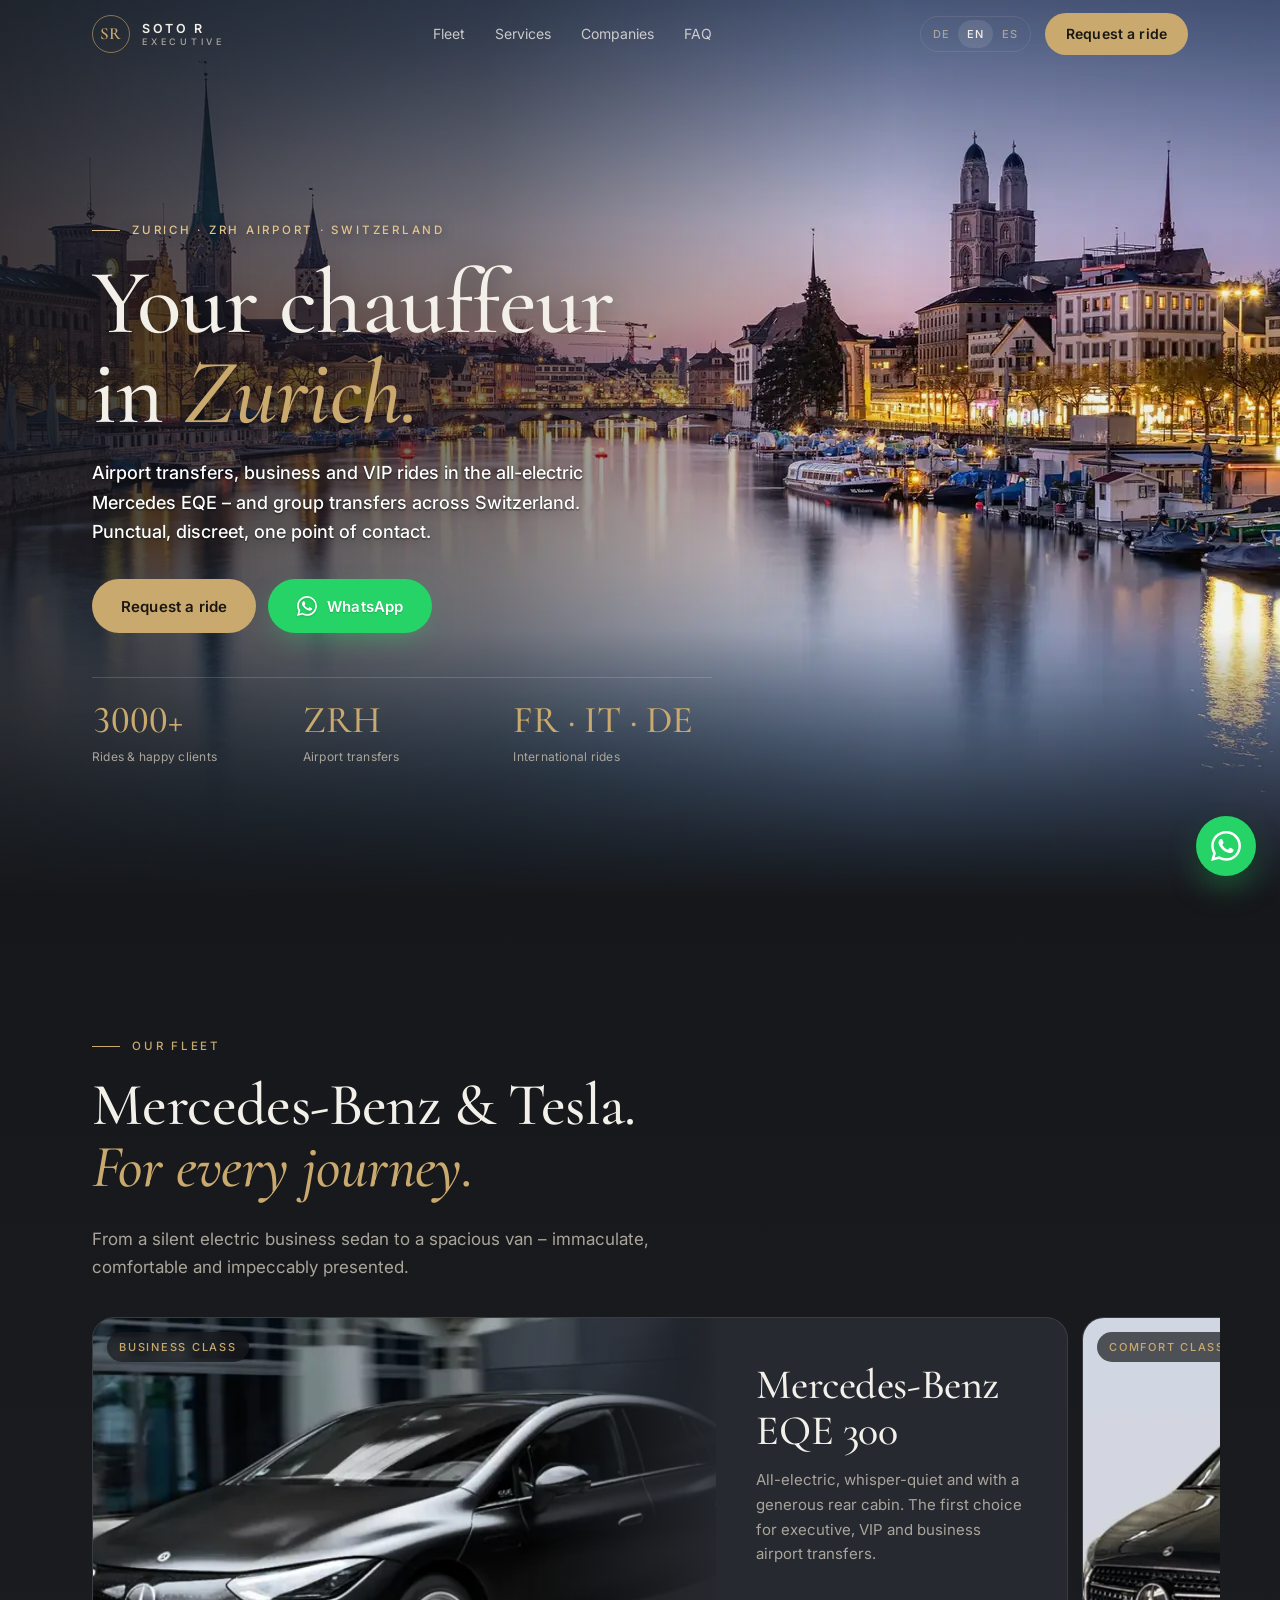
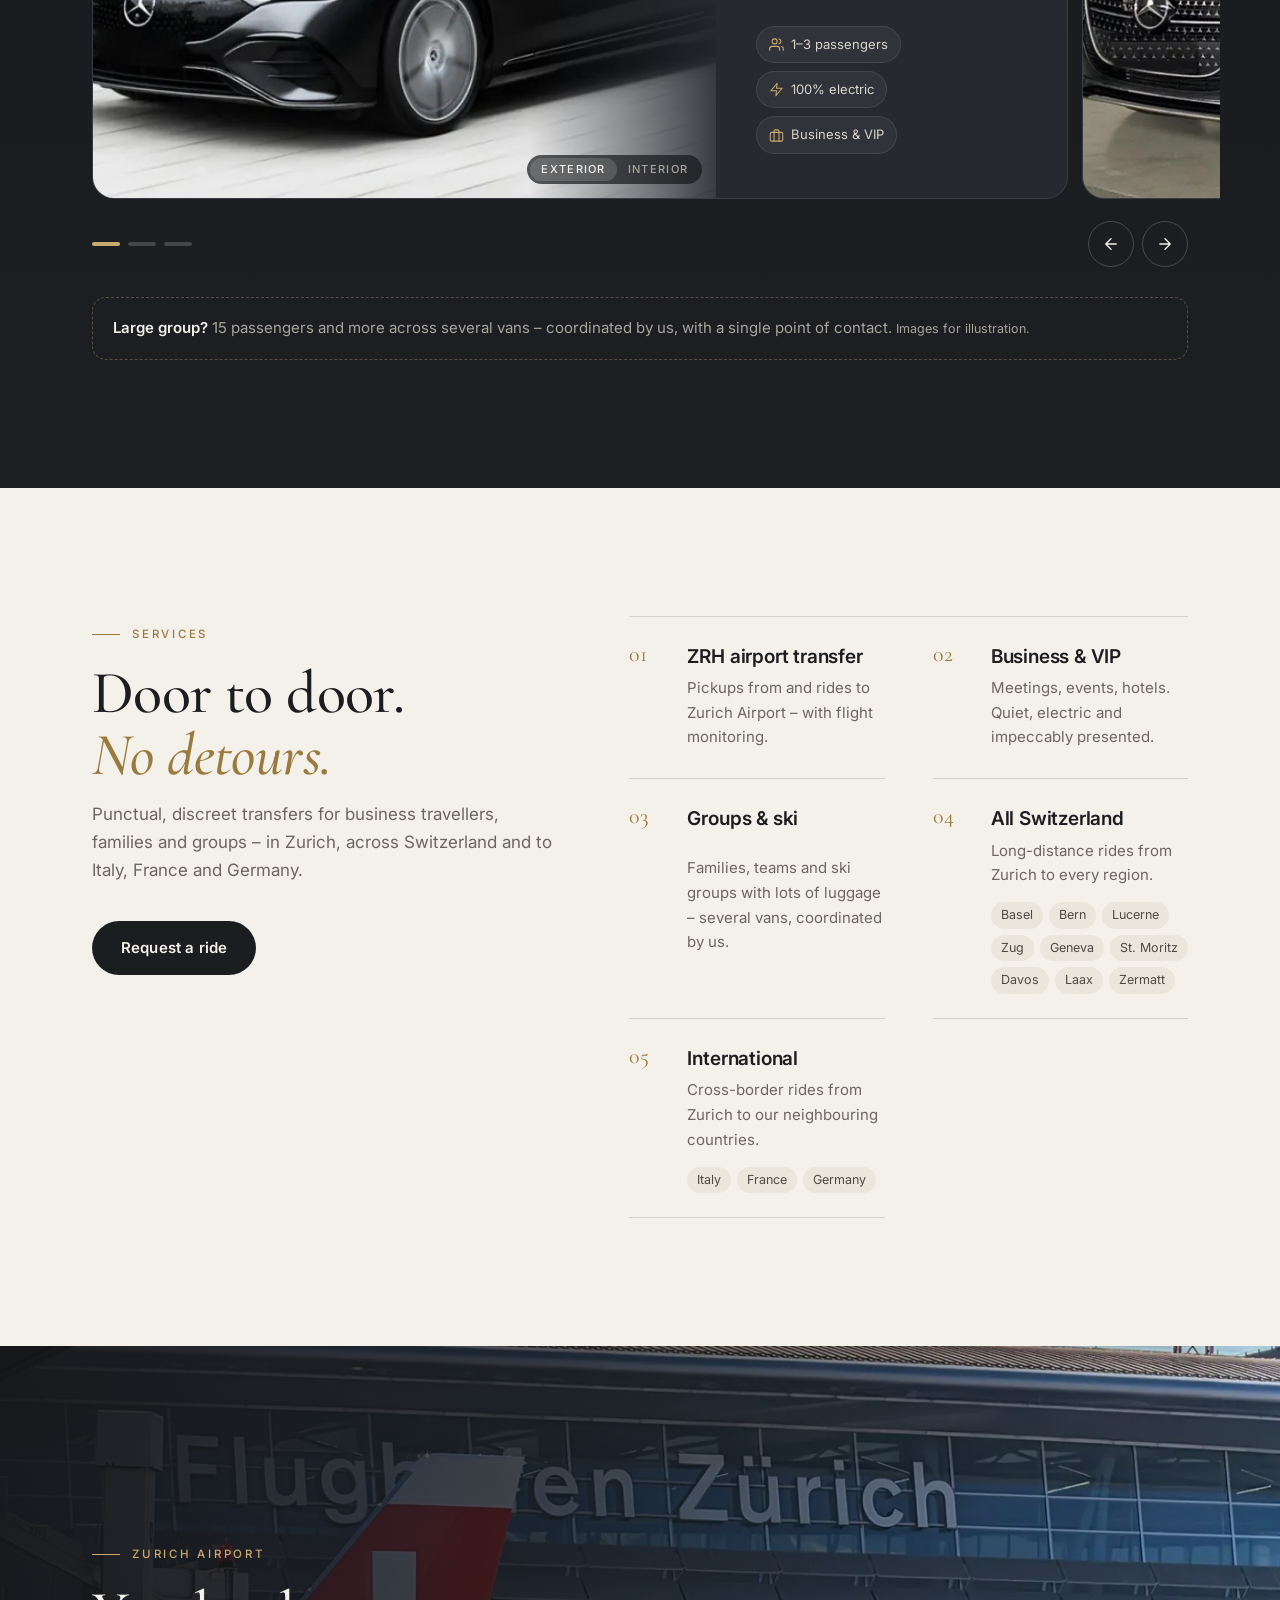
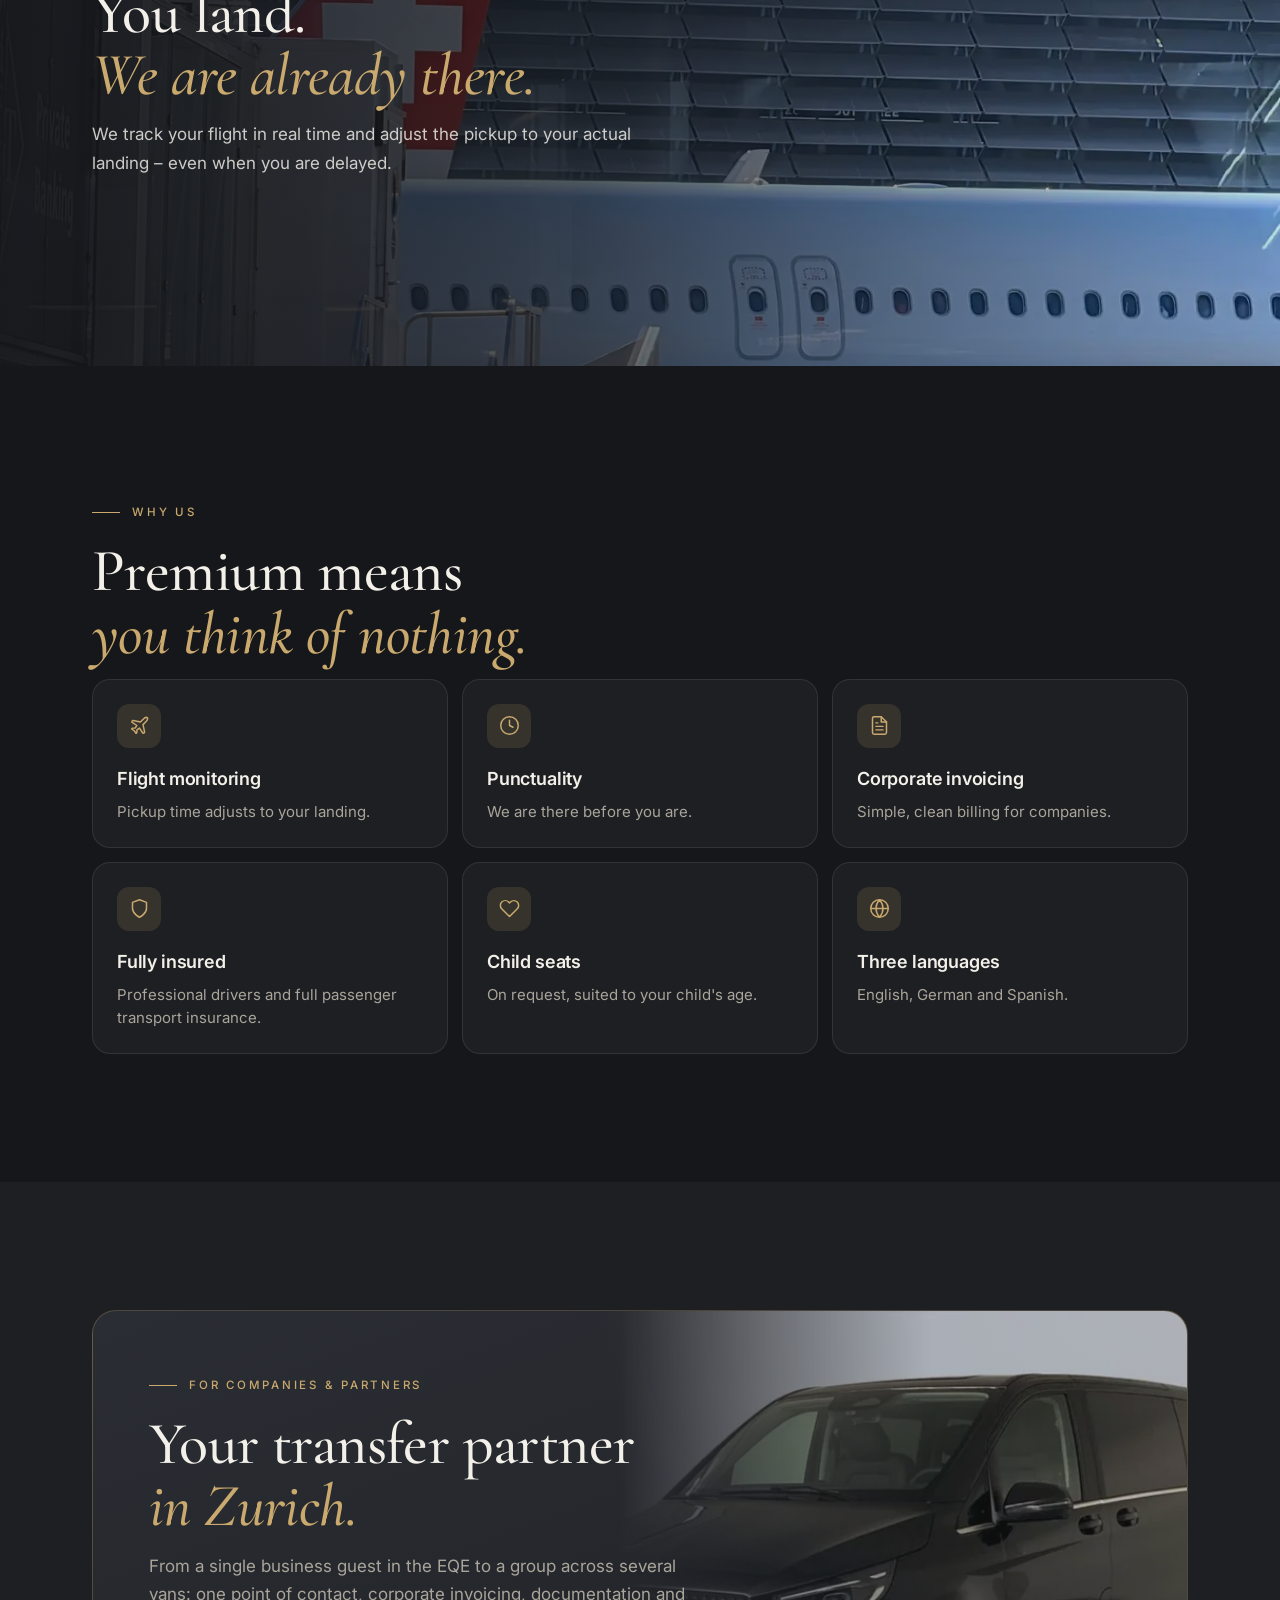
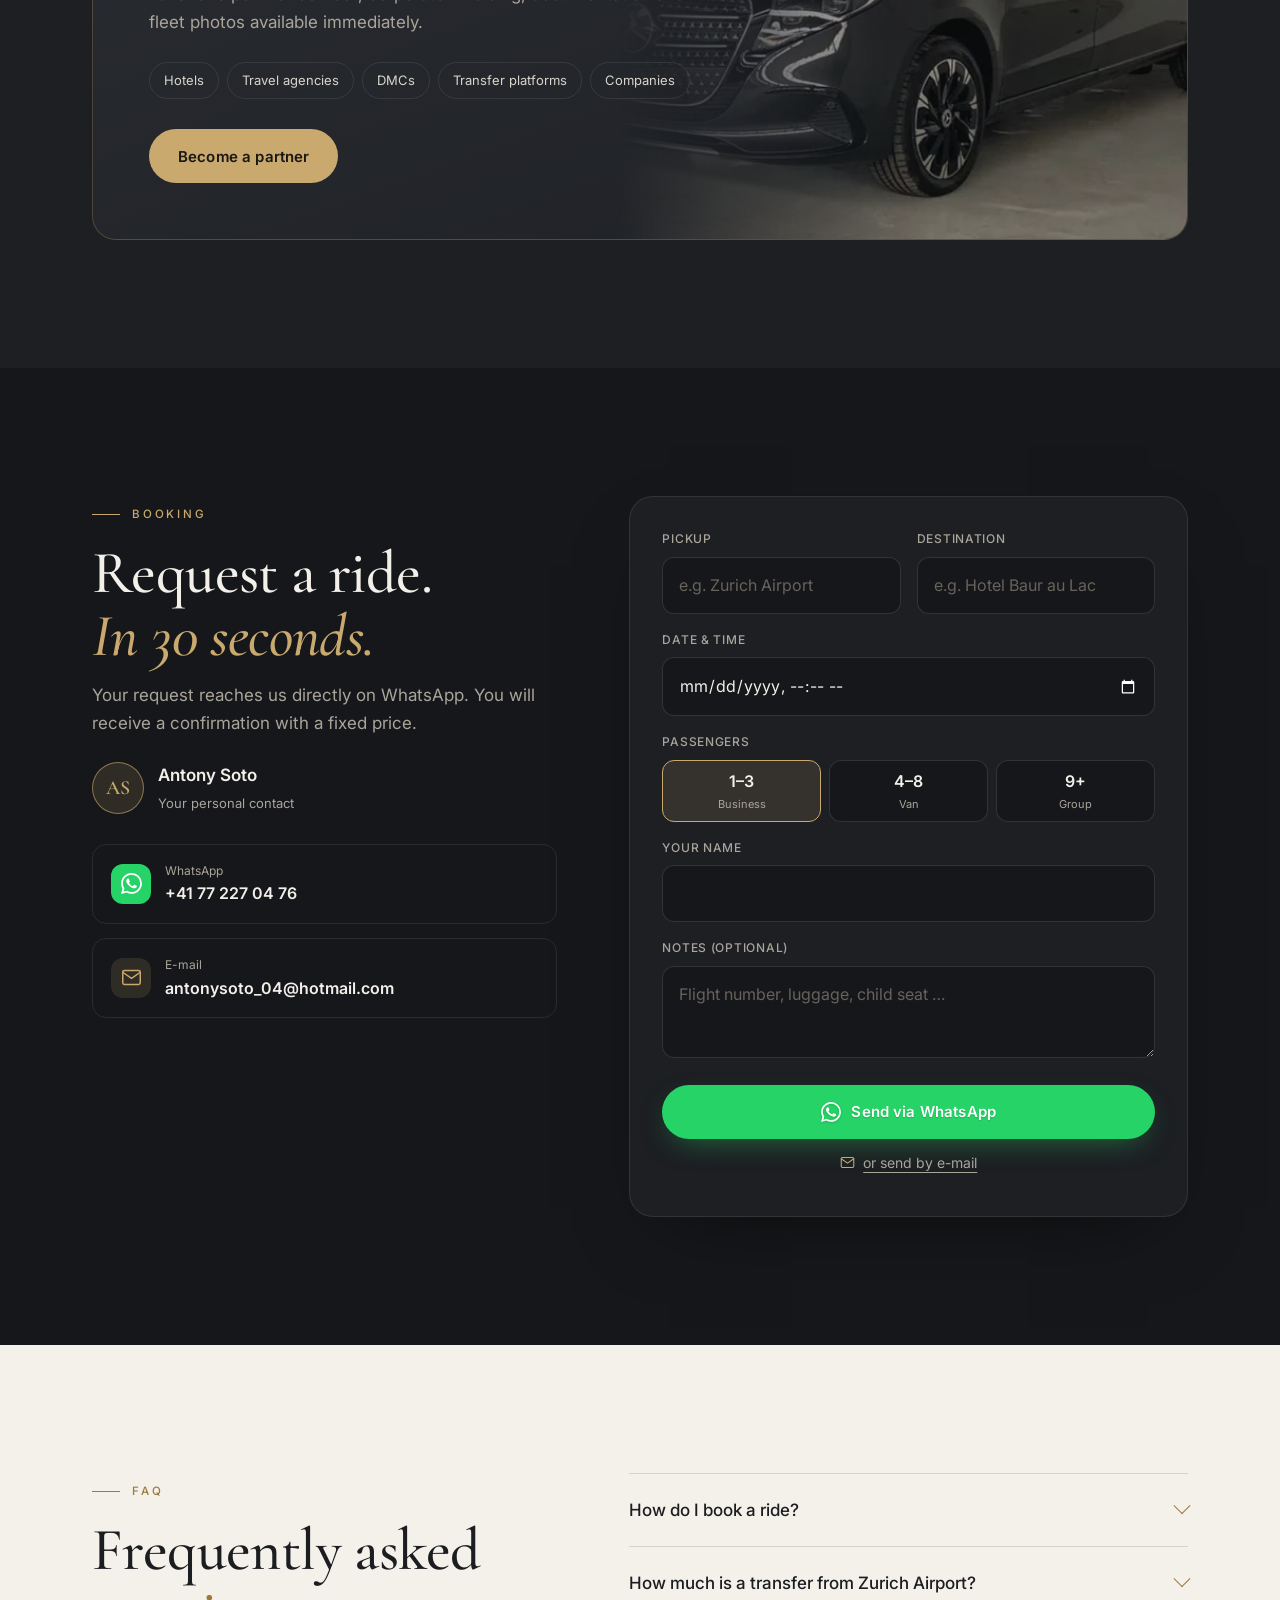
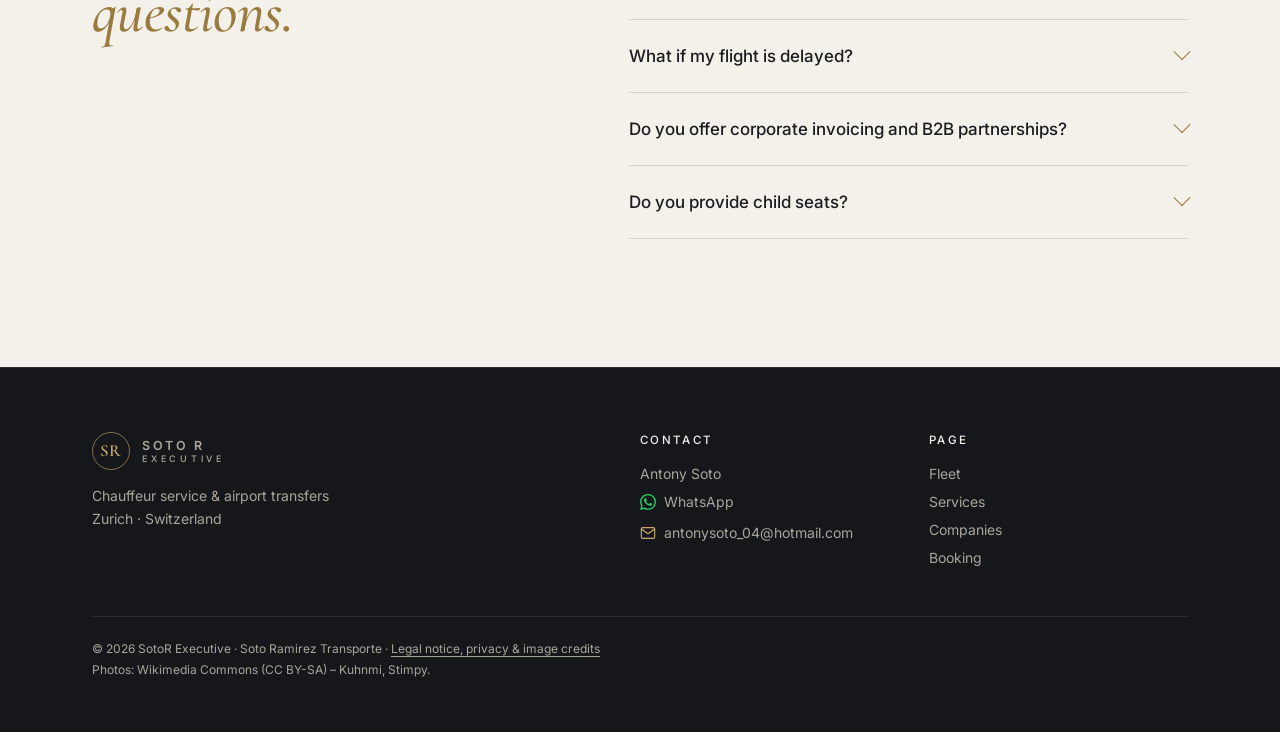
<file: index.html>
<!doctype html>
<html lang="en">
<head>
<meta charset="utf-8">
<meta name="viewport" content="width=device-width, initial-scale=1, viewport-fit=cover">
<title>Chauffeur &amp; Airport Transfer Zurich | SotoR Executive</title>
<meta name="description" content="Premium chauffeur in Zurich: ZRH airport transfers, business &amp; VIP rides in the electric Mercedes EQE, group transfers by V-Class. Switzerland &amp; abroad.">
<meta name="theme-color" content="#16171a">
<link rel="canonical" href="https://sotorexecutive.ch/">
<link rel="alternate" hreflang="en" href="https://sotorexecutive.ch/">
<link rel="alternate" hreflang="de" href="https://sotorexecutive.ch/de/">
<link rel="alternate" hreflang="es" href="https://sotorexecutive.ch/es/">
<link rel="alternate" hreflang="x-default" href="https://sotorexecutive.ch/">
<meta property="og:type" content="website">
<meta property="og:locale" content="en_GB">
<meta property="og:site_name" content="SotoR Executive">
<meta property="og:title" content="Chauffeur &amp; Airport Transfer Zurich">
<meta property="og:description" content="Business, VIP and group transfers from Zurich and ZRH airport – across Switzerland.">
<meta property="og:url" content="https://sotorexecutive.ch/">
<meta property="og:image" content="https://sotorexecutive.ch/assets/img/og.jpg">
<meta name="twitter:card" content="summary_large_image">
<link rel="icon" href="assets/favicon.svg" type="image/svg+xml">
<link rel="preload" as="image" href="assets/img/zurich-1200.webp" imagesrcset="assets/img/zurich-1200.webp 1200w, assets/img/zurich-1600.webp 1600w, assets/img/zurich-2000.webp 2000w" imagesizes="100vw">
<link rel="preconnect" href="https://fonts.googleapis.com">
<link rel="preconnect" href="https://fonts.gstatic.com" crossorigin>
<link rel="stylesheet" href="https://fonts.googleapis.com/css2?family=Cormorant+Garamond:ital,wght@0,500;0,600;1,500&family=Inter:wght@400;500;600&display=swap" media="print" onload="this.media='all'">
<noscript><link rel="stylesheet" href="https://fonts.googleapis.com/css2?family=Cormorant+Garamond:ital,wght@0,500;0,600;1,500&family=Inter:wght@400;500;600&display=swap"></noscript>
<link rel="stylesheet" href="assets/styles.css?v=4">
<script>document.documentElement.classList.add('js')</script>
<script type="application/ld+json">
{
  "@context": "https://schema.org",
  "@graph": [
    {
      "@type": "LocalBusiness",
      "@id": "https://sotorexecutive.ch/#business",
      "name": "SotoR Executive",
      "legalName": "Soto Ramirez Transporte",
      "description": "Premium chauffeur service and airport transfers in Zurich and across Switzerland.",
      "url": "https://sotorexecutive.ch/",
      "telephone": "+41772270476",
      "email": "antonysoto_04@hotmail.com",
      "image": "https://sotorexecutive.ch/assets/img/og.jpg",
      "address": {"@type": "PostalAddress", "addressLocality": "Zürich", "addressRegion": "ZH", "addressCountry": "CH"},
      "geo": {"@type": "GeoCoordinates", "latitude": 47.3769, "longitude": 8.5417},
      "areaServed": [
        {"@type": "City", "name": "Zürich"},
        {"@type": "Airport", "name": "Zurich Airport", "iataCode": "ZRH"},
        {"@type": "Country", "name": "Switzerland"},
        {"@type": "Country", "name": "Italy"},
        {"@type": "Country", "name": "France"},
        {"@type": "Country", "name": "Germany"}
      ],
      "knowsLanguage": ["de", "en", "es"],
      "hasOfferCatalog": {
        "@type": "OfferCatalog",
        "name": "Transfer services",
        "itemListElement": [
          {"@type": "Offer", "itemOffered": {"@type": "Service", "name": "Zurich Airport transfer (ZRH)"}},
          {"@type": "Offer", "itemOffered": {"@type": "Service", "name": "Business & VIP chauffeur service"}},
          {"@type": "Offer", "itemOffered": {"@type": "Service", "name": "Group and ski transfers"}},
          {"@type": "Offer", "itemOffered": {"@type": "Service", "name": "Long-distance rides across Switzerland"}},
          {"@type": "Offer", "itemOffered": {"@type": "Service", "name": "International rides to Italy, France and Germany"}}
        ]
      }
    },
    {
      "@type": "FAQPage",
      "mainEntity": [
        {"@type": "Question", "name": "How do I book a ride?", "acceptedAnswer": {"@type": "Answer", "text": "Fill in the request form or message us directly on WhatsApp. You will receive a confirmation with a fixed price."}},
        {"@type": "Question", "name": "How much is a transfer from Zurich Airport?", "acceptedAnswer": {"@type": "Answer", "text": "The price depends on route, vehicle and time. Send us your pickup and destination and you will receive a binding quote in advance."}},
        {"@type": "Question", "name": "What if my flight is delayed?", "acceptedAnswer": {"@type": "Answer", "text": "We monitor your flight and adjust the pickup time to your actual landing."}},
        {"@type": "Question", "name": "Do you offer corporate invoicing and B2B partnerships?", "acceptedAnswer": {"@type": "Answer", "text": "Yes. Companies, hotels, travel agencies and DMCs get corporate invoicing and a dedicated point of contact."}},
        {"@type": "Question", "name": "Do you provide child seats?", "acceptedAnswer": {"@type": "Answer", "text": "Yes, on request. Please include the child's age in your request."}}
      ]
    }
  ]
}
</script>
</head>
<body>
<svg width="0" height="0" style="position:absolute" aria-hidden="true">
  <defs>
    <symbol id="i-wa" viewBox="0 0 24 24" fill="currentColor"><path d="M17.472 14.382c-.297-.149-1.758-.867-2.03-.967-.273-.099-.471-.148-.67.15-.197.297-.767.966-.94 1.164-.173.199-.347.223-.644.075-.297-.15-1.255-.463-2.39-1.475-.883-.788-1.48-1.761-1.653-2.059-.173-.297-.018-.458.13-.606.134-.133.298-.347.446-.52.149-.174.198-.298.298-.497.099-.198.05-.371-.025-.52-.075-.149-.669-1.612-.916-2.207-.242-.579-.487-.5-.669-.51-.173-.008-.371-.01-.57-.01-.198 0-.52.074-.792.372-.272.297-1.04 1.016-1.04 2.479 0 1.462 1.065 2.875 1.213 3.074.149.198 2.096 3.2 5.077 4.487.709.306 1.262.489 1.694.625.712.227 1.36.195 1.871.118.571-.085 1.758-.719 2.006-1.413.248-.694.248-1.289.173-1.413-.074-.124-.272-.198-.57-.347m-5.421 7.403h-.004a9.87 9.87 0 01-5.031-1.378l-.361-.214-3.741.982.998-3.648-.235-.374a9.86 9.86 0 01-1.51-5.26c.001-5.45 4.436-9.884 9.888-9.884 2.64 0 5.122 1.03 6.988 2.898a9.825 9.825 0 012.893 6.994c-.003 5.45-4.437 9.884-9.885 9.884m8.413-18.297A11.815 11.815 0 0012.05 0C5.495 0 .16 5.335.157 11.892c0 2.096.547 4.142 1.588 5.945L.057 24l6.305-1.654a11.882 11.882 0 005.683 1.448h.005c6.554 0 11.89-5.335 11.893-11.893a11.821 11.821 0 00-3.48-8.413Z"/></symbol>
    <symbol id="i-mail" viewBox="0 0 24 24" fill="none" stroke="currentColor" stroke-width="1.7" stroke-linecap="round" stroke-linejoin="round"><rect x="2" y="4" width="20" height="16" rx="2"/><path d="m22 6-10 7L2 6"/></symbol>
    <symbol id="i-left" viewBox="0 0 24 24" fill="none" stroke="currentColor" stroke-width="1.7" stroke-linecap="round" stroke-linejoin="round"><path d="M19 12H5M12 19l-7-7 7-7"/></symbol>
    <symbol id="i-right" viewBox="0 0 24 24" fill="none" stroke="currentColor" stroke-width="1.7" stroke-linecap="round" stroke-linejoin="round"><path d="M5 12h14M12 5l7 7-7 7"/></symbol>
    <symbol id="i-users" viewBox="0 0 24 24" fill="none" stroke="currentColor" stroke-width="1.7" stroke-linecap="round" stroke-linejoin="round"><path d="M17 21v-2a4 4 0 0 0-4-4H5a4 4 0 0 0-4 4v2"/><circle cx="9" cy="7" r="4"/><path d="M23 21v-2a4 4 0 0 0-3-3.87M16 3.13a4 4 0 0 1 0 7.75"/></symbol>
    <symbol id="i-bolt" viewBox="0 0 24 24" fill="none" stroke="currentColor" stroke-width="1.7" stroke-linecap="round" stroke-linejoin="round"><path d="M13 2 3 14h9l-1 8 10-12h-9l1-8z"/></symbol>
    <symbol id="i-case" viewBox="0 0 24 24" fill="none" stroke="currentColor" stroke-width="1.7" stroke-linecap="round" stroke-linejoin="round"><rect x="2" y="7" width="20" height="14" rx="2"/><path d="M16 21V5a2 2 0 0 0-2-2h-4a2 2 0 0 0-2 2v16"/></symbol>
    <symbol id="i-plane" viewBox="0 0 24 24" fill="none" stroke="currentColor" stroke-width="1.7" stroke-linecap="round" stroke-linejoin="round"><path d="M17.8 19.2 16 11l3.5-3.5C21 6 21.5 4 21 3c-1-.5-3 0-4.5 1.5L13 8 4.8 6.2c-.5-.1-.9.1-1.1.5l-.3.5c-.2.5-.1 1 .3 1.3L9 12l-2 3H4l-1 1 3 2 2 3 1-1v-3l3-2 3.5 5.3c.3.4.8.5 1.3.3l.5-.2c.4-.3.6-.7.5-1.2z"/></symbol>
    <symbol id="i-clock" viewBox="0 0 24 24" fill="none" stroke="currentColor" stroke-width="1.7" stroke-linecap="round" stroke-linejoin="round"><circle cx="12" cy="12" r="10"/><path d="M12 6v6l4 2"/></symbol>
    <symbol id="i-file" viewBox="0 0 24 24" fill="none" stroke="currentColor" stroke-width="1.7" stroke-linecap="round" stroke-linejoin="round"><path d="M14 2H6a2 2 0 0 0-2 2v16a2 2 0 0 0 2 2h12a2 2 0 0 0 2-2V8z"/><path d="M14 2v6h6M16 13H8M16 17H8M10 9H8"/></symbol>
    <symbol id="i-shield" viewBox="0 0 24 24" fill="none" stroke="currentColor" stroke-width="1.7" stroke-linecap="round" stroke-linejoin="round"><path d="M12 22s8-4 8-10V5l-8-3-8 3v7c0 6 8 10 8 10z"/></symbol>
    <symbol id="i-globe" viewBox="0 0 24 24" fill="none" stroke="currentColor" stroke-width="1.7" stroke-linecap="round" stroke-linejoin="round"><circle cx="12" cy="12" r="10"/><path d="M2 12h20M12 2a15.3 15.3 0 0 1 4 10 15.3 15.3 0 0 1-4 10 15.3 15.3 0 0 1-4-10 15.3 15.3 0 0 1 4-10z"/></symbol>
    <symbol id="i-heart" viewBox="0 0 24 24" fill="none" stroke="currentColor" stroke-width="1.7" stroke-linecap="round" stroke-linejoin="round"><path d="M20.84 4.61a5.5 5.5 0 0 0-7.78 0L12 5.67l-1.06-1.06a5.5 5.5 0 0 0-7.78 7.78l1.06 1.06L12 21.23l7.78-7.78 1.06-1.06a5.5 5.5 0 0 0 0-7.78z"/></symbol>
  </defs>
</svg>
<a class="skip" href="#main">Skip to content</a>

<header class="top">
  <div class="wrap">
    <a class="logo" href="./">
      <span class="logo-mark" translate="no" aria-hidden="true">SR</span>
      <span class="logo-text" translate="no">SOTO R<small>EXECUTIVE</small></span>
    </a>
    <ul class="menu">
      <li><a href="#fleet">Fleet</a></li>
      <li><a href="#services">Services</a></li>
      <li><a href="#partners">Companies</a></li>
      <li><a href="#faq">FAQ</a></li>
    </ul>
    <div class="top-right">
      <nav class="lang" aria-label="Language"><a href="de/" hreflang="de">DE</a><a href="./" aria-current="page" hreflang="en">EN</a><a href="es/" hreflang="es">ES</a></nav>
      <a class="btn btn-gold btn-sm" href="#book">Request a ride</a>
    </div>
  </div>
</header>

<main id="main">
  <div class="hero">
    <div class="hero-bg">
      <img src="assets/img/zurich-1200.webp" srcset="assets/img/zurich-1200.webp 1200w, assets/img/zurich-1600.webp 1600w, assets/img/zurich-2000.webp 2000w" sizes="100vw" alt="Zurich at blue hour with the Limmat river, Fraumünster and Grossmünster" fetchpriority="high">
    </div>
    <div class="wrap intro">
      <p class="eyebrow">Zurich · ZRH Airport · Switzerland</p>
      <h1>Your chauffeur<br>in <em>Zurich.</em></h1>
      <p class="lead">Airport transfers, business and VIP rides in the all-electric Mercedes EQE – and group transfers across Switzerland. Punctual, discreet, one point of contact.</p>
      <div class="cta">
        <a class="btn btn-gold" href="#book">Request a ride</a>
        <a class="btn btn-wa" href="https://wa.me/41772270476" target="_blank" rel="noopener"><svg><use href="#i-wa"/></svg>WhatsApp</a>
      </div>
      <!-- Key figures: example values – replace with real numbers before publishing (data-count) -->
      <ul class="hero-facts stats">
        <li><strong><span data-count="3000">3000</span>+</strong><span>Rides &amp; happy clients</span></li>
        <li><strong>ZRH</strong><span>Airport transfers</span></li>
        <li><strong translate="no">FR · IT · DE</strong><span>International rides</span></li>
      </ul>
    </div>
  </div>

  <section class="fleet" id="fleet" aria-labelledby="h-fleet">
    <div class="wrap">
      <div class="head-row reveal">
        <div>
          <p class="eyebrow">Our fleet</p>
          <h2 id="h-fleet">Mercedes-Benz &amp; Tesla.<br><em>For every journey.</em></h2>
        </div>
        <p class="sub">From a silent electric business sedan to a spacious van – immaculate, comfortable and impeccably presented.</p>
      </div>

      <div class="slider reveal" aria-roledescription="carousel" aria-label="Fleet">
        <div class="track">
          <article class="slide" aria-roledescription="slide" aria-label="1 / 3">
            <div class="slide-img gallery">
              <span class="badge">Business Class</span>
              <img src="assets/img/eqe-800.webp" srcset="assets/img/eqe-600.webp 600w, assets/img/eqe-800.webp 800w, assets/img/eqe-1200.webp 1200w" sizes="(min-width:980px) 700px, 90vw" alt="Black Mercedes-Benz EQE 300, all-electric business sedan" loading="lazy" width="1200" height="675">
              <img src="assets/img/eqe-interior-800.webp" srcset="assets/img/eqe-interior-600.webp 600w, assets/img/eqe-interior-800.webp 800w, assets/img/eqe-interior-1600.webp 1600w" sizes="(min-width:980px) 700px, 90vw" alt="Mercedes-Benz EQE interior with ambient lighting" loading="lazy" width="1600" height="1067">
              <div class="views" role="group" aria-label="View"><button type="button" aria-pressed="true">Exterior</button><button type="button" aria-pressed="false">Interior</button></div>
            </div>
            <div class="slide-body">
              <h3>Mercedes-Benz EQE 300</h3>
              <p>All-electric, whisper-quiet and with a generous rear cabin. The first choice for executive, VIP and business airport transfers.</p>
              <ul class="specs">
                <li><svg><use href="#i-users"/></svg>1–3 passengers</li>
                <li><svg><use href="#i-bolt"/></svg>100% electric</li>
                <li><svg><use href="#i-case"/></svg>Business &amp; VIP</li>
              </ul>
            </div>
          </article>
          <article class="slide" aria-roledescription="slide" aria-label="2 / 3">
            <div class="slide-img">
              <span class="badge">Comfort Class</span>
              <img src="assets/img/v-klasse-800.webp" srcset="assets/img/v-klasse-600.webp 600w, assets/img/v-klasse-800.webp 800w, assets/img/v-klasse-1024.webp 1024w" sizes="(min-width:980px) 700px, 90vw" alt="Black Mercedes-Benz V-Class" loading="lazy" width="1024" height="640">
            </div>
            <div class="slide-body">
              <h3>Mercedes V-Class</h3>
              <p>A generous cabin for families, groups and ski trips – with plenty of room for luggage and equipment.</p>
              <ul class="specs">
                <li><svg><use href="#i-users"/></svg>up to 7 passengers</li>
                <li><svg><use href="#i-case"/></svg>Lots of luggage</li>
                <li><svg><use href="#i-heart"/></svg>Family &amp; ski</li>
              </ul>
            </div>
          </article>
          <article class="slide" aria-roledescription="slide" aria-label="3 / 3">
            <div class="slide-img">
              <span class="badge">Business Class</span>
              <img src="assets/img/tesla-model-s-768.webp" alt="Black Tesla Model S" loading="lazy" width="768" height="510">
            </div>
            <div class="slide-body">
              <h3>Tesla Model S</h3>
              <p>All-electric sedan in black – quiet, spacious and modern. Ideal for business rides and longer journeys.</p>
              <ul class="specs">
                <li><svg><use href="#i-users"/></svg>1–3 passengers</li>
                <li><svg><use href="#i-bolt"/></svg>100% electric</li>
                <li><svg><use href="#i-case"/></svg>Business</li>
              </ul>
            </div>
          </article>
        </div>
        <div class="slider-ui">
          <div class="dots"></div>
          <div class="arrows">
            <button class="prev" type="button" aria-label="Previous vehicle"><svg><use href="#i-left"/></svg></button>
            <button class="next" type="button" aria-label="Next vehicle"><svg><use href="#i-right"/></svg></button>
          </div>
        </div>
      </div>

      <p class="fleet-note reveal"><strong>Large group?</strong> 15 passengers and more across several vans – coordinated by us, with a single point of contact. <small>Images for illustration.</small></p>
    </div>
  </section>

  <section class="light" id="services" aria-labelledby="h-services">
    <div class="wrap split">
      <div class="reveal">
        <p class="eyebrow">Services</p>
        <h2 id="h-services">Door to door.<br><em>No detours.</em></h2>
        <p class="sub">Punctual, discreet transfers for business travellers, families and groups – in Zurich, across Switzerland and to Italy, France and Germany.</p>
        <a class="btn btn-dark" href="#book">Request a ride</a>
      </div>
      <ul class="services reveal">
        <li><span class="n">01</span><h3>ZRH airport transfer</h3><p>Pickups from and rides to Zurich Airport – with flight monitoring.</p></li>
        <li><span class="n">02</span><h3>Business &amp; VIP</h3><p>Meetings, events, hotels. Quiet, electric and impeccably presented.</p></li>
        <li><span class="n">03</span><h3>Groups &amp; ski</h3><p>Families, teams and ski groups with lots of luggage – several vans, coordinated by us.</p></li>
        <li><span class="n">04</span><h3>All Switzerland</h3><p>Long-distance rides from Zurich to every region.</p>
          <p class="cities"><span>Basel</span><span>Bern</span><span>Lucerne</span><span>Zug</span><span>Geneva</span><span>St. Moritz</span><span>Davos</span><span>Laax</span><span>Zermatt</span></p></li>
        <li><span class="n">05</span><h3>International</h3><p>Cross-border rides from Zurich to our neighbouring countries.</p>
          <p class="cities"><span>Italy</span><span>France</span><span>Germany</span></p></li>
      </ul>
    </div>
  </section>

  <section class="band" aria-labelledby="h-airport">
    <div class="band-inner">
      <img src="assets/img/flughafen-800.webp" srcset="assets/img/flughafen-800.webp 800w, assets/img/flughafen-1400.webp 1400w, assets/img/flughafen-2000.webp 2000w" sizes="100vw" alt="Zurich Airport with a Swiss aircraft at the gate" loading="lazy">
      <div class="wrap reveal">
        <p class="eyebrow">Zurich Airport</p>
        <h2 id="h-airport">You land.<br><em>We are already there.</em></h2>
        <p class="sub">We track your flight in real time and adjust the pickup to your actual landing – even when you are delayed.</p>
      </div>
    </div>
  </section>

  <section aria-labelledby="h-why">
    <div class="wrap">
      <div class="head-row reveal">
        <div>
          <p class="eyebrow">Why us</p>
          <h2 id="h-why">Premium means<br><em>you think of nothing.</em></h2>
        </div>
      </div>
      <ul class="features">
        <li class="reveal"><span class="ico"><svg><use href="#i-plane"/></svg></span><h3>Flight monitoring</h3><p>Pickup time adjusts to your landing.</p></li>
        <li class="reveal"><span class="ico"><svg><use href="#i-clock"/></svg></span><h3>Punctuality</h3><p>We are there before you are.</p></li>
        <li class="reveal"><span class="ico"><svg><use href="#i-file"/></svg></span><h3>Corporate invoicing</h3><p>Simple, clean billing for companies.</p></li>
        <li class="reveal"><span class="ico"><svg><use href="#i-shield"/></svg></span><h3>Fully insured</h3><p>Professional drivers and full passenger transport insurance.</p></li>
        <li class="reveal"><span class="ico"><svg><use href="#i-heart"/></svg></span><h3>Child seats</h3><p>On request, suited to your child's age.</p></li>
        <li class="reveal"><span class="ico"><svg><use href="#i-globe"/></svg></span><h3>Three languages</h3><p>English, German and Spanish.</p></li>
      </ul>
    </div>
  </section>

  <section class="b2b" id="partners" aria-labelledby="h-b2b">
    <div class="wrap">
      <div class="b2b-card reveal">
        <img class="b2b-img" src="assets/img/v-klasse-800.webp" srcset="assets/img/v-klasse-600.webp 600w, assets/img/v-klasse-800.webp 800w, assets/img/v-klasse-1024.webp 1024w" sizes="52vw" alt="" loading="lazy">
        <p class="eyebrow">For companies &amp; partners</p>
        <h2 id="h-b2b">Your transfer partner<br><em>in Zurich.</em></h2>
        <p class="sub">From a single business guest in the EQE to a group across several vans: one point of contact, corporate invoicing, documentation and fleet photos available immediately.</p>
        <ul class="b2b-list"><li>Hotels</li><li>Travel agencies</li><li>DMCs</li><li>Transfer platforms</li><li>Companies</li></ul>
        <a class="btn btn-gold" href="https://wa.me/41772270476?text=Hello%20Antony%2C%20I%20am%20interested%20in%20a%20B2B%20partnership." target="_blank" rel="noopener">Become a partner</a>
      </div>
    </div>
  </section>

  <section class="book" id="book" aria-labelledby="h-book">
    <div class="wrap split">
      <div class="reveal">
        <p class="eyebrow">Booking</p>
        <h2 id="h-book">Request a ride.<br><em>In 30 seconds.</em></h2>
        <p class="sub">Your request reaches us directly on WhatsApp. You will receive a confirmation with a fixed price.</p>
        <div class="person"><span class="avatar" translate="no">AS</span><span><strong translate="no">Antony Soto</strong><small>Your personal contact</small></span></div>
        <div class="book-aside">
          <a class="contact-line" href="https://wa.me/41772270476" target="_blank" rel="noopener"><span class="ico ico-wa"><svg><use href="#i-wa"/></svg></span><span><small>WhatsApp</small><strong>+41 77 227 04 76</strong></span></a>
          <a class="contact-line" href="mailto:antonysoto_04@hotmail.com"><span class="ico"><svg><use href="#i-mail"/></svg></span><span><small>E-mail</small><strong translate="no">antonysoto_04@hotmail.com</strong></span></a>
        </div>
      </div>
      <form id="booking" class="form reveal" data-intro="Hello Antony, I would like to request a ride:" data-subject="Ride request">
        <div class="field"><label for="f-from">Pickup</label><input id="f-from" name="from" data-label="Pickup" required placeholder="e.g. Zurich Airport"></div>
        <div class="field"><label for="f-to">Destination</label><input id="f-to" name="to" data-label="Destination" required placeholder="e.g. Hotel Baur au Lac"></div>
        <div class="field full"><label for="f-when">Date &amp; time</label><input id="f-when" name="when" data-label="Date" type="datetime-local" required></div>
        <fieldset class="full">
          <legend>Passengers</legend>
          <div class="pax">
            <input type="radio" id="p1" name="pax" value="1–3 (Business)" data-label="Passengers" checked><label for="p1">1–3<small>Business</small></label>
            <input type="radio" id="p2" name="pax" value="4–8 (Van)" data-label="Passengers"><label for="p2">4–8<small>Van</small></label>
            <input type="radio" id="p3" name="pax" value="9+ (several vans)" data-label="Passengers"><label for="p3">9+<small>Group</small></label>
          </div>
        </fieldset>
        <div class="field full"><label for="f-name">Your name</label><input id="f-name" name="name" data-label="Name" required autocomplete="name"></div>
        <div class="field full"><label for="f-notes">Notes (optional)</label><textarea id="f-notes" name="notes" data-label="Notes" rows="2" placeholder="Flight number, luggage, child seat …"></textarea></div>
        <div class="full actions">
          <button class="btn btn-wa" type="submit"><svg><use href="#i-wa"/></svg>Send via WhatsApp</button>
          <button class="link" type="button" id="by-mail"><svg width="15" height="15"><use href="#i-mail"/></svg>or send by e-mail</button>
        </div>
      </form>
    </div>
  </section>

  <section class="light" id="faq" aria-labelledby="h-faq">
    <div class="wrap split">
      <div class="reveal">
        <p class="eyebrow">FAQ</p>
        <h2 id="h-faq">Frequently asked<br><em>questions.</em></h2>
      </div>
      <div class="reveal">
        <details><summary>How do I book a ride?</summary><p>Fill in the request form or message us directly on WhatsApp. You will receive a confirmation with a fixed price.</p></details>
        <details><summary>How much is a transfer from Zurich Airport?</summary><p>The price depends on route, vehicle and time. Send us your pickup and destination and you will receive a binding quote in advance.</p></details>
        <details><summary>What if my flight is delayed?</summary><p>We monitor your flight and adjust the pickup time to your actual landing.</p></details>
        <details><summary>Do you offer corporate invoicing and B2B partnerships?</summary><p>Yes. Companies, hotels, travel agencies and DMCs get corporate invoicing and a dedicated point of contact.</p></details>
        <details><summary>Do you provide child seats?</summary><p>Yes, on request. Please include the child's age in your request.</p></details>
      </div>
    </div>
  </section>
</main>

<footer>
  <div class="wrap">
    <div class="foot">
      <div>
        <a class="logo" href="./"><span class="logo-mark" translate="no">SR</span><span class="logo-text" translate="no">SOTO R<small>EXECUTIVE</small></span></a>
        <p>Chauffeur service &amp; airport transfers<br>Zurich · Switzerland</p>
      </div>
      <div>
        <h2>Contact</h2>
        <ul>
          <li translate="no">Antony Soto</li>
          <li><a class="foot-wa" href="https://wa.me/41772270476" target="_blank" rel="noopener"><svg><use href="#i-wa"/></svg>WhatsApp</a></li>
          <li><a class="foot-mail" href="mailto:antonysoto_04@hotmail.com" translate="no"><svg width="16" height="16"><use href="#i-mail"/></svg>antonysoto_04@hotmail.com</a></li>
        </ul>
      </div>
      <div>
        <h2>Page</h2>
        <ul>
          <li><a href="#fleet">Fleet</a></li>
          <li><a href="#services">Services</a></li>
          <li><a href="#partners">Companies</a></li>
          <li><a href="#book">Booking</a></li>
        </ul>
      </div>
    </div>
    <p class="legal">© 2026 SotoR Executive · Soto Ramirez Transporte · <a href="impressum.html">Legal notice, privacy &amp; image credits</a><br>Photos: Wikimedia Commons (CC BY-SA) – Kuhnmi, Stimpy.</p>
  </div>
</footer>

<div class="bar">
  <a class="btn btn-gold" href="#book">Request a ride</a>
  <a class="btn btn-wa" href="https://wa.me/41772270476" target="_blank" rel="noopener"><svg><use href="#i-wa"/></svg>WhatsApp</a>
</div>
<a class="wa-float" href="https://wa.me/41772270476" target="_blank" rel="noopener" aria-label="WhatsApp"><svg><use href="#i-wa"/></svg></a>

<script src="assets/app.js" defer></script>
</body>
</html>
</file>
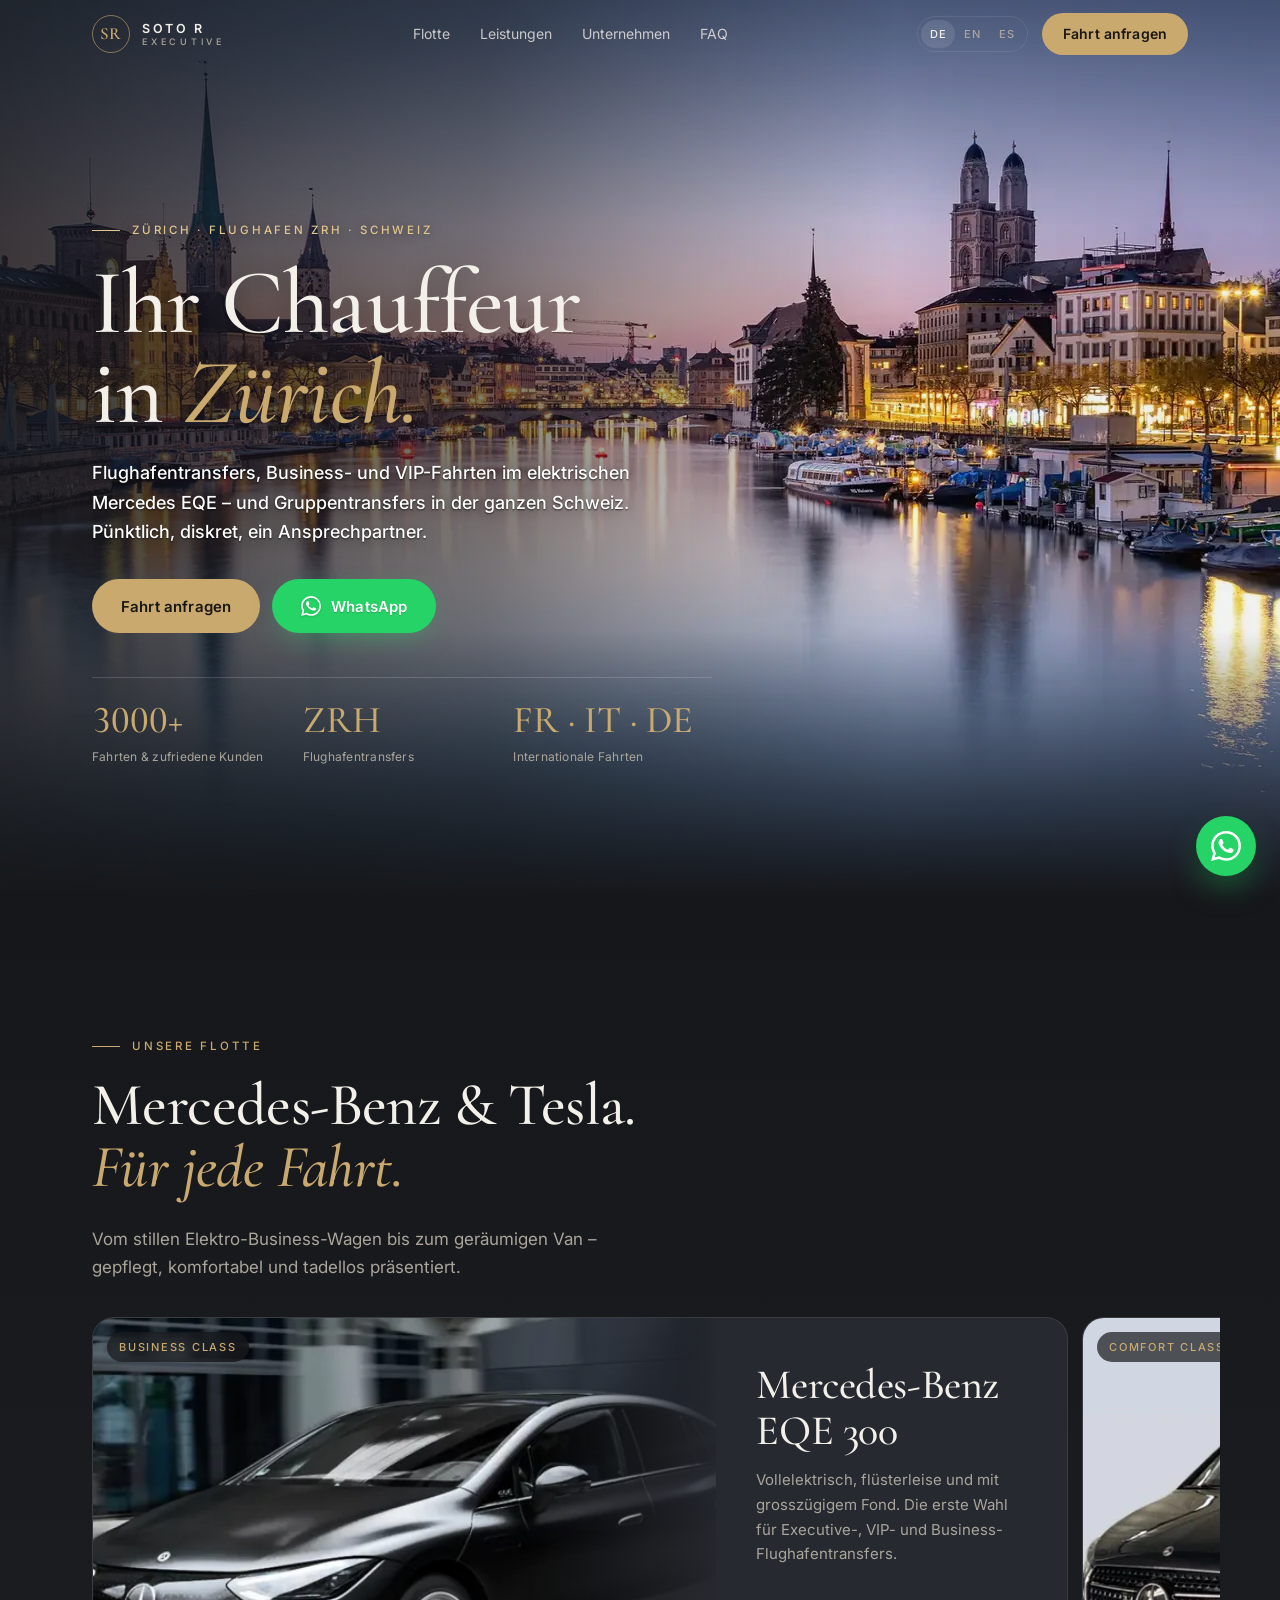
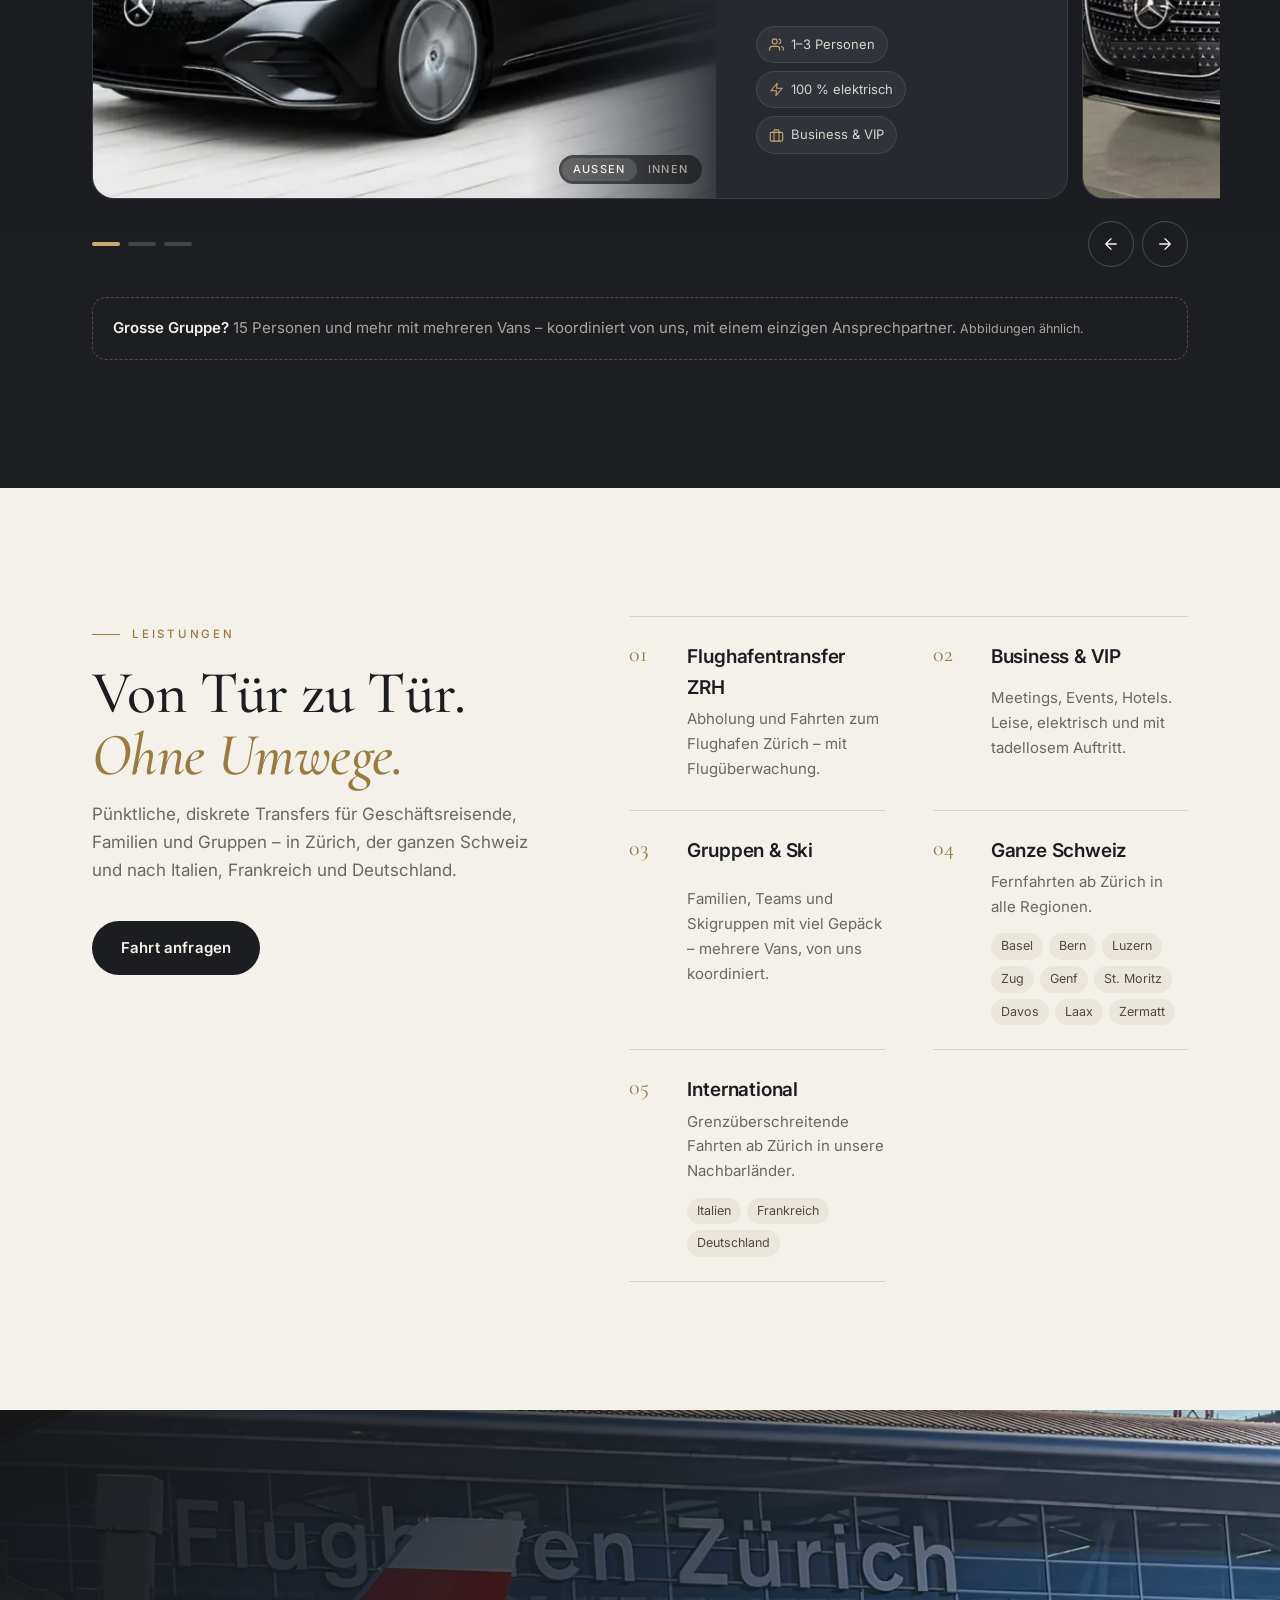
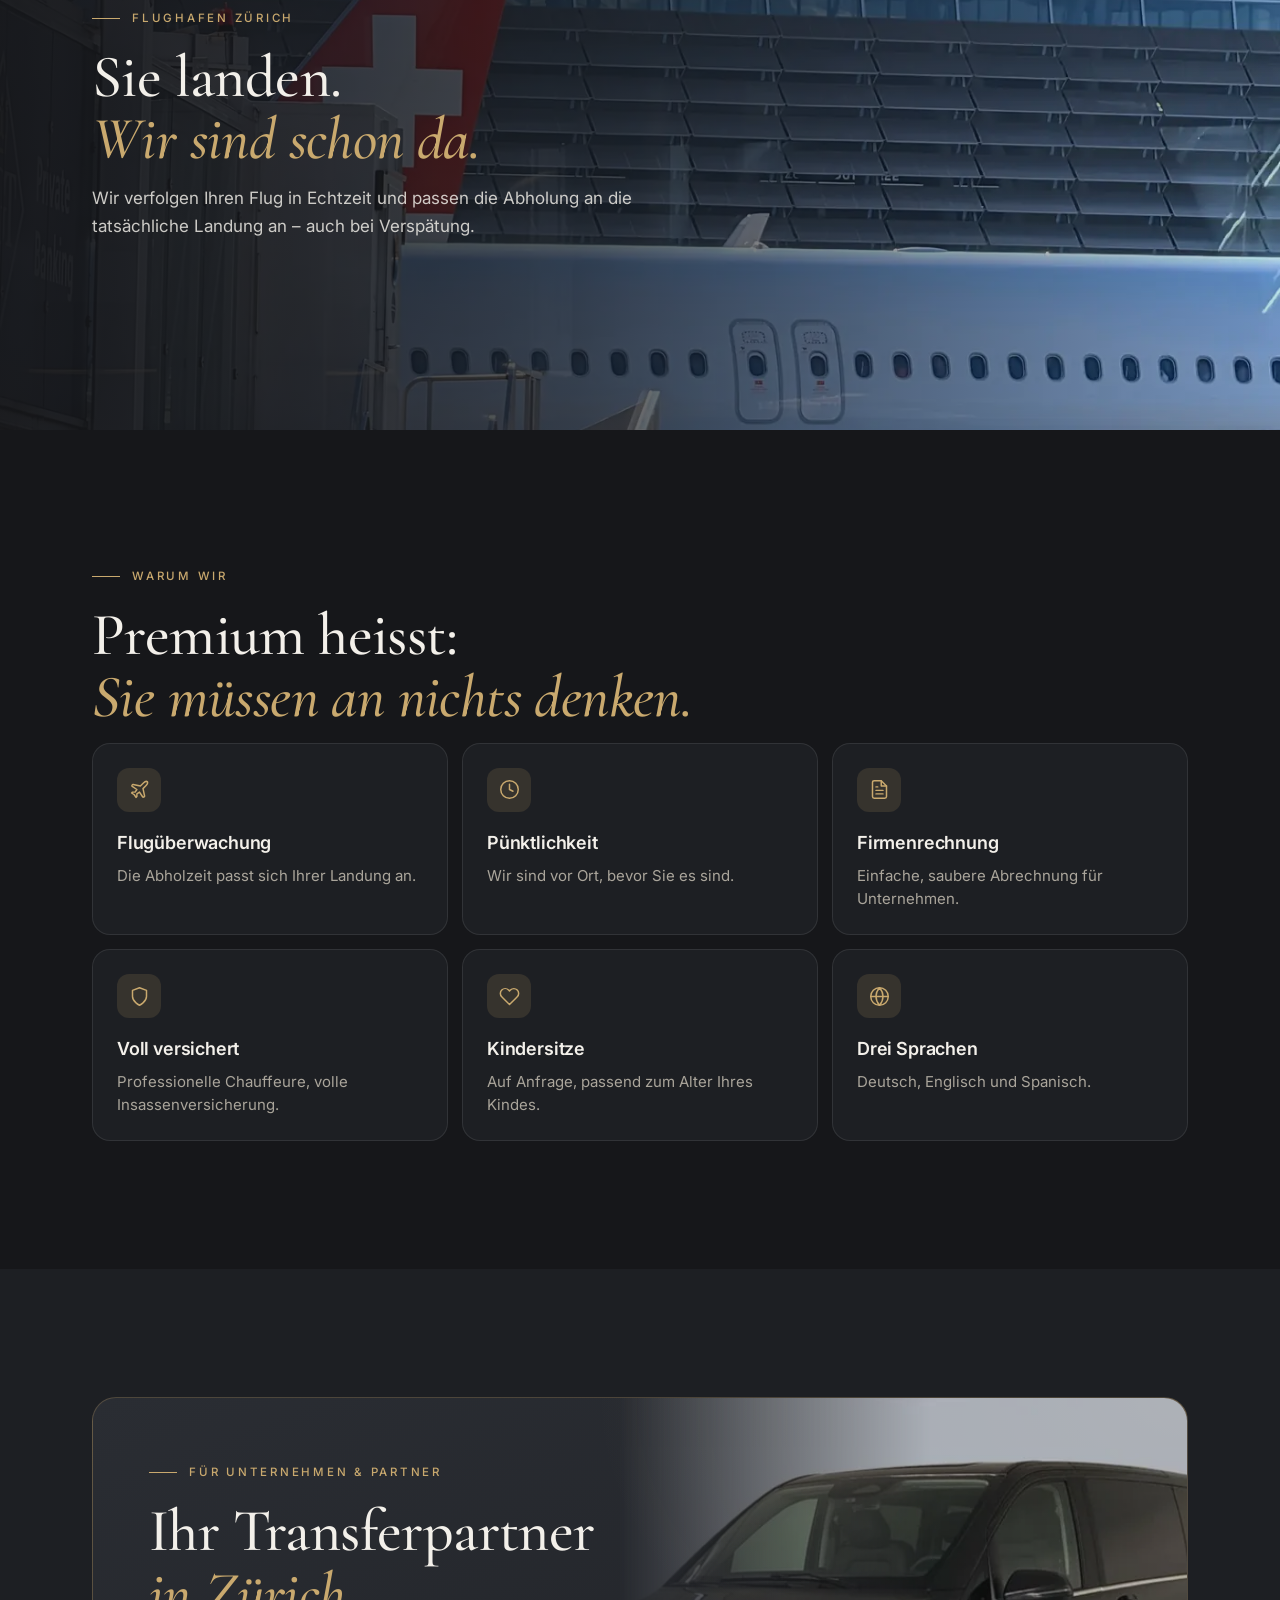
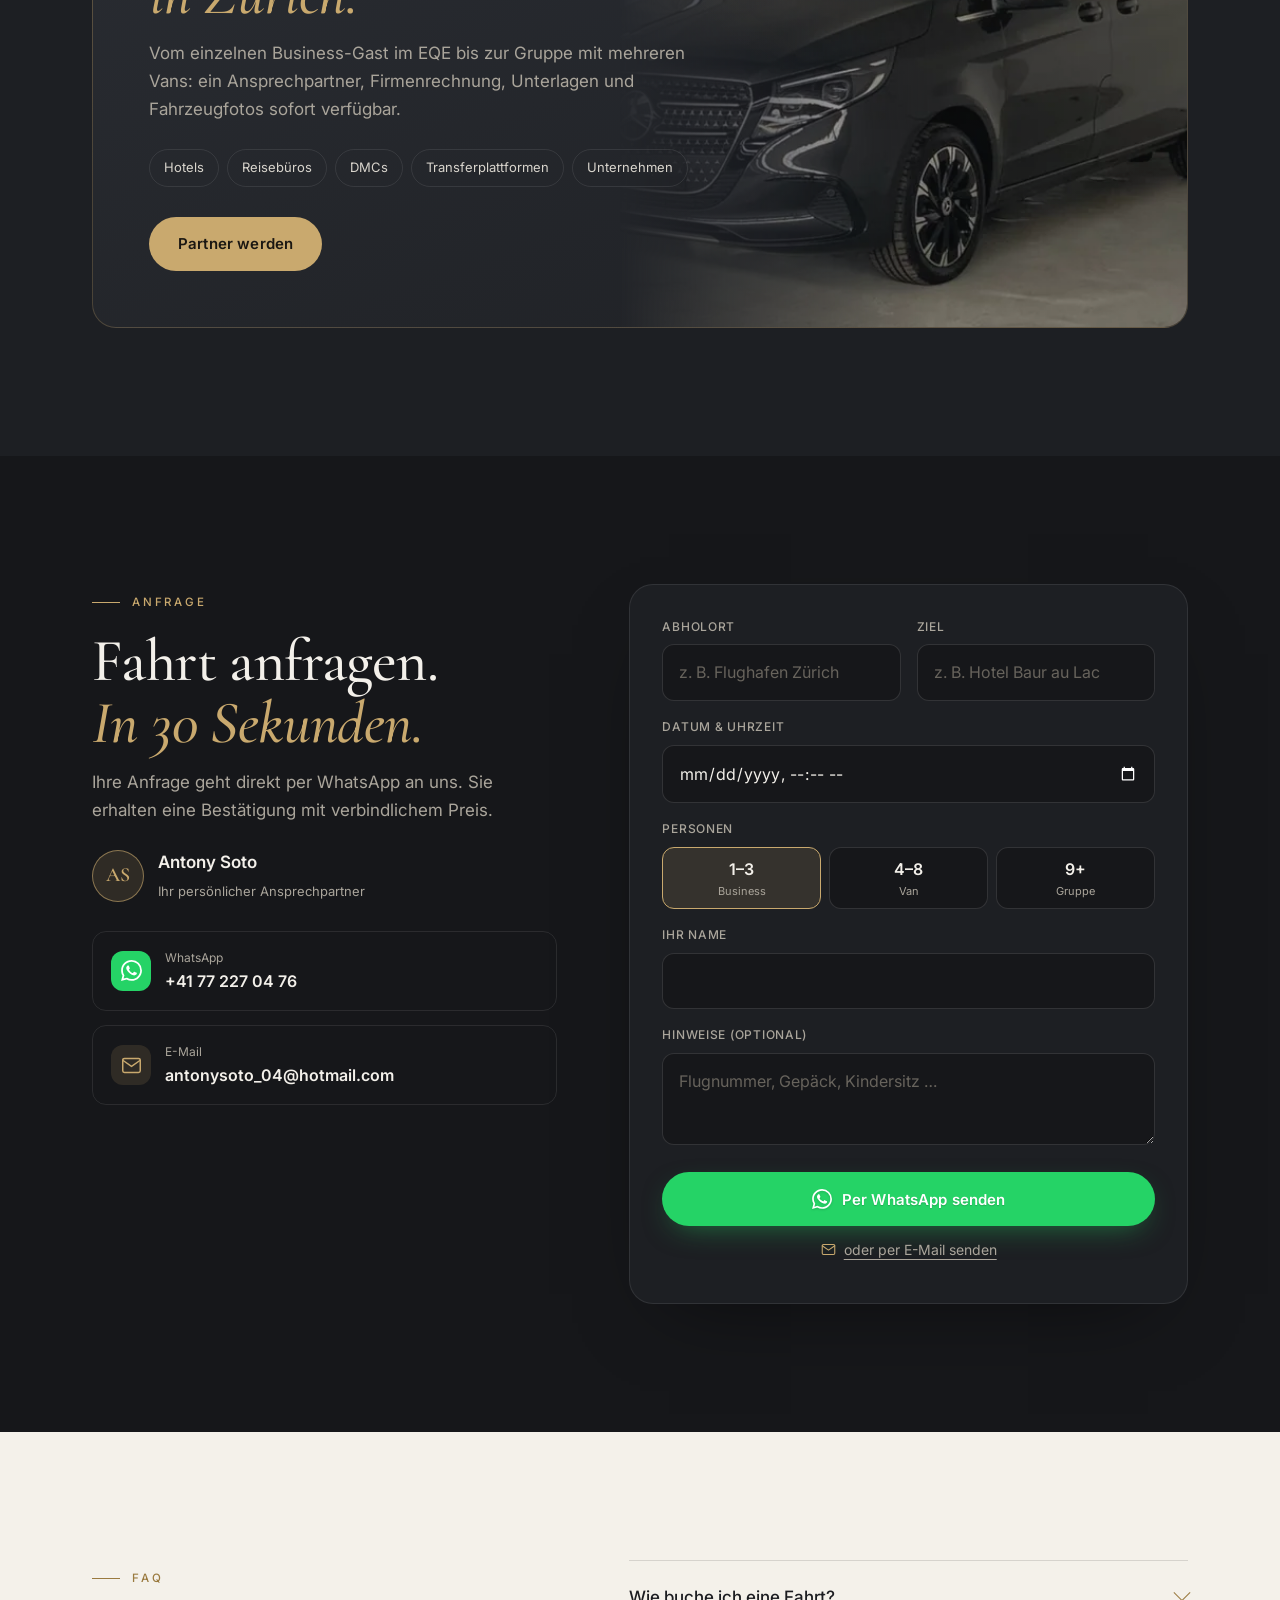
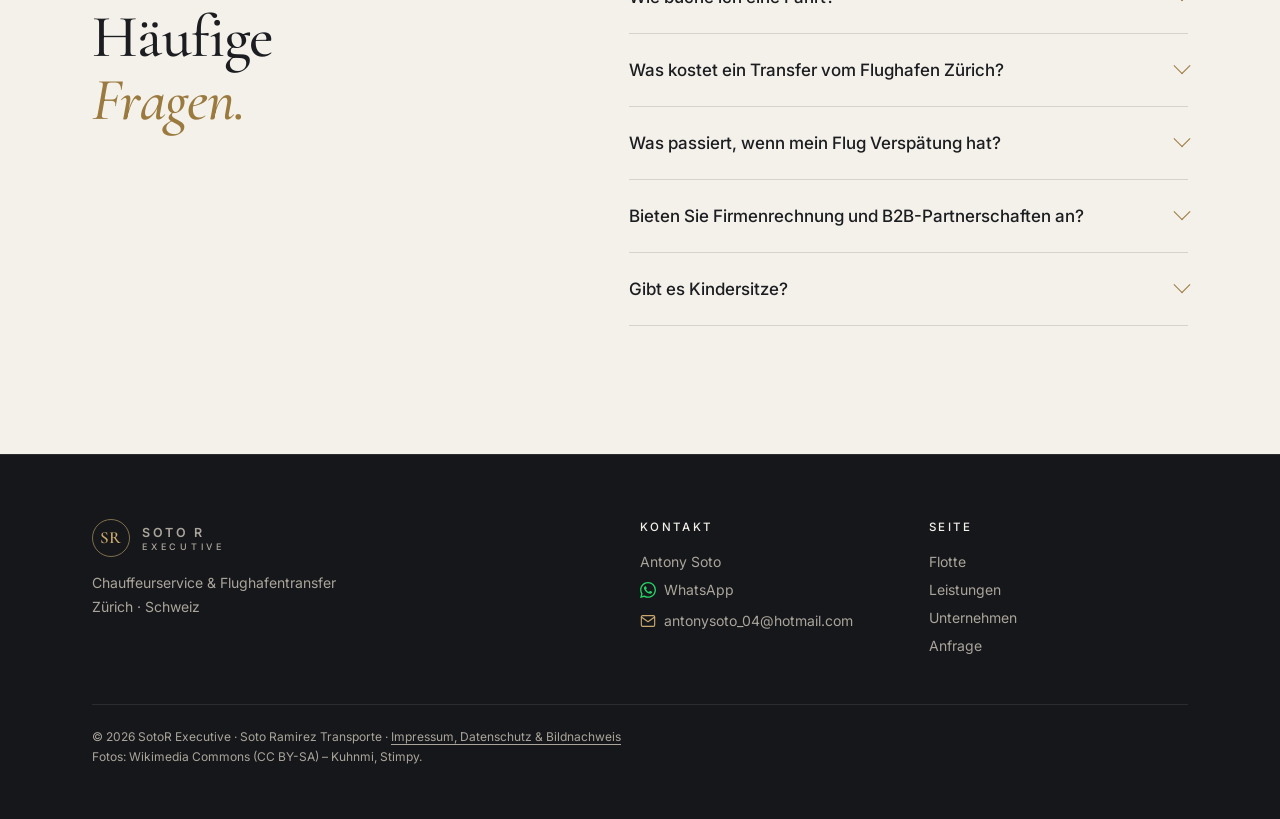
<file: de/index.html>
<!doctype html>
<html lang="de-CH">
<head>
<meta charset="utf-8">
<meta name="viewport" content="width=device-width, initial-scale=1, viewport-fit=cover">
<title>Chauffeur &amp; Flughafentransfer Zürich | SotoR Executive</title>
<meta name="description" content="Premium-Chauffeur in Zürich: Flughafentransfer ZRH, Business- &amp; VIP-Fahrten im elektrischen Mercedes EQE, Gruppentransfers mit V-Klasse. Schweiz &amp; Ausland.">
<meta name="theme-color" content="#16171a">
<link rel="canonical" href="https://sotorexecutive.ch/de/">
<link rel="alternate" hreflang="en" href="https://sotorexecutive.ch/">
<link rel="alternate" hreflang="de" href="https://sotorexecutive.ch/de/">
<link rel="alternate" hreflang="es" href="https://sotorexecutive.ch/es/">
<link rel="alternate" hreflang="x-default" href="https://sotorexecutive.ch/">
<meta property="og:type" content="website">
<meta property="og:locale" content="de_CH">
<meta property="og:site_name" content="SotoR Executive">
<meta property="og:title" content="Chauffeur &amp; Flughafentransfer Zürich">
<meta property="og:description" content="Business-, VIP- und Gruppentransfers ab Zürich und Flughafen ZRH – in der ganzen Schweiz.">
<meta property="og:url" content="https://sotorexecutive.ch/de/">
<meta property="og:image" content="https://sotorexecutive.ch/assets/img/og.jpg">
<meta name="twitter:card" content="summary_large_image">
<link rel="icon" href="../assets/favicon.svg" type="image/svg+xml">
<link rel="preload" as="image" href="../assets/img/zurich-1200.webp" imagesrcset="../assets/img/zurich-1200.webp 1200w, ../assets/img/zurich-1600.webp 1600w, ../assets/img/zurich-2000.webp 2000w" imagesizes="100vw">
<link rel="preconnect" href="https://fonts.googleapis.com">
<link rel="preconnect" href="https://fonts.gstatic.com" crossorigin>
<link rel="stylesheet" href="https://fonts.googleapis.com/css2?family=Cormorant+Garamond:ital,wght@0,500;0,600;1,500&family=Inter:wght@400;500;600&display=swap" media="print" onload="this.media='all'">
<noscript><link rel="stylesheet" href="https://fonts.googleapis.com/css2?family=Cormorant+Garamond:ital,wght@0,500;0,600;1,500&family=Inter:wght@400;500;600&display=swap"></noscript>
<link rel="stylesheet" href="../assets/styles.css?v=4">
<script>document.documentElement.classList.add('js')</script>
<script type="application/ld+json">
{
  "@context": "https://schema.org",
  "@graph": [
    {
      "@type": "LocalBusiness",
      "@id": "https://sotorexecutive.ch/#business",
      "name": "SotoR Executive",
      "legalName": "Soto Ramirez Transporte",
      "description": "Premium Chauffeurservice und Flughafentransfer in Zürich und der ganzen Schweiz.",
      "url": "https://sotorexecutive.ch/de/",
      "telephone": "+41772270476",
      "email": "antonysoto_04@hotmail.com",
      "image": "https://sotorexecutive.ch/assets/img/og.jpg",
      "address": {"@type": "PostalAddress", "addressLocality": "Zürich", "addressRegion": "ZH", "addressCountry": "CH"},
      "geo": {"@type": "GeoCoordinates", "latitude": 47.3769, "longitude": 8.5417},
      "areaServed": [
        {"@type": "City", "name": "Zürich"},
        {"@type": "Airport", "name": "Flughafen Zürich", "iataCode": "ZRH"},
        {"@type": "Country", "name": "Schweiz"},
        {"@type": "Country", "name": "Italien"},
        {"@type": "Country", "name": "Frankreich"},
        {"@type": "Country", "name": "Deutschland"}
      ],
      "knowsLanguage": ["de", "en", "es"],
      "hasOfferCatalog": {
        "@type": "OfferCatalog",
        "name": "Transferdienste",
        "itemListElement": [
          {"@type": "Offer", "itemOffered": {"@type": "Service", "name": "Flughafentransfer Zürich (ZRH)"}},
          {"@type": "Offer", "itemOffered": {"@type": "Service", "name": "Business- & VIP-Chauffeurservice"}},
          {"@type": "Offer", "itemOffered": {"@type": "Service", "name": "Gruppen- und Skitransfers"}},
          {"@type": "Offer", "itemOffered": {"@type": "Service", "name": "Fernfahrten in der ganzen Schweiz"}},
          {"@type": "Offer", "itemOffered": {"@type": "Service", "name": "Internationale Fahrten nach Italien, Frankreich und Deutschland"}}
        ]
      }
    },
    {
      "@type": "FAQPage",
      "mainEntity": [
        {"@type": "Question", "name": "Wie buche ich eine Fahrt?", "acceptedAnswer": {"@type": "Answer", "text": "Füllen Sie das Anfrageformular aus oder schreiben Sie uns direkt per WhatsApp. Sie erhalten eine Bestätigung mit verbindlichem Preis."}},
        {"@type": "Question", "name": "Was kostet ein Transfer vom Flughafen Zürich?", "acceptedAnswer": {"@type": "Answer", "text": "Der Preis hängt von Strecke, Fahrzeug und Uhrzeit ab. Senden Sie uns Abholort und Ziel – Sie erhalten vorab ein verbindliches Angebot."}},
        {"@type": "Question", "name": "Was passiert, wenn mein Flug Verspätung hat?", "acceptedAnswer": {"@type": "Answer", "text": "Wir überwachen Ihren Flug und passen die Abholzeit an die tatsächliche Landung an."}},
        {"@type": "Question", "name": "Bieten Sie Firmenrechnung und B2B-Partnerschaften an?", "acceptedAnswer": {"@type": "Answer", "text": "Ja. Unternehmen, Hotels, Reisebüros und Agenturen erhalten Firmenrechnung und einen festen Ansprechpartner."}},
        {"@type": "Question", "name": "Gibt es Kindersitze?", "acceptedAnswer": {"@type": "Answer", "text": "Ja, auf Anfrage. Bitte geben Sie das Alter des Kindes in Ihrer Anfrage an."}}
      ]
    }
  ]
}
</script>
</head>
<body>
<svg width="0" height="0" style="position:absolute" aria-hidden="true">
  <defs>
    <symbol id="i-wa" viewBox="0 0 24 24" fill="currentColor"><path d="M17.472 14.382c-.297-.149-1.758-.867-2.03-.967-.273-.099-.471-.148-.67.15-.197.297-.767.966-.94 1.164-.173.199-.347.223-.644.075-.297-.15-1.255-.463-2.39-1.475-.883-.788-1.48-1.761-1.653-2.059-.173-.297-.018-.458.13-.606.134-.133.298-.347.446-.52.149-.174.198-.298.298-.497.099-.198.05-.371-.025-.52-.075-.149-.669-1.612-.916-2.207-.242-.579-.487-.5-.669-.51-.173-.008-.371-.01-.57-.01-.198 0-.52.074-.792.372-.272.297-1.04 1.016-1.04 2.479 0 1.462 1.065 2.875 1.213 3.074.149.198 2.096 3.2 5.077 4.487.709.306 1.262.489 1.694.625.712.227 1.36.195 1.871.118.571-.085 1.758-.719 2.006-1.413.248-.694.248-1.289.173-1.413-.074-.124-.272-.198-.57-.347m-5.421 7.403h-.004a9.87 9.87 0 01-5.031-1.378l-.361-.214-3.741.982.998-3.648-.235-.374a9.86 9.86 0 01-1.51-5.26c.001-5.45 4.436-9.884 9.888-9.884 2.64 0 5.122 1.03 6.988 2.898a9.825 9.825 0 012.893 6.994c-.003 5.45-4.437 9.884-9.885 9.884m8.413-18.297A11.815 11.815 0 0012.05 0C5.495 0 .16 5.335.157 11.892c0 2.096.547 4.142 1.588 5.945L.057 24l6.305-1.654a11.882 11.882 0 005.683 1.448h.005c6.554 0 11.89-5.335 11.893-11.893a11.821 11.821 0 00-3.48-8.413Z"/></symbol>
    <symbol id="i-mail" viewBox="0 0 24 24" fill="none" stroke="currentColor" stroke-width="1.7" stroke-linecap="round" stroke-linejoin="round"><rect x="2" y="4" width="20" height="16" rx="2"/><path d="m22 6-10 7L2 6"/></symbol>
    <symbol id="i-left" viewBox="0 0 24 24" fill="none" stroke="currentColor" stroke-width="1.7" stroke-linecap="round" stroke-linejoin="round"><path d="M19 12H5M12 19l-7-7 7-7"/></symbol>
    <symbol id="i-right" viewBox="0 0 24 24" fill="none" stroke="currentColor" stroke-width="1.7" stroke-linecap="round" stroke-linejoin="round"><path d="M5 12h14M12 5l7 7-7 7"/></symbol>
    <symbol id="i-users" viewBox="0 0 24 24" fill="none" stroke="currentColor" stroke-width="1.7" stroke-linecap="round" stroke-linejoin="round"><path d="M17 21v-2a4 4 0 0 0-4-4H5a4 4 0 0 0-4 4v2"/><circle cx="9" cy="7" r="4"/><path d="M23 21v-2a4 4 0 0 0-3-3.87M16 3.13a4 4 0 0 1 0 7.75"/></symbol>
    <symbol id="i-bolt" viewBox="0 0 24 24" fill="none" stroke="currentColor" stroke-width="1.7" stroke-linecap="round" stroke-linejoin="round"><path d="M13 2 3 14h9l-1 8 10-12h-9l1-8z"/></symbol>
    <symbol id="i-case" viewBox="0 0 24 24" fill="none" stroke="currentColor" stroke-width="1.7" stroke-linecap="round" stroke-linejoin="round"><rect x="2" y="7" width="20" height="14" rx="2"/><path d="M16 21V5a2 2 0 0 0-2-2h-4a2 2 0 0 0-2 2v16"/></symbol>
    <symbol id="i-plane" viewBox="0 0 24 24" fill="none" stroke="currentColor" stroke-width="1.7" stroke-linecap="round" stroke-linejoin="round"><path d="M17.8 19.2 16 11l3.5-3.5C21 6 21.5 4 21 3c-1-.5-3 0-4.5 1.5L13 8 4.8 6.2c-.5-.1-.9.1-1.1.5l-.3.5c-.2.5-.1 1 .3 1.3L9 12l-2 3H4l-1 1 3 2 2 3 1-1v-3l3-2 3.5 5.3c.3.4.8.5 1.3.3l.5-.2c.4-.3.6-.7.5-1.2z"/></symbol>
    <symbol id="i-clock" viewBox="0 0 24 24" fill="none" stroke="currentColor" stroke-width="1.7" stroke-linecap="round" stroke-linejoin="round"><circle cx="12" cy="12" r="10"/><path d="M12 6v6l4 2"/></symbol>
    <symbol id="i-file" viewBox="0 0 24 24" fill="none" stroke="currentColor" stroke-width="1.7" stroke-linecap="round" stroke-linejoin="round"><path d="M14 2H6a2 2 0 0 0-2 2v16a2 2 0 0 0 2 2h12a2 2 0 0 0 2-2V8z"/><path d="M14 2v6h6M16 13H8M16 17H8M10 9H8"/></symbol>
    <symbol id="i-shield" viewBox="0 0 24 24" fill="none" stroke="currentColor" stroke-width="1.7" stroke-linecap="round" stroke-linejoin="round"><path d="M12 22s8-4 8-10V5l-8-3-8 3v7c0 6 8 10 8 10z"/></symbol>
    <symbol id="i-globe" viewBox="0 0 24 24" fill="none" stroke="currentColor" stroke-width="1.7" stroke-linecap="round" stroke-linejoin="round"><circle cx="12" cy="12" r="10"/><path d="M2 12h20M12 2a15.3 15.3 0 0 1 4 10 15.3 15.3 0 0 1-4 10 15.3 15.3 0 0 1-4-10 15.3 15.3 0 0 1 4-10z"/></symbol>
    <symbol id="i-heart" viewBox="0 0 24 24" fill="none" stroke="currentColor" stroke-width="1.7" stroke-linecap="round" stroke-linejoin="round"><path d="M20.84 4.61a5.5 5.5 0 0 0-7.78 0L12 5.67l-1.06-1.06a5.5 5.5 0 0 0-7.78 7.78l1.06 1.06L12 21.23l7.78-7.78 1.06-1.06a5.5 5.5 0 0 0 0-7.78z"/></symbol>
  </defs>
</svg>
<a class="skip" href="#main">Zum Inhalt</a>

<header class="top">
  <div class="wrap">
    <a class="logo" href="./">
      <span class="logo-mark" translate="no" aria-hidden="true">SR</span>
      <span class="logo-text" translate="no">SOTO R<small>EXECUTIVE</small></span>
    </a>
    <ul class="menu">
      <li><a href="#flotte">Flotte</a></li>
      <li><a href="#leistungen">Leistungen</a></li>
      <li><a href="#partner">Unternehmen</a></li>
      <li><a href="#faq">FAQ</a></li>
    </ul>
    <div class="top-right">
      <nav class="lang" aria-label="Sprache"><a href="./" aria-current="page" hreflang="de">DE</a><a href="../" hreflang="en">EN</a><a href="../es/" hreflang="es">ES</a></nav>
      <a class="btn btn-gold btn-sm" href="#anfrage">Fahrt anfragen</a>
    </div>
  </div>
</header>

<main id="main">
  <div class="hero">
    <div class="hero-bg">
      <img src="../assets/img/zurich-1200.webp" srcset="../assets/img/zurich-1200.webp 1200w, ../assets/img/zurich-1600.webp 1600w, ../assets/img/zurich-2000.webp 2000w" sizes="100vw" alt="Zürich zur blauen Stunde mit Limmat, Fraumünster und Grossmünster" fetchpriority="high">
    </div>
    <div class="wrap intro">
      <p class="eyebrow">Zürich · Flughafen ZRH · Schweiz</p>
      <h1>Ihr Chauffeur<br>in <em>Zürich.</em></h1>
      <p class="lead">Flughafentransfers, Business- und VIP-Fahrten im elektrischen Mercedes EQE – und Gruppentransfers in der ganzen Schweiz. Pünktlich, diskret, ein Ansprechpartner.</p>
      <div class="cta">
        <a class="btn btn-gold" href="#anfrage">Fahrt anfragen</a>
        <a class="btn btn-wa" href="https://wa.me/41772270476" target="_blank" rel="noopener"><svg><use href="#i-wa"/></svg>WhatsApp</a>
      </div>
      <!-- Kennzahlen: Beispielwerte – vor Veröffentlichung durch echte Zahlen ersetzen (data-count) -->
      <ul class="hero-facts stats">
        <li><strong><span data-count="3000">3000</span>+</strong><span>Fahrten &amp; zufriedene Kunden</span></li>
        <li><strong>ZRH</strong><span>Flughafentransfers</span></li>
        <li><strong translate="no">FR · IT · DE</strong><span>Internationale Fahrten</span></li>
      </ul>
    </div>
  </div>

  <section class="fleet" id="flotte" aria-labelledby="h-fleet">
    <div class="wrap">
      <div class="head-row reveal">
        <div>
          <p class="eyebrow">Unsere Flotte</p>
          <h2 id="h-fleet">Mercedes-Benz &amp; Tesla.<br><em>Für jede Fahrt.</em></h2>
        </div>
        <p class="sub">Vom stillen Elektro-Business-Wagen bis zum geräumigen Van – gepflegt, komfortabel und tadellos präsentiert.</p>
      </div>

      <div class="slider reveal" aria-roledescription="carousel" aria-label="Flotte">
        <div class="track">
          <article class="slide" aria-roledescription="slide" aria-label="1 / 3">
            <div class="slide-img gallery">
              <span class="badge">Business Class</span>
              <img src="../assets/img/eqe-800.webp" srcset="../assets/img/eqe-600.webp 600w, ../assets/img/eqe-800.webp 800w, ../assets/img/eqe-1200.webp 1200w" sizes="(min-width:980px) 700px, 90vw" alt="Schwarzer Mercedes-Benz EQE 300, vollelektrische Business-Limousine" loading="lazy" width="1200" height="675">
              <img src="../assets/img/eqe-interior-800.webp" srcset="../assets/img/eqe-interior-600.webp 600w, ../assets/img/eqe-interior-800.webp 800w, ../assets/img/eqe-interior-1600.webp 1600w" sizes="(min-width:980px) 700px, 90vw" alt="Innenraum des Mercedes-Benz EQE mit Ambientebeleuchtung" loading="lazy" width="1600" height="1067">
              <div class="views" role="group" aria-label="Ansicht"><button type="button" aria-pressed="true">Aussen</button><button type="button" aria-pressed="false">Innen</button></div>
            </div>
            <div class="slide-body">
              <h3>Mercedes-Benz EQE 300</h3>
              <p>Vollelektrisch, flüsterleise und mit grosszügigem Fond. Die erste Wahl für Executive-, VIP- und Business-Flughafentransfers.</p>
              <ul class="specs">
                <li><svg><use href="#i-users"/></svg>1–3 Personen</li>
                <li><svg><use href="#i-bolt"/></svg>100 % elektrisch</li>
                <li><svg><use href="#i-case"/></svg>Business &amp; VIP</li>
              </ul>
            </div>
          </article>
          <article class="slide" aria-roledescription="slide" aria-label="2 / 3">
            <div class="slide-img">
              <span class="badge">Comfort Class</span>
              <img src="../assets/img/v-klasse-800.webp" srcset="../assets/img/v-klasse-600.webp 600w, ../assets/img/v-klasse-800.webp 800w, ../assets/img/v-klasse-1024.webp 1024w" sizes="(min-width:980px) 700px, 90vw" alt="Mercedes-Benz V-Klasse in Schwarz" loading="lazy" width="1024" height="640">
            </div>
            <div class="slide-body">
              <h3>Mercedes V-Klasse</h3>
              <p>Grosszügiger Innenraum für Familien, Gruppen und Skireisen – mit viel Platz für Gepäck und Ausrüstung.</p>
              <ul class="specs">
                <li><svg><use href="#i-users"/></svg>bis 7 Personen</li>
                <li><svg><use href="#i-case"/></svg>Viel Gepäck</li>
                <li><svg><use href="#i-heart"/></svg>Familie &amp; Ski</li>
              </ul>
            </div>
          </article>
          <article class="slide" aria-roledescription="slide" aria-label="3 / 3">
            <div class="slide-img">
              <span class="badge">Business Class</span>
              <img src="../assets/img/tesla-model-s-768.webp" alt="Tesla Model S in Schwarz" loading="lazy" width="768" height="510">
            </div>
            <div class="slide-body">
              <h3>Tesla Model S</h3>
              <p>Vollelektrische Limousine in Schwarz – leise, geräumig und modern. Ideal für Business-Fahrten und längere Strecken.</p>
              <ul class="specs">
                <li><svg><use href="#i-users"/></svg>1–3 Personen</li>
                <li><svg><use href="#i-bolt"/></svg>100 % elektrisch</li>
                <li><svg><use href="#i-case"/></svg>Business</li>
              </ul>
            </div>
          </article>
        </div>
        <div class="slider-ui">
          <div class="dots"></div>
          <div class="arrows">
            <button class="prev" type="button" aria-label="Vorheriges Fahrzeug"><svg><use href="#i-left"/></svg></button>
            <button class="next" type="button" aria-label="Nächstes Fahrzeug"><svg><use href="#i-right"/></svg></button>
          </div>
        </div>
      </div>

      <p class="fleet-note reveal"><strong>Grosse Gruppe?</strong> 15 Personen und mehr mit mehreren Vans – koordiniert von uns, mit einem einzigen Ansprechpartner. <small>Abbildungen ähnlich.</small></p>
    </div>
  </section>

  <section class="light" id="leistungen" aria-labelledby="h-services">
    <div class="wrap split">
      <div class="reveal">
        <p class="eyebrow">Leistungen</p>
        <h2 id="h-services">Von Tür zu Tür.<br><em>Ohne Umwege.</em></h2>
        <p class="sub">Pünktliche, diskrete Transfers für Geschäftsreisende, Familien und Gruppen – in Zürich, der ganzen Schweiz und nach Italien, Frankreich und Deutschland.</p>
        <a class="btn btn-dark" href="#anfrage">Fahrt anfragen</a>
      </div>
      <ul class="services reveal">
        <li><span class="n">01</span><h3>Flughafentransfer ZRH</h3><p>Abholung und Fahrten zum Flughafen Zürich – mit Flugüberwachung.</p></li>
        <li><span class="n">02</span><h3>Business &amp; VIP</h3><p>Meetings, Events, Hotels. Leise, elektrisch und mit tadellosem Auftritt.</p></li>
        <li><span class="n">03</span><h3>Gruppen &amp; Ski</h3><p>Familien, Teams und Skigruppen mit viel Gepäck – mehrere Vans, von uns koordiniert.</p></li>
        <li><span class="n">04</span><h3>Ganze Schweiz</h3><p>Fernfahrten ab Zürich in alle Regionen.</p>
          <p class="cities"><span>Basel</span><span>Bern</span><span>Luzern</span><span>Zug</span><span>Genf</span><span>St. Moritz</span><span>Davos</span><span>Laax</span><span>Zermatt</span></p></li>
        <li><span class="n">05</span><h3>International</h3><p>Grenzüberschreitende Fahrten ab Zürich in unsere Nachbarländer.</p>
          <p class="cities"><span>Italien</span><span>Frankreich</span><span>Deutschland</span></p></li>
      </ul>
    </div>
  </section>

  <section class="band" aria-labelledby="h-airport">
    <div class="band-inner">
      <img src="../assets/img/flughafen-800.webp" srcset="../assets/img/flughafen-800.webp 800w, ../assets/img/flughafen-1400.webp 1400w, ../assets/img/flughafen-2000.webp 2000w" sizes="100vw" alt="Flughafen Zürich mit Swiss-Flugzeug am Gate" loading="lazy">
      <div class="wrap reveal">
        <p class="eyebrow">Flughafen Zürich</p>
        <h2 id="h-airport">Sie landen.<br><em>Wir sind schon da.</em></h2>
        <p class="sub">Wir verfolgen Ihren Flug in Echtzeit und passen die Abholung an die tatsächliche Landung an – auch bei Verspätung.</p>
      </div>
    </div>
  </section>

  <section aria-labelledby="h-why">
    <div class="wrap">
      <div class="head-row reveal">
        <div>
          <p class="eyebrow">Warum wir</p>
          <h2 id="h-why">Premium heisst:<br><em>Sie müssen an nichts denken.</em></h2>
        </div>
      </div>
      <ul class="features">
        <li class="reveal"><span class="ico"><svg><use href="#i-plane"/></svg></span><h3>Flug&shy;überwachung</h3><p>Die Abholzeit passt sich Ihrer Landung an.</p></li>
        <li class="reveal"><span class="ico"><svg><use href="#i-clock"/></svg></span><h3>Pünktlichkeit</h3><p>Wir sind vor Ort, bevor Sie es sind.</p></li>
        <li class="reveal"><span class="ico"><svg><use href="#i-file"/></svg></span><h3>Firmenrechnung</h3><p>Einfache, saubere Abrechnung für Unternehmen.</p></li>
        <li class="reveal"><span class="ico"><svg><use href="#i-shield"/></svg></span><h3>Voll versichert</h3><p>Professionelle Chauffeure, volle Insassenversicherung.</p></li>
        <li class="reveal"><span class="ico"><svg><use href="#i-heart"/></svg></span><h3>Kindersitze</h3><p>Auf Anfrage, passend zum Alter Ihres Kindes.</p></li>
        <li class="reveal"><span class="ico"><svg><use href="#i-globe"/></svg></span><h3>Drei Sprachen</h3><p>Deutsch, Englisch und Spanisch.</p></li>
      </ul>
    </div>
  </section>

  <section class="b2b" id="partner" aria-labelledby="h-b2b">
    <div class="wrap">
      <div class="b2b-card reveal">
        <img class="b2b-img" src="../assets/img/v-klasse-800.webp" srcset="../assets/img/v-klasse-600.webp 600w, ../assets/img/v-klasse-800.webp 800w, ../assets/img/v-klasse-1024.webp 1024w" sizes="52vw" alt="" loading="lazy">
        <p class="eyebrow">Für Unternehmen &amp; Partner</p>
        <h2 id="h-b2b">Ihr Transferpartner<br><em>in Zürich.</em></h2>
        <p class="sub">Vom einzelnen Business-Gast im EQE bis zur Gruppe mit mehreren Vans: ein Ansprechpartner, Firmenrechnung, Unterlagen und Fahrzeugfotos sofort verfügbar.</p>
        <ul class="b2b-list"><li>Hotels</li><li>Reisebüros</li><li>DMCs</li><li>Transferplattformen</li><li>Unternehmen</li></ul>
        <a class="btn btn-gold" href="https://wa.me/41772270476?text=Hallo%20Antony%2C%20ich%20interessiere%20mich%20f%C3%BCr%20eine%20B2B-Partnerschaft." target="_blank" rel="noopener">Partner werden</a>
      </div>
    </div>
  </section>

  <section class="book" id="anfrage" aria-labelledby="h-book">
    <div class="wrap split">
      <div class="reveal">
        <p class="eyebrow">Anfrage</p>
        <h2 id="h-book">Fahrt anfragen.<br><em>In 30 Sekunden.</em></h2>
        <p class="sub">Ihre Anfrage geht direkt per WhatsApp an uns. Sie erhalten eine Bestätigung mit verbindlichem Preis.</p>
        <div class="person"><span class="avatar" translate="no">AS</span><span><strong translate="no">Antony Soto</strong><small>Ihr persönlicher Ansprechpartner</small></span></div>
        <div class="book-aside">
          <a class="contact-line" href="https://wa.me/41772270476" target="_blank" rel="noopener"><span class="ico ico-wa"><svg><use href="#i-wa"/></svg></span><span><small>WhatsApp</small><strong>+41 77 227 04 76</strong></span></a>
          <a class="contact-line" href="mailto:antonysoto_04@hotmail.com"><span class="ico"><svg><use href="#i-mail"/></svg></span><span><small>E-Mail</small><strong translate="no">antonysoto_04@hotmail.com</strong></span></a>
        </div>
      </div>
      <form id="booking" class="form reveal" data-intro="Hallo Antony, ich möchte eine Fahrt anfragen:" data-subject="Fahrtanfrage">
        <div class="field"><label for="f-from">Abholort</label><input id="f-from" name="from" data-label="Abholort" required placeholder="z. B. Flughafen Zürich"></div>
        <div class="field"><label for="f-to">Ziel</label><input id="f-to" name="to" data-label="Ziel" required placeholder="z. B. Hotel Baur au Lac"></div>
        <div class="field full"><label for="f-when">Datum &amp; Uhrzeit</label><input id="f-when" name="when" data-label="Datum" type="datetime-local" required></div>
        <fieldset class="full">
          <legend>Personen</legend>
          <div class="pax">
            <input type="radio" id="p1" name="pax" value="1–3 (Business)" data-label="Personen" checked><label for="p1">1–3<small>Business</small></label>
            <input type="radio" id="p2" name="pax" value="4–8 (Van)" data-label="Personen"><label for="p2">4–8<small>Van</small></label>
            <input type="radio" id="p3" name="pax" value="9+ (mehrere Vans)" data-label="Personen"><label for="p3">9+<small>Gruppe</small></label>
          </div>
        </fieldset>
        <div class="field full"><label for="f-name">Ihr Name</label><input id="f-name" name="name" data-label="Name" required autocomplete="name"></div>
        <div class="field full"><label for="f-notes">Hinweise (optional)</label><textarea id="f-notes" name="notes" data-label="Hinweise" rows="2" placeholder="Flugnummer, Gepäck, Kindersitz …"></textarea></div>
        <div class="full actions">
          <button class="btn btn-wa" type="submit"><svg><use href="#i-wa"/></svg>Per WhatsApp senden</button>
          <button class="link" type="button" id="by-mail"><svg width="15" height="15"><use href="#i-mail"/></svg>oder per E-Mail senden</button>
        </div>
      </form>
    </div>
  </section>

  <section class="light" id="faq" aria-labelledby="h-faq">
    <div class="wrap split">
      <div class="reveal">
        <p class="eyebrow">FAQ</p>
        <h2 id="h-faq">Häufige<br><em>Fragen.</em></h2>
      </div>
      <div class="reveal">
        <details><summary>Wie buche ich eine Fahrt?</summary><p>Füllen Sie das Anfrageformular aus oder schreiben Sie uns direkt per WhatsApp. Sie erhalten eine Bestätigung mit verbindlichem Preis.</p></details>
        <details><summary>Was kostet ein Transfer vom Flughafen Zürich?</summary><p>Der Preis hängt von Strecke, Fahrzeug und Uhrzeit ab. Senden Sie uns Abholort und Ziel – Sie erhalten vorab ein verbindliches Angebot.</p></details>
        <details><summary>Was passiert, wenn mein Flug Verspätung hat?</summary><p>Wir überwachen Ihren Flug und passen die Abholzeit an die tatsächliche Landung an.</p></details>
        <details><summary>Bieten Sie Firmenrechnung und B2B-Partnerschaften an?</summary><p>Ja. Unternehmen, Hotels, Reisebüros und Agenturen erhalten Firmenrechnung und einen festen Ansprechpartner.</p></details>
        <details><summary>Gibt es Kindersitze?</summary><p>Ja, auf Anfrage. Bitte geben Sie das Alter des Kindes in Ihrer Anfrage an.</p></details>
      </div>
    </div>
  </section>
</main>

<footer>
  <div class="wrap">
    <div class="foot">
      <div>
        <a class="logo" href="./"><span class="logo-mark" translate="no">SR</span><span class="logo-text" translate="no">SOTO R<small>EXECUTIVE</small></span></a>
        <p>Chauffeurservice &amp; Flughafentransfer<br>Zürich · Schweiz</p>
      </div>
      <div>
        <h2>Kontakt</h2>
        <ul>
          <li translate="no">Antony Soto</li>
          <li><a class="foot-wa" href="https://wa.me/41772270476" target="_blank" rel="noopener"><svg><use href="#i-wa"/></svg>WhatsApp</a></li>
          <li><a class="foot-mail" href="mailto:antonysoto_04@hotmail.com" translate="no"><svg width="16" height="16"><use href="#i-mail"/></svg>antonysoto_04@hotmail.com</a></li>
        </ul>
      </div>
      <div>
        <h2>Seite</h2>
        <ul>
          <li><a href="#flotte">Flotte</a></li>
          <li><a href="#leistungen">Leistungen</a></li>
          <li><a href="#partner">Unternehmen</a></li>
          <li><a href="#anfrage">Anfrage</a></li>
        </ul>
      </div>
    </div>
    <p class="legal">© 2026 SotoR Executive · Soto Ramirez Transporte · <a href="../impressum.html">Impressum, Datenschutz &amp; Bildnachweis</a><br>Fotos: Wikimedia Commons (CC BY-SA) – Kuhnmi, Stimpy.</p>
  </div>
</footer>

<div class="bar">
  <a class="btn btn-gold" href="#anfrage">Fahrt anfragen</a>
  <a class="btn btn-wa" href="https://wa.me/41772270476" target="_blank" rel="noopener"><svg><use href="#i-wa"/></svg>WhatsApp</a>
</div>
<a class="wa-float" href="https://wa.me/41772270476" target="_blank" rel="noopener" aria-label="WhatsApp"><svg><use href="#i-wa"/></svg></a>

<script src="../assets/app.js" defer></script>
</body>
</html>
</file>
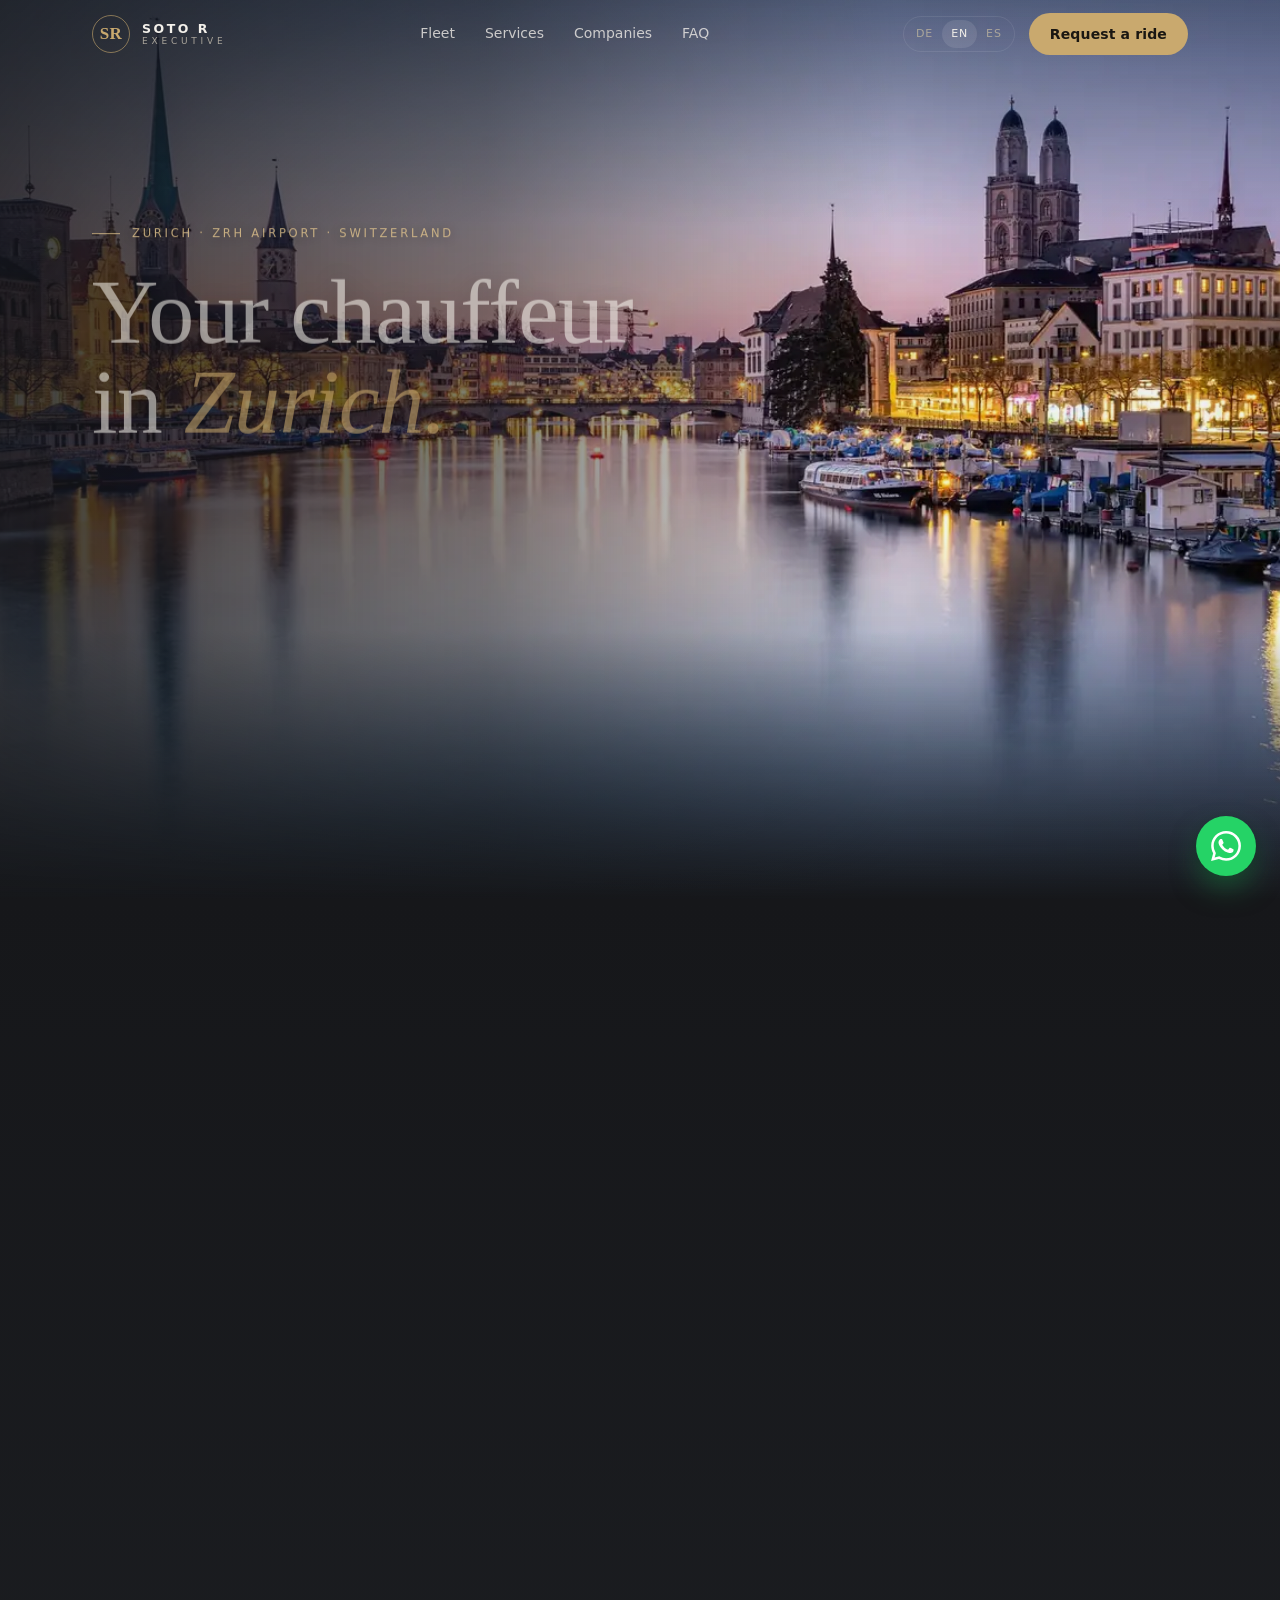
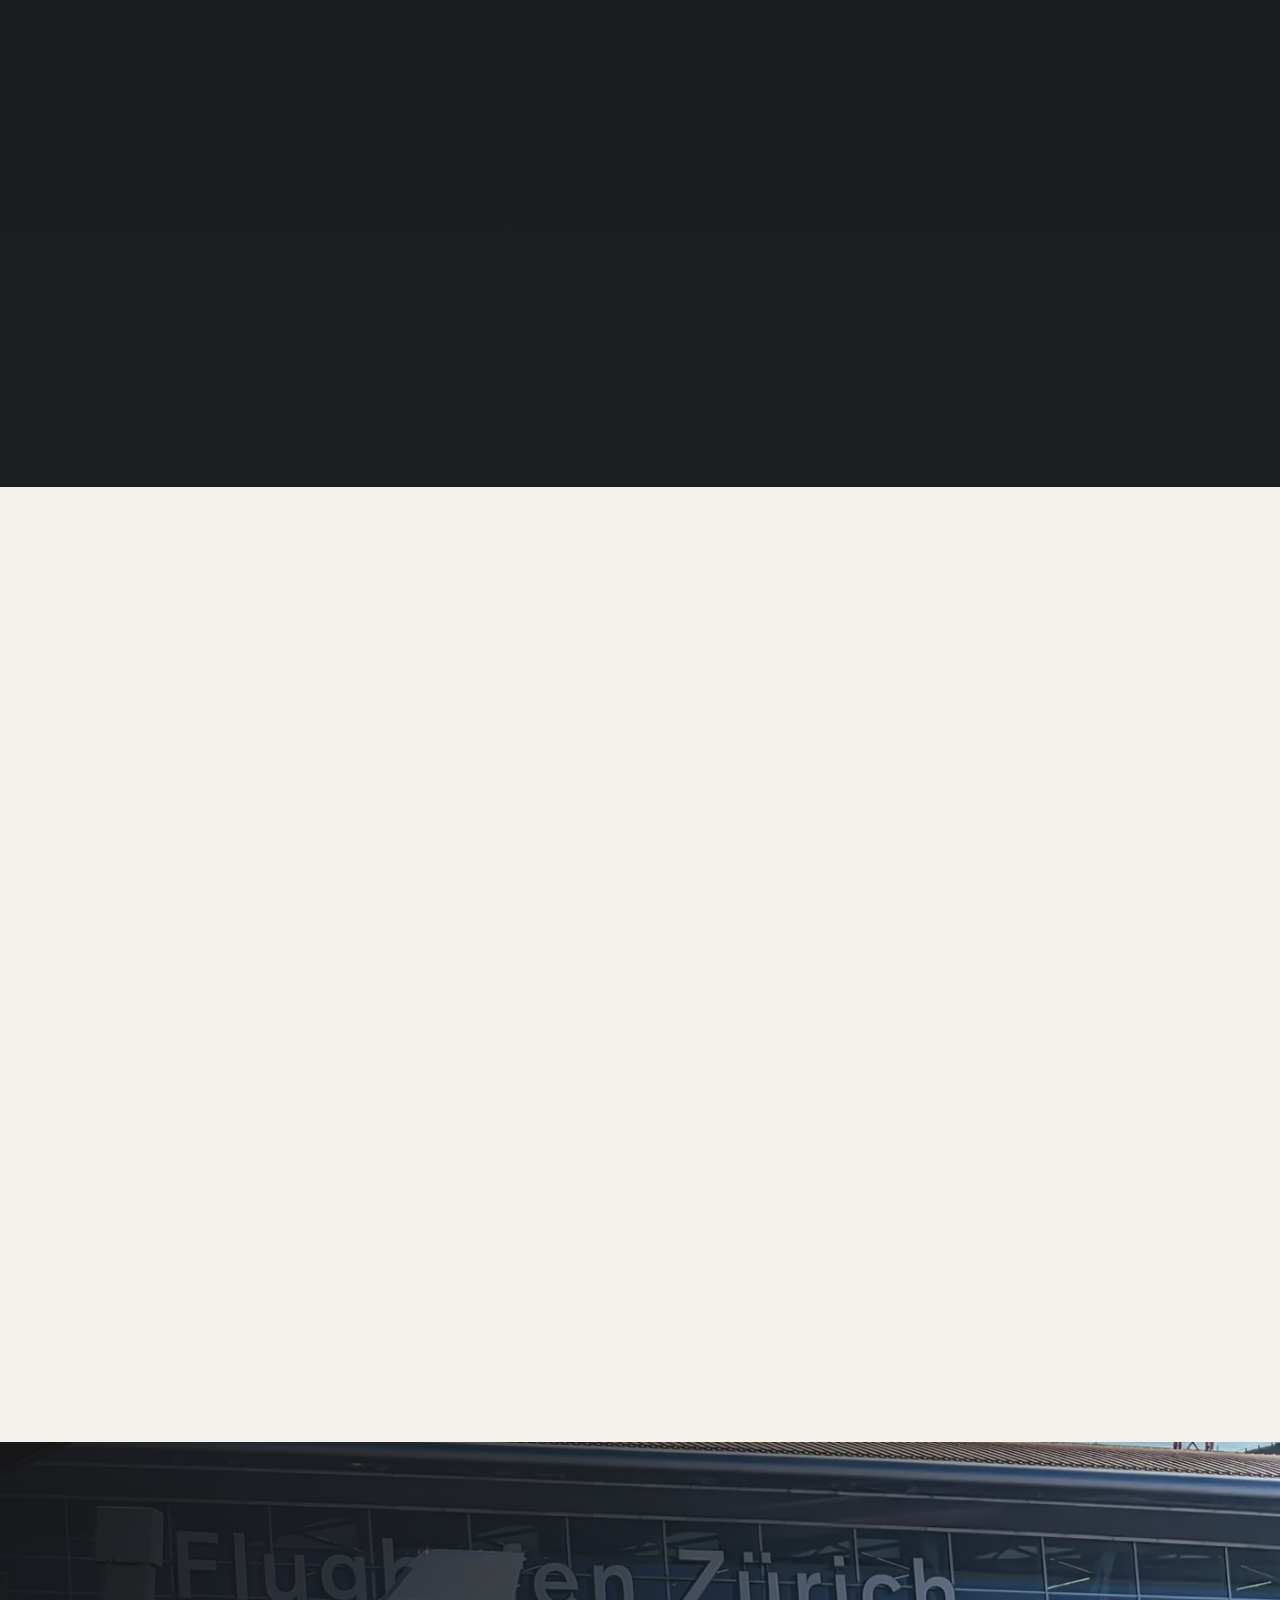
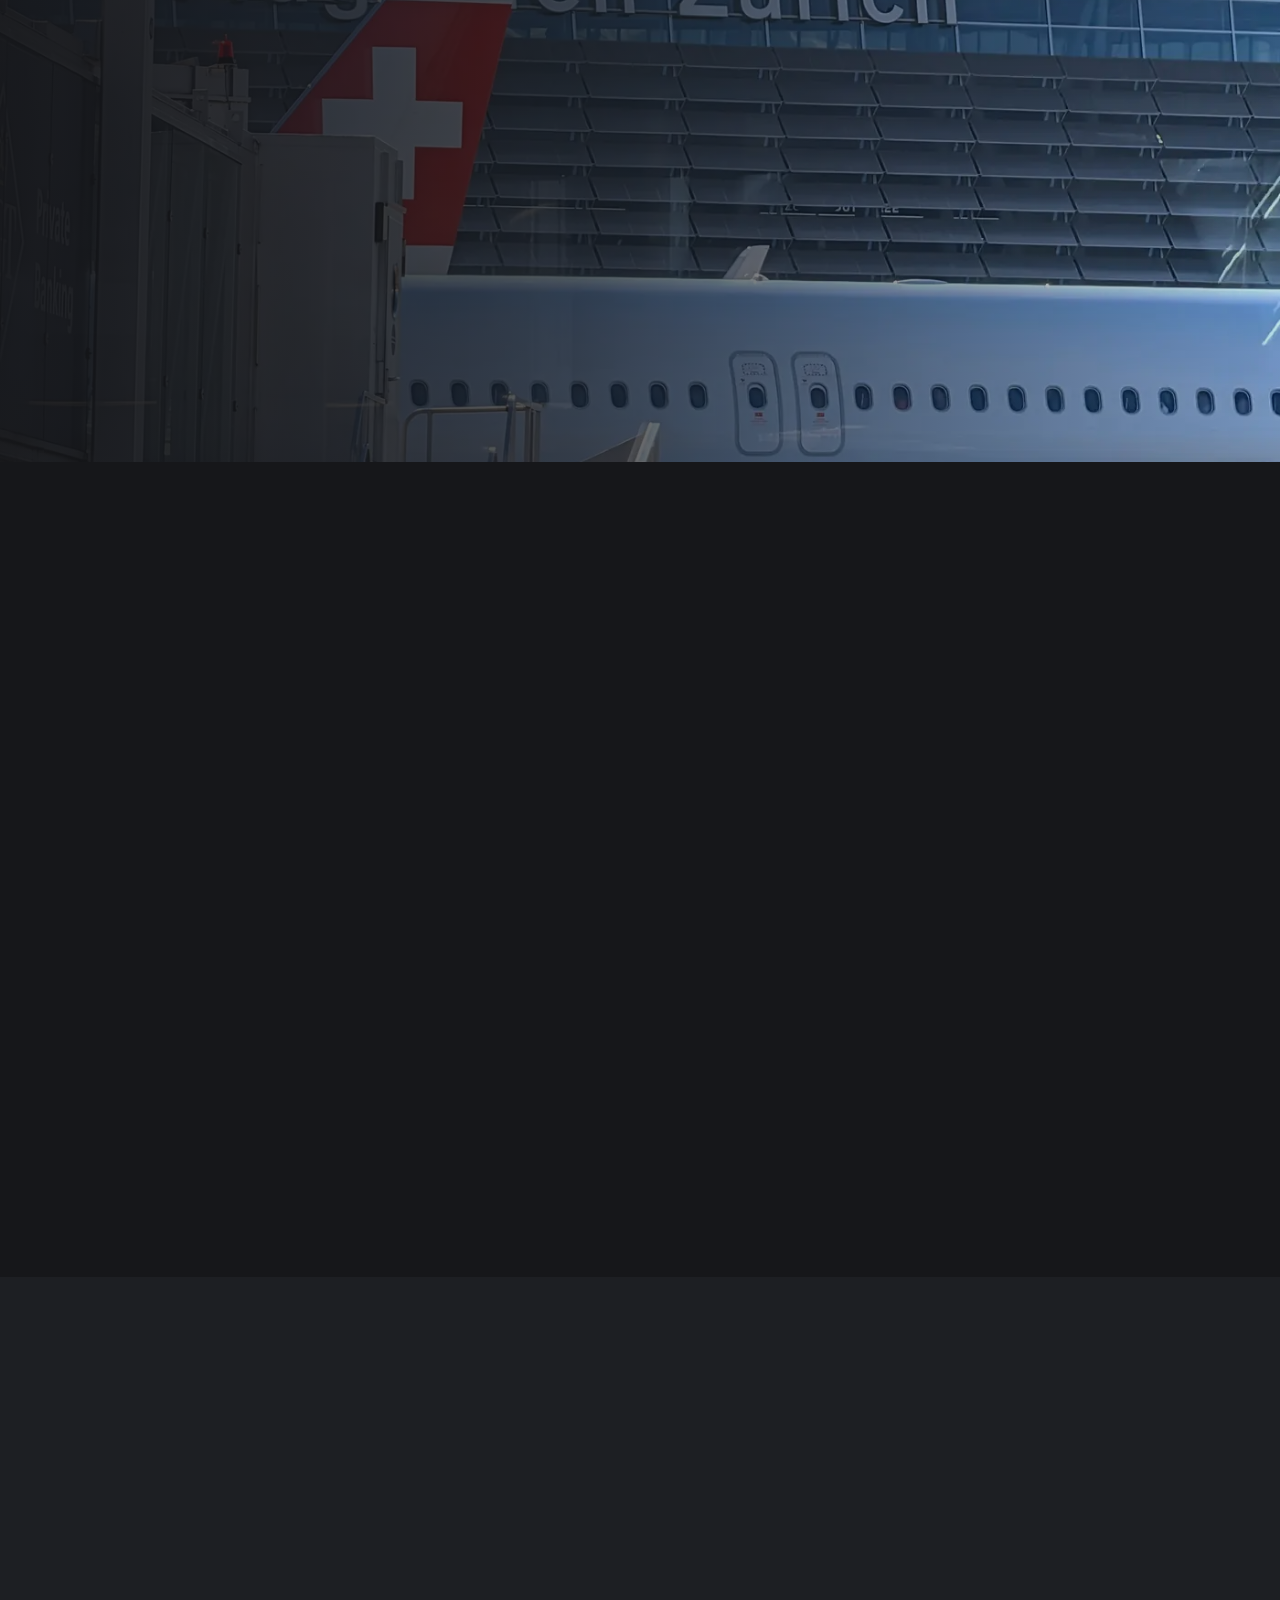
<file: en/index.html>
<!doctype html>
<html lang="en">
<head>
<meta charset="utf-8">
<title>SotoR Executive</title>
<link rel="canonical" href="https://sotorexecutive.ch/">
<meta name="robots" content="noindex">
<meta http-equiv="refresh" content="0; url=../">
</head>
<body>
<p><a href="../">SotoR Executive</a></p>
</body>
</html>
</file>
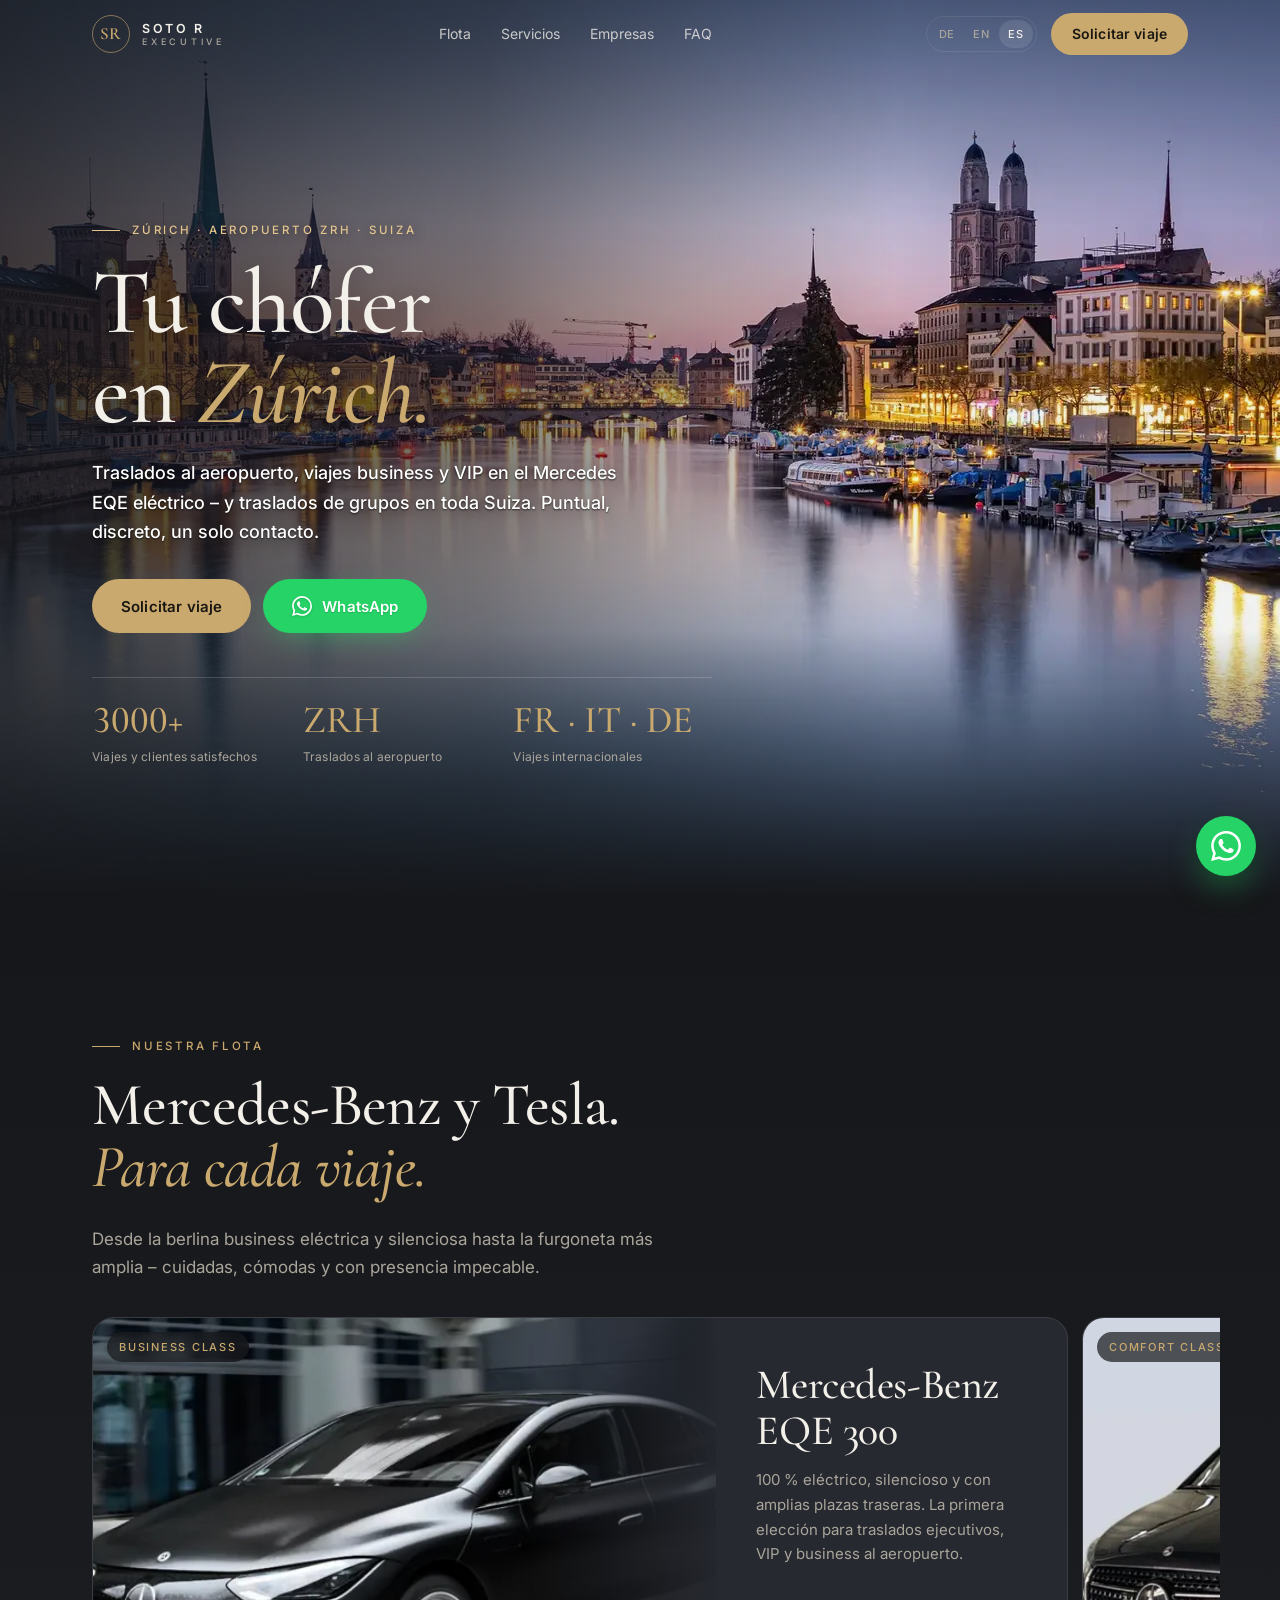
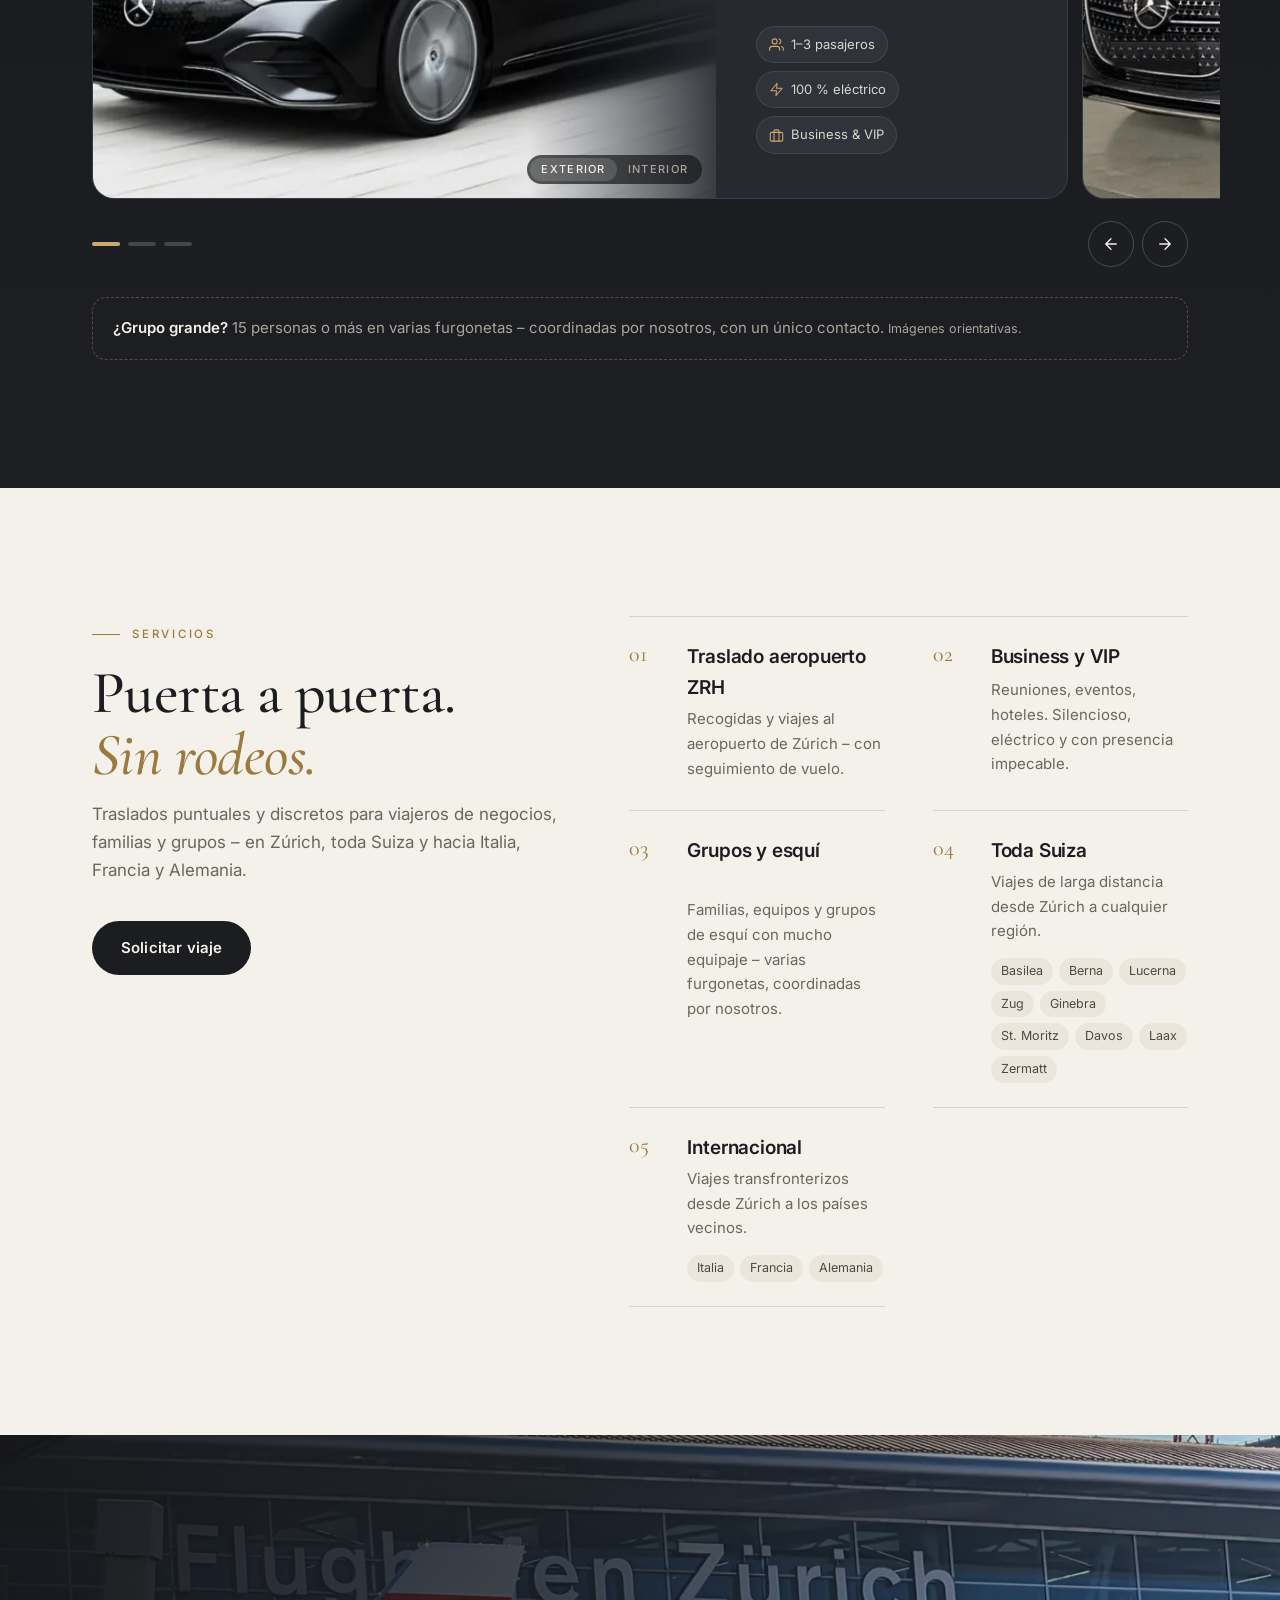
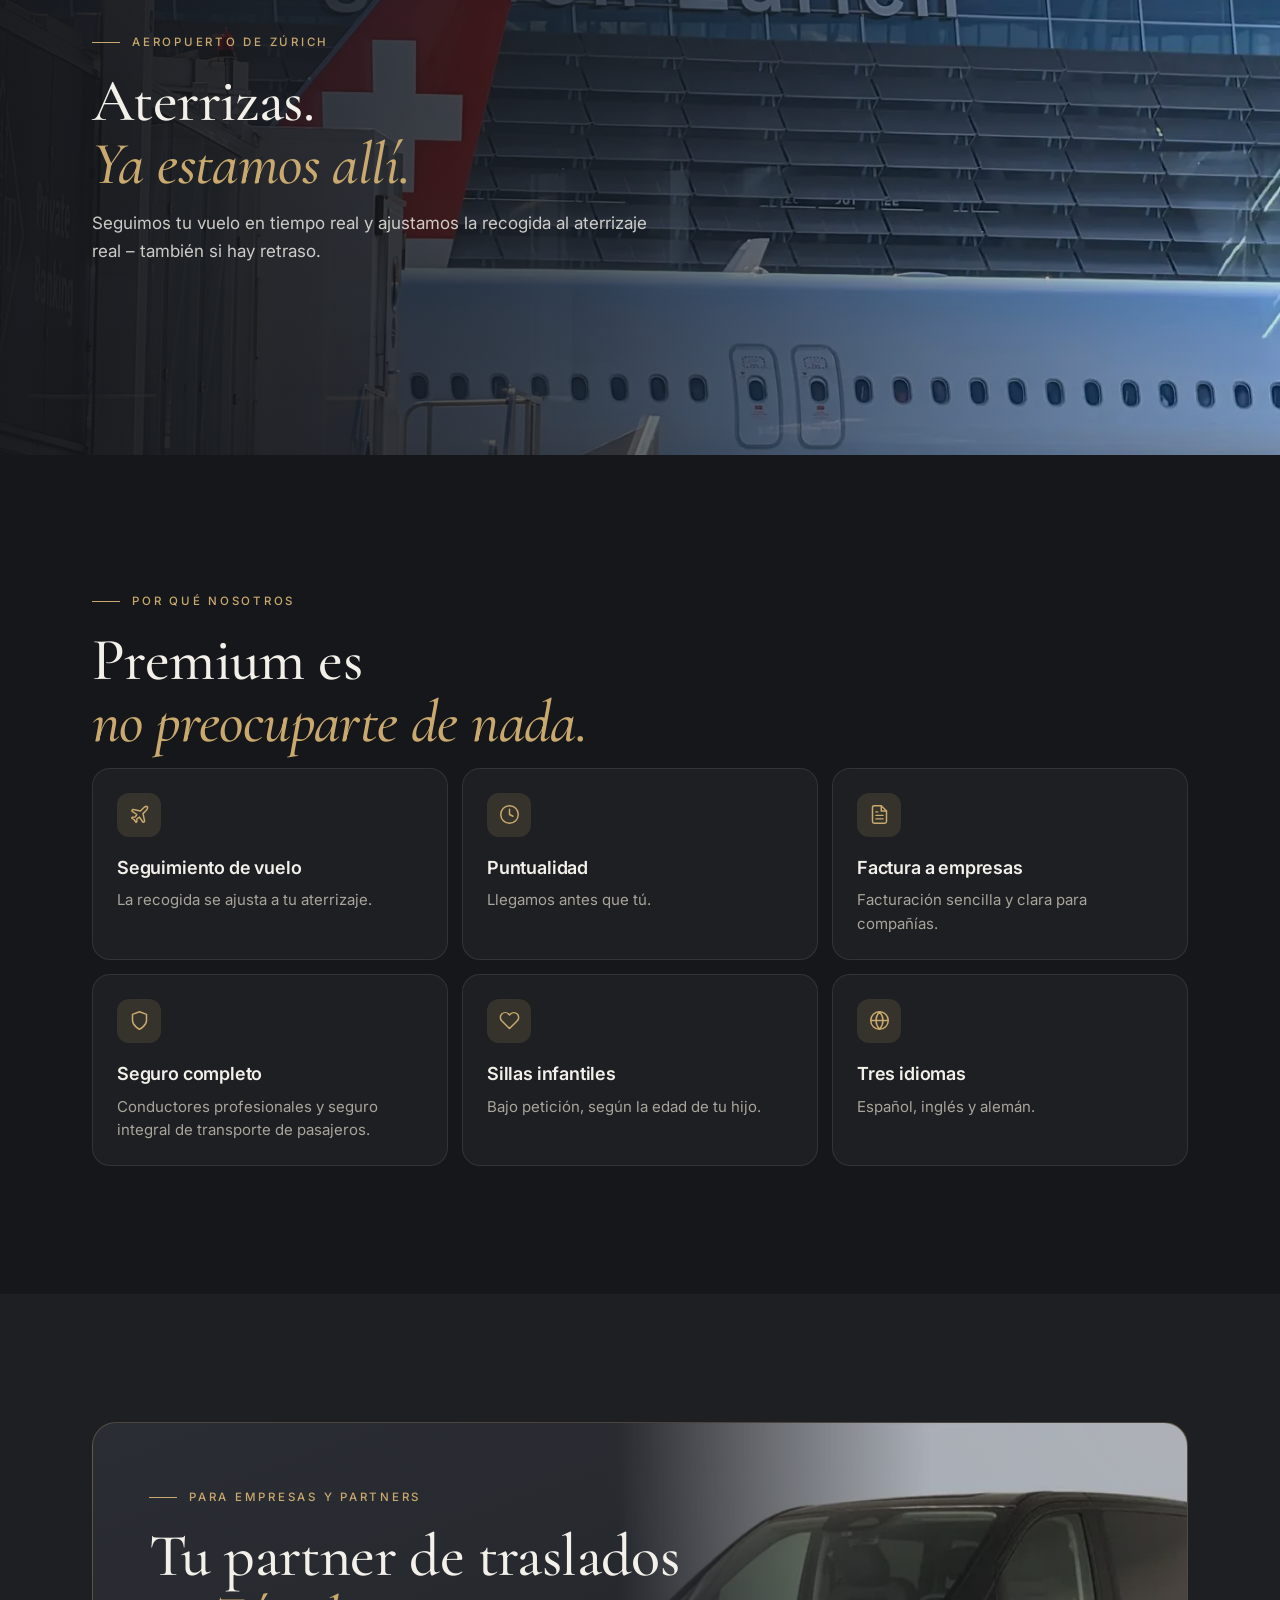
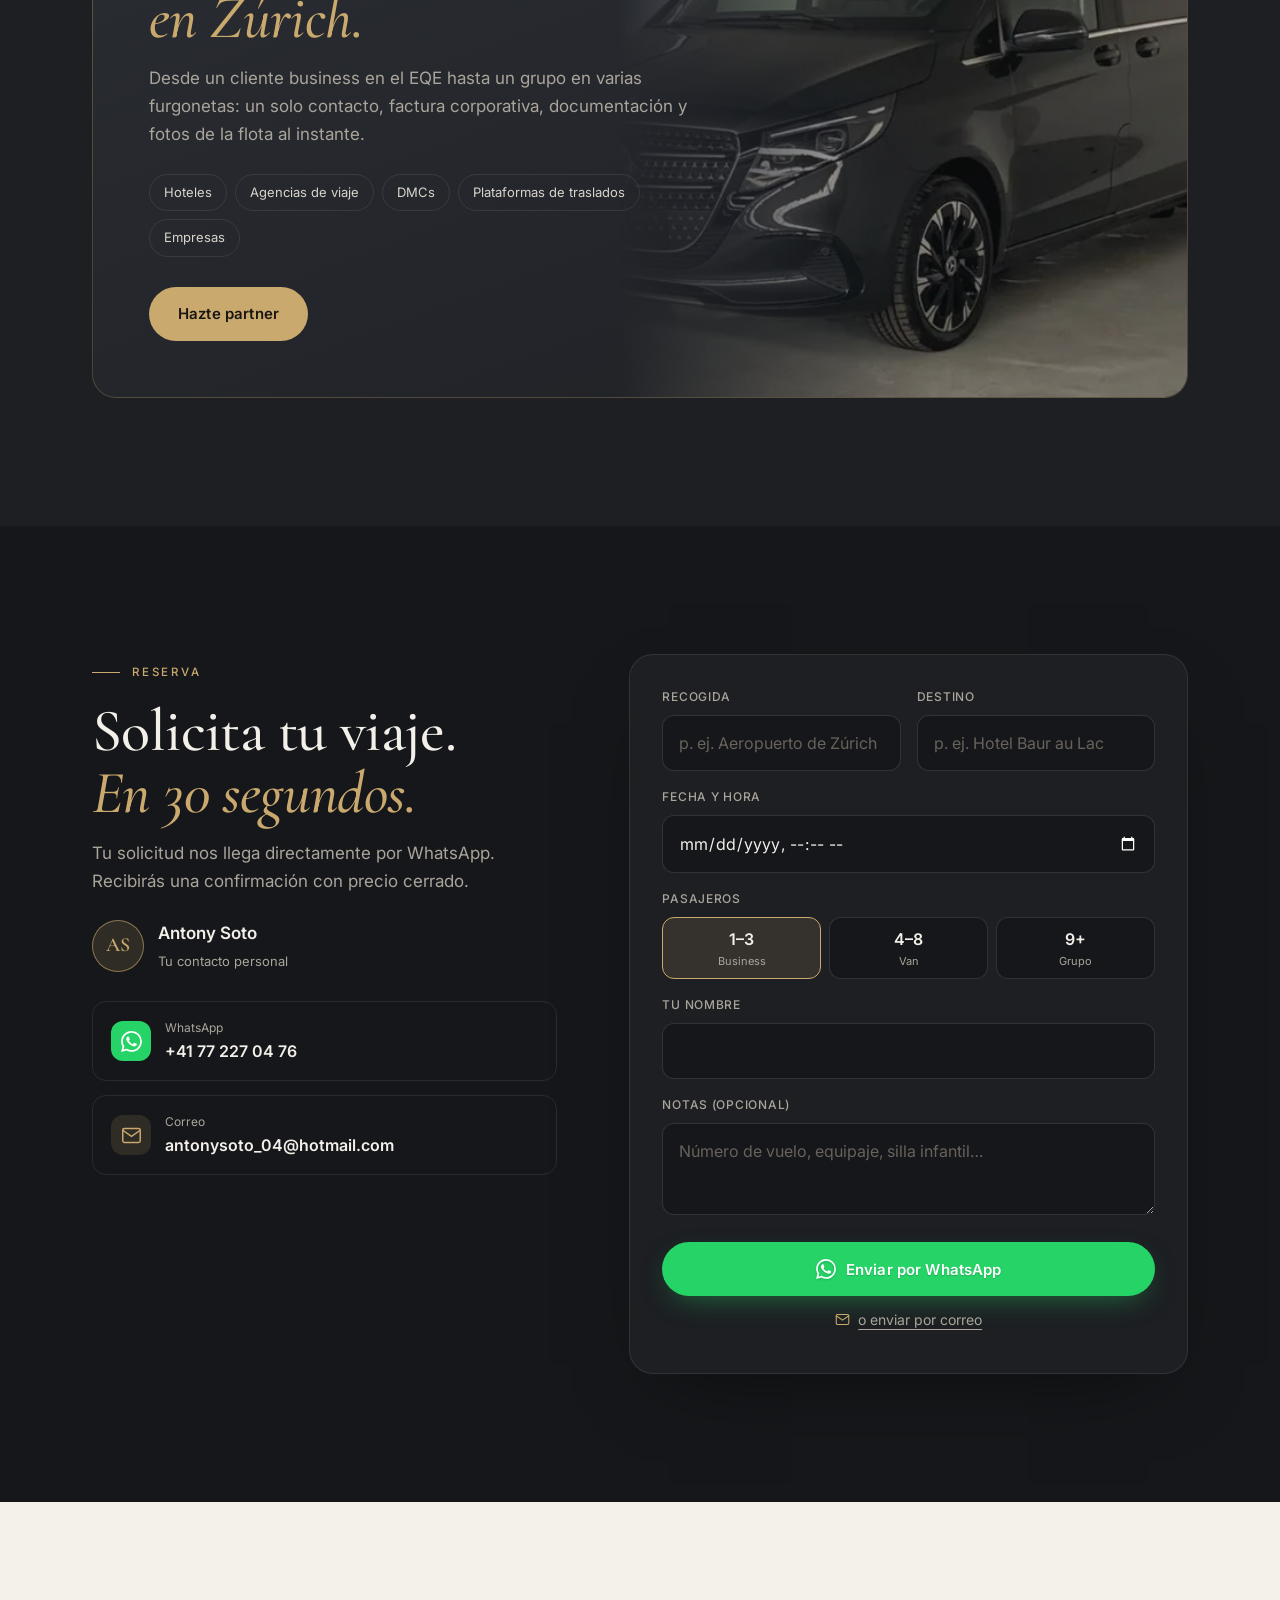
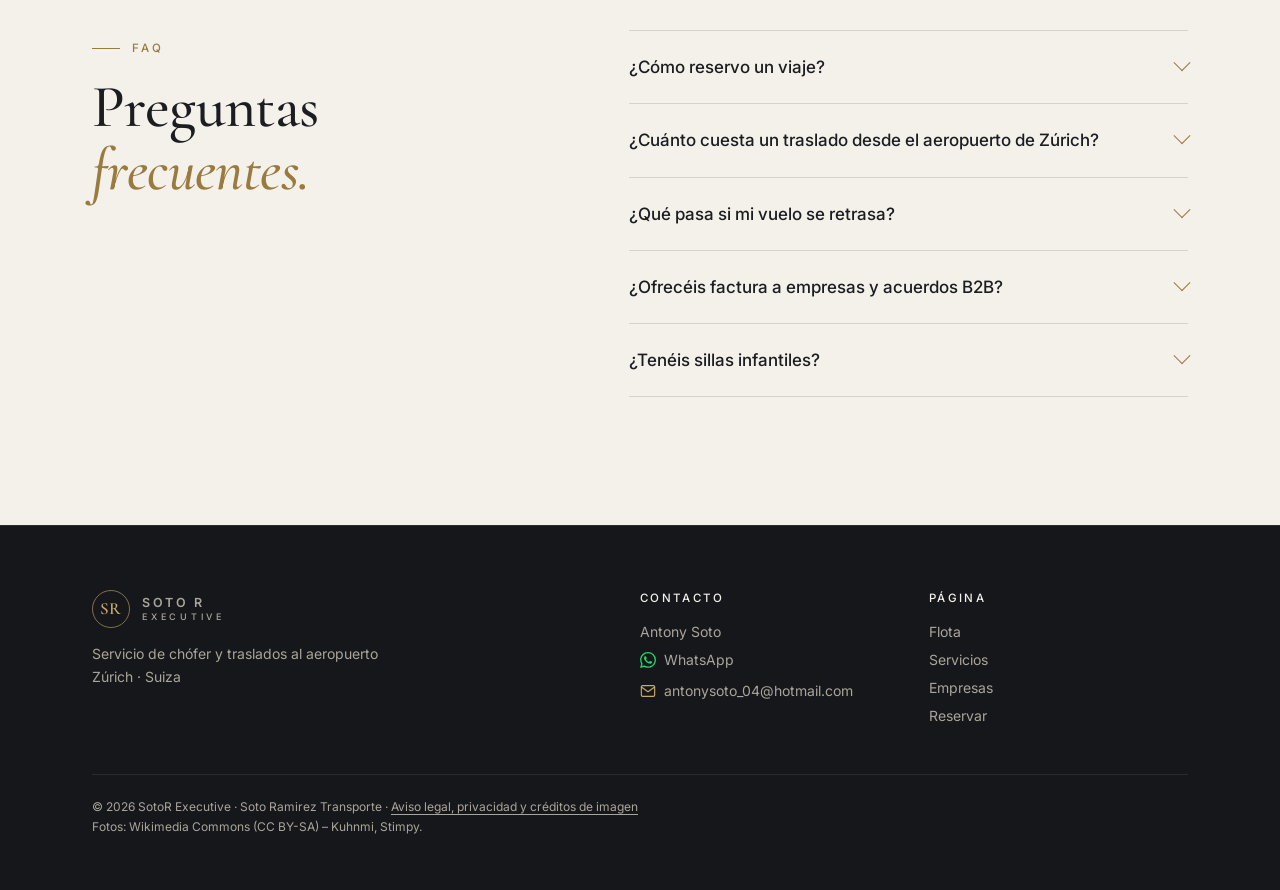
<file: es/index.html>
<!doctype html>
<html lang="es">
<head>
<meta charset="utf-8">
<meta name="viewport" content="width=device-width, initial-scale=1, viewport-fit=cover">
<title>Chófer y traslados aeropuerto Zúrich | SotoR Executive</title>
<meta name="description" content="Chófer premium en Zúrich: traslados al aeropuerto ZRH, viajes business y VIP en Mercedes EQE eléctrico y grupos en Clase V. Toda Suiza y extranjero.">
<meta name="theme-color" content="#16171a">
<link rel="canonical" href="https://sotorexecutive.ch/es/">
<link rel="alternate" hreflang="en" href="https://sotorexecutive.ch/">
<link rel="alternate" hreflang="de" href="https://sotorexecutive.ch/de/">
<link rel="alternate" hreflang="es" href="https://sotorexecutive.ch/es/">
<link rel="alternate" hreflang="x-default" href="https://sotorexecutive.ch/">
<meta property="og:type" content="website">
<meta property="og:locale" content="es_ES">
<meta property="og:site_name" content="SotoR Executive">
<meta property="og:title" content="Chófer y traslados aeropuerto Zúrich">
<meta property="og:description" content="Traslados business, VIP y de grupos desde Zúrich y el aeropuerto ZRH – en toda Suiza.">
<meta property="og:url" content="https://sotorexecutive.ch/es/">
<meta property="og:image" content="https://sotorexecutive.ch/assets/img/og.jpg">
<meta name="twitter:card" content="summary_large_image">
<link rel="icon" href="../assets/favicon.svg" type="image/svg+xml">
<link rel="preload" as="image" href="../assets/img/zurich-1200.webp" imagesrcset="../assets/img/zurich-1200.webp 1200w, ../assets/img/zurich-1600.webp 1600w, ../assets/img/zurich-2000.webp 2000w" imagesizes="100vw">
<link rel="preconnect" href="https://fonts.googleapis.com">
<link rel="preconnect" href="https://fonts.gstatic.com" crossorigin>
<link rel="stylesheet" href="https://fonts.googleapis.com/css2?family=Cormorant+Garamond:ital,wght@0,500;0,600;1,500&family=Inter:wght@400;500;600&display=swap" media="print" onload="this.media='all'">
<noscript><link rel="stylesheet" href="https://fonts.googleapis.com/css2?family=Cormorant+Garamond:ital,wght@0,500;0,600;1,500&family=Inter:wght@400;500;600&display=swap"></noscript>
<link rel="stylesheet" href="../assets/styles.css?v=4">
<script>document.documentElement.classList.add('js')</script>
<script type="application/ld+json">
{
  "@context": "https://schema.org",
  "@graph": [
    {
      "@type": "LocalBusiness",
      "@id": "https://sotorexecutive.ch/#business",
      "name": "SotoR Executive",
      "legalName": "Soto Ramirez Transporte",
      "description": "Servicio de chófer premium y traslados al aeropuerto en Zúrich y toda Suiza.",
      "url": "https://sotorexecutive.ch/es/",
      "telephone": "+41772270476",
      "email": "antonysoto_04@hotmail.com",
      "image": "https://sotorexecutive.ch/assets/img/og.jpg",
      "address": {"@type": "PostalAddress", "addressLocality": "Zürich", "addressRegion": "ZH", "addressCountry": "CH"},
      "geo": {"@type": "GeoCoordinates", "latitude": 47.3769, "longitude": 8.5417},
      "areaServed": [
        {"@type": "City", "name": "Zürich"},
        {"@type": "Airport", "name": "Aeropuerto de Zúrich", "iataCode": "ZRH"},
        {"@type": "Country", "name": "Suiza"},
        {"@type": "Country", "name": "Italia"},
        {"@type": "Country", "name": "Francia"},
        {"@type": "Country", "name": "Alemania"}
      ],
      "knowsLanguage": ["de", "en", "es"],
      "hasOfferCatalog": {
        "@type": "OfferCatalog",
        "name": "Servicios de traslado",
        "itemListElement": [
          {"@type": "Offer", "itemOffered": {"@type": "Service", "name": "Traslado aeropuerto de Zúrich (ZRH)"}},
          {"@type": "Offer", "itemOffered": {"@type": "Service", "name": "Chófer business y VIP"}},
          {"@type": "Offer", "itemOffered": {"@type": "Service", "name": "Traslados de grupos y esquí"}},
          {"@type": "Offer", "itemOffered": {"@type": "Service", "name": "Viajes de larga distancia en toda Suiza"}},
          {"@type": "Offer", "itemOffered": {"@type": "Service", "name": "Viajes internacionales a Italia, Francia y Alemania"}}
        ]
      }
    },
    {
      "@type": "FAQPage",
      "mainEntity": [
        {"@type": "Question", "name": "¿Cómo reservo un viaje?", "acceptedAnswer": {"@type": "Answer", "text": "Rellena el formulario o escríbenos directamente por WhatsApp. Recibirás una confirmación con precio cerrado."}},
        {"@type": "Question", "name": "¿Cuánto cuesta un traslado desde el aeropuerto de Zúrich?", "acceptedAnswer": {"@type": "Answer", "text": "El precio depende de la ruta, el vehículo y la hora. Envíanos origen y destino y recibirás un presupuesto cerrado por adelantado."}},
        {"@type": "Question", "name": "¿Qué pasa si mi vuelo se retrasa?", "acceptedAnswer": {"@type": "Answer", "text": "Monitorizamos tu vuelo y ajustamos la hora de recogida al aterrizaje real."}},
        {"@type": "Question", "name": "¿Ofrecéis factura a empresas y acuerdos B2B?", "acceptedAnswer": {"@type": "Answer", "text": "Sí. Empresas, hoteles, agencias de viaje y DMCs tienen factura corporativa y un contacto fijo."}},
        {"@type": "Question", "name": "¿Tenéis sillas infantiles?", "acceptedAnswer": {"@type": "Answer", "text": "Sí, bajo petición. Indica la edad del niño en tu solicitud."}}
      ]
    }
  ]
}
</script>
</head>
<body>
<svg width="0" height="0" style="position:absolute" aria-hidden="true">
  <defs>
    <symbol id="i-wa" viewBox="0 0 24 24" fill="currentColor"><path d="M17.472 14.382c-.297-.149-1.758-.867-2.03-.967-.273-.099-.471-.148-.67.15-.197.297-.767.966-.94 1.164-.173.199-.347.223-.644.075-.297-.15-1.255-.463-2.39-1.475-.883-.788-1.48-1.761-1.653-2.059-.173-.297-.018-.458.13-.606.134-.133.298-.347.446-.52.149-.174.198-.298.298-.497.099-.198.05-.371-.025-.52-.075-.149-.669-1.612-.916-2.207-.242-.579-.487-.5-.669-.51-.173-.008-.371-.01-.57-.01-.198 0-.52.074-.792.372-.272.297-1.04 1.016-1.04 2.479 0 1.462 1.065 2.875 1.213 3.074.149.198 2.096 3.2 5.077 4.487.709.306 1.262.489 1.694.625.712.227 1.36.195 1.871.118.571-.085 1.758-.719 2.006-1.413.248-.694.248-1.289.173-1.413-.074-.124-.272-.198-.57-.347m-5.421 7.403h-.004a9.87 9.87 0 01-5.031-1.378l-.361-.214-3.741.982.998-3.648-.235-.374a9.86 9.86 0 01-1.51-5.26c.001-5.45 4.436-9.884 9.888-9.884 2.64 0 5.122 1.03 6.988 2.898a9.825 9.825 0 012.893 6.994c-.003 5.45-4.437 9.884-9.885 9.884m8.413-18.297A11.815 11.815 0 0012.05 0C5.495 0 .16 5.335.157 11.892c0 2.096.547 4.142 1.588 5.945L.057 24l6.305-1.654a11.882 11.882 0 005.683 1.448h.005c6.554 0 11.89-5.335 11.893-11.893a11.821 11.821 0 00-3.48-8.413Z"/></symbol>
    <symbol id="i-mail" viewBox="0 0 24 24" fill="none" stroke="currentColor" stroke-width="1.7" stroke-linecap="round" stroke-linejoin="round"><rect x="2" y="4" width="20" height="16" rx="2"/><path d="m22 6-10 7L2 6"/></symbol>
    <symbol id="i-left" viewBox="0 0 24 24" fill="none" stroke="currentColor" stroke-width="1.7" stroke-linecap="round" stroke-linejoin="round"><path d="M19 12H5M12 19l-7-7 7-7"/></symbol>
    <symbol id="i-right" viewBox="0 0 24 24" fill="none" stroke="currentColor" stroke-width="1.7" stroke-linecap="round" stroke-linejoin="round"><path d="M5 12h14M12 5l7 7-7 7"/></symbol>
    <symbol id="i-users" viewBox="0 0 24 24" fill="none" stroke="currentColor" stroke-width="1.7" stroke-linecap="round" stroke-linejoin="round"><path d="M17 21v-2a4 4 0 0 0-4-4H5a4 4 0 0 0-4 4v2"/><circle cx="9" cy="7" r="4"/><path d="M23 21v-2a4 4 0 0 0-3-3.87M16 3.13a4 4 0 0 1 0 7.75"/></symbol>
    <symbol id="i-bolt" viewBox="0 0 24 24" fill="none" stroke="currentColor" stroke-width="1.7" stroke-linecap="round" stroke-linejoin="round"><path d="M13 2 3 14h9l-1 8 10-12h-9l1-8z"/></symbol>
    <symbol id="i-case" viewBox="0 0 24 24" fill="none" stroke="currentColor" stroke-width="1.7" stroke-linecap="round" stroke-linejoin="round"><rect x="2" y="7" width="20" height="14" rx="2"/><path d="M16 21V5a2 2 0 0 0-2-2h-4a2 2 0 0 0-2 2v16"/></symbol>
    <symbol id="i-plane" viewBox="0 0 24 24" fill="none" stroke="currentColor" stroke-width="1.7" stroke-linecap="round" stroke-linejoin="round"><path d="M17.8 19.2 16 11l3.5-3.5C21 6 21.5 4 21 3c-1-.5-3 0-4.5 1.5L13 8 4.8 6.2c-.5-.1-.9.1-1.1.5l-.3.5c-.2.5-.1 1 .3 1.3L9 12l-2 3H4l-1 1 3 2 2 3 1-1v-3l3-2 3.5 5.3c.3.4.8.5 1.3.3l.5-.2c.4-.3.6-.7.5-1.2z"/></symbol>
    <symbol id="i-clock" viewBox="0 0 24 24" fill="none" stroke="currentColor" stroke-width="1.7" stroke-linecap="round" stroke-linejoin="round"><circle cx="12" cy="12" r="10"/><path d="M12 6v6l4 2"/></symbol>
    <symbol id="i-file" viewBox="0 0 24 24" fill="none" stroke="currentColor" stroke-width="1.7" stroke-linecap="round" stroke-linejoin="round"><path d="M14 2H6a2 2 0 0 0-2 2v16a2 2 0 0 0 2 2h12a2 2 0 0 0 2-2V8z"/><path d="M14 2v6h6M16 13H8M16 17H8M10 9H8"/></symbol>
    <symbol id="i-shield" viewBox="0 0 24 24" fill="none" stroke="currentColor" stroke-width="1.7" stroke-linecap="round" stroke-linejoin="round"><path d="M12 22s8-4 8-10V5l-8-3-8 3v7c0 6 8 10 8 10z"/></symbol>
    <symbol id="i-globe" viewBox="0 0 24 24" fill="none" stroke="currentColor" stroke-width="1.7" stroke-linecap="round" stroke-linejoin="round"><circle cx="12" cy="12" r="10"/><path d="M2 12h20M12 2a15.3 15.3 0 0 1 4 10 15.3 15.3 0 0 1-4 10 15.3 15.3 0 0 1-4-10 15.3 15.3 0 0 1 4-10z"/></symbol>
    <symbol id="i-heart" viewBox="0 0 24 24" fill="none" stroke="currentColor" stroke-width="1.7" stroke-linecap="round" stroke-linejoin="round"><path d="M20.84 4.61a5.5 5.5 0 0 0-7.78 0L12 5.67l-1.06-1.06a5.5 5.5 0 0 0-7.78 7.78l1.06 1.06L12 21.23l7.78-7.78 1.06-1.06a5.5 5.5 0 0 0 0-7.78z"/></symbol>
  </defs>
</svg>
<a class="skip" href="#main">Ir al contenido</a>

<header class="top">
  <div class="wrap">
    <a class="logo" href="./">
      <span class="logo-mark" translate="no" aria-hidden="true">SR</span>
      <span class="logo-text" translate="no">SOTO R<small>EXECUTIVE</small></span>
    </a>
    <ul class="menu">
      <li><a href="#flota">Flota</a></li>
      <li><a href="#servicios">Servicios</a></li>
      <li><a href="#empresas">Empresas</a></li>
      <li><a href="#faq">FAQ</a></li>
    </ul>
    <div class="top-right">
      <nav class="lang" aria-label="Idioma"><a href="../de/" hreflang="de">DE</a><a href="../" hreflang="en">EN</a><a href="./" aria-current="page" hreflang="es">ES</a></nav>
      <a class="btn btn-gold btn-sm" href="#reservar">Solicitar viaje</a>
    </div>
  </div>
</header>

<main id="main">
  <div class="hero">
    <div class="hero-bg">
      <img src="../assets/img/zurich-1200.webp" srcset="../assets/img/zurich-1200.webp 1200w, ../assets/img/zurich-1600.webp 1600w, ../assets/img/zurich-2000.webp 2000w" sizes="100vw" alt="Zúrich en la hora azul con el río Limmat, Fraumünster y Grossmünster" fetchpriority="high">
    </div>
    <div class="wrap intro">
      <p class="eyebrow">Zúrich · Aeropuerto ZRH · Suiza</p>
      <h1>Tu chófer<br>en <em>Zúrich.</em></h1>
      <p class="lead">Traslados al aeropuerto, viajes business y VIP en el Mercedes EQE eléctrico – y traslados de grupos en toda Suiza. Puntual, discreto, un solo contacto.</p>
      <div class="cta">
        <a class="btn btn-gold" href="#reservar">Solicitar viaje</a>
        <a class="btn btn-wa" href="https://wa.me/41772270476" target="_blank" rel="noopener"><svg><use href="#i-wa"/></svg>WhatsApp</a>
      </div>
      <!-- Cifras: valores de ejemplo – sustituir por cifras reales antes de publicar (data-count) -->
      <ul class="hero-facts stats">
        <li><strong><span data-count="3000">3000</span>+</strong><span>Viajes y clientes satisfechos</span></li>
        <li><strong>ZRH</strong><span>Traslados al aeropuerto</span></li>
        <li><strong translate="no">FR · IT · DE</strong><span>Viajes internacionales</span></li>
      </ul>
    </div>
  </div>

  <section class="fleet" id="flota" aria-labelledby="h-fleet">
    <div class="wrap">
      <div class="head-row reveal">
        <div>
          <p class="eyebrow">Nuestra flota</p>
          <h2 id="h-fleet">Mercedes-Benz y Tesla.<br><em>Para cada viaje.</em></h2>
        </div>
        <p class="sub">Desde la berlina business eléctrica y silenciosa hasta la furgoneta más amplia – cuidadas, cómodas y con presencia impecable.</p>
      </div>

      <div class="slider reveal" aria-roledescription="carousel" aria-label="Flota">
        <div class="track">
          <article class="slide" aria-roledescription="slide" aria-label="1 / 3">
            <div class="slide-img gallery">
              <span class="badge">Business Class</span>
              <img src="../assets/img/eqe-800.webp" srcset="../assets/img/eqe-600.webp 600w, ../assets/img/eqe-800.webp 800w, ../assets/img/eqe-1200.webp 1200w" sizes="(min-width:980px) 700px, 90vw" alt="Mercedes-Benz EQE 300 negro, berlina business 100 % eléctrica" loading="lazy" width="1200" height="675">
              <img src="../assets/img/eqe-interior-800.webp" srcset="../assets/img/eqe-interior-600.webp 600w, ../assets/img/eqe-interior-800.webp 800w, ../assets/img/eqe-interior-1600.webp 1600w" sizes="(min-width:980px) 700px, 90vw" alt="Interior del Mercedes-Benz EQE con iluminación ambiental" loading="lazy" width="1600" height="1067">
              <div class="views" role="group" aria-label="Vista"><button type="button" aria-pressed="true">Exterior</button><button type="button" aria-pressed="false">Interior</button></div>
            </div>
            <div class="slide-body">
              <h3>Mercedes-Benz EQE 300</h3>
              <p>100 % eléctrico, silencioso y con amplias plazas traseras. La primera elección para traslados ejecutivos, VIP y business al aeropuerto.</p>
              <ul class="specs">
                <li><svg><use href="#i-users"/></svg>1–3 pasajeros</li>
                <li><svg><use href="#i-bolt"/></svg>100 % eléctrico</li>
                <li><svg><use href="#i-case"/></svg>Business &amp; VIP</li>
              </ul>
            </div>
          </article>
          <article class="slide" aria-roledescription="slide" aria-label="2 / 3">
            <div class="slide-img">
              <span class="badge">Comfort Class</span>
              <img src="../assets/img/v-klasse-800.webp" srcset="../assets/img/v-klasse-600.webp 600w, ../assets/img/v-klasse-800.webp 800w, ../assets/img/v-klasse-1024.webp 1024w" sizes="(min-width:980px) 700px, 90vw" alt="Mercedes-Benz Clase V en negro" loading="lazy" width="1024" height="640">
            </div>
            <div class="slide-body">
              <h3>Mercedes Clase V</h3>
              <p>Interior amplio para familias, grupos y viajes de esquí – con mucho espacio para equipaje y material.</p>
              <ul class="specs">
                <li><svg><use href="#i-users"/></svg>hasta 7 pasajeros</li>
                <li><svg><use href="#i-case"/></svg>Mucho equipaje</li>
                <li><svg><use href="#i-heart"/></svg>Familia y esquí</li>
              </ul>
            </div>
          </article>
          <article class="slide" aria-roledescription="slide" aria-label="3 / 3">
            <div class="slide-img">
              <span class="badge">Business Class</span>
              <img src="../assets/img/tesla-model-s-768.webp" alt="Tesla Model S en negro" loading="lazy" width="768" height="510">
            </div>
            <div class="slide-body">
              <h3>Tesla Model S</h3>
              <p>Berlina 100 % eléctrica en negro – silenciosa, amplia y moderna. Ideal para viajes de negocios y trayectos largos.</p>
              <ul class="specs">
                <li><svg><use href="#i-users"/></svg>1–3 pasajeros</li>
                <li><svg><use href="#i-bolt"/></svg>100 % eléctrico</li>
                <li><svg><use href="#i-case"/></svg>Business</li>
              </ul>
            </div>
          </article>
        </div>
        <div class="slider-ui">
          <div class="dots"></div>
          <div class="arrows">
            <button class="prev" type="button" aria-label="Vehículo anterior"><svg><use href="#i-left"/></svg></button>
            <button class="next" type="button" aria-label="Vehículo siguiente"><svg><use href="#i-right"/></svg></button>
          </div>
        </div>
      </div>

      <p class="fleet-note reveal"><strong>¿Grupo grande?</strong> 15 personas o más en varias furgonetas – coordinadas por nosotros, con un único contacto. <small>Imágenes orientativas.</small></p>
    </div>
  </section>

  <section class="light" id="servicios" aria-labelledby="h-services">
    <div class="wrap split">
      <div class="reveal">
        <p class="eyebrow">Servicios</p>
        <h2 id="h-services">Puerta a puerta.<br><em>Sin rodeos.</em></h2>
        <p class="sub">Traslados puntuales y discretos para viajeros de negocios, familias y grupos – en Zúrich, toda Suiza y hacia Italia, Francia y Alemania.</p>
        <a class="btn btn-dark" href="#reservar">Solicitar viaje</a>
      </div>
      <ul class="services reveal">
        <li><span class="n">01</span><h3>Traslado aeropuerto ZRH</h3><p>Recogidas y viajes al aeropuerto de Zúrich – con seguimiento de vuelo.</p></li>
        <li><span class="n">02</span><h3>Business y VIP</h3><p>Reuniones, eventos, hoteles. Silencioso, eléctrico y con presencia impecable.</p></li>
        <li><span class="n">03</span><h3>Grupos y esquí</h3><p>Familias, equipos y grupos de esquí con mucho equipaje – varias furgonetas, coordinadas por nosotros.</p></li>
        <li><span class="n">04</span><h3>Toda Suiza</h3><p>Viajes de larga distancia desde Zúrich a cualquier región.</p>
          <p class="cities"><span>Basilea</span><span>Berna</span><span>Lucerna</span><span>Zug</span><span>Ginebra</span><span>St. Moritz</span><span>Davos</span><span>Laax</span><span>Zermatt</span></p></li>
        <li><span class="n">05</span><h3>Internacional</h3><p>Viajes transfronterizos desde Zúrich a los países vecinos.</p>
          <p class="cities"><span>Italia</span><span>Francia</span><span>Alemania</span></p></li>
      </ul>
    </div>
  </section>

  <section class="band" aria-labelledby="h-airport">
    <div class="band-inner">
      <img src="../assets/img/flughafen-800.webp" srcset="../assets/img/flughafen-800.webp 800w, ../assets/img/flughafen-1400.webp 1400w, ../assets/img/flughafen-2000.webp 2000w" sizes="100vw" alt="Aeropuerto de Zúrich con un avión de Swiss en la puerta" loading="lazy">
      <div class="wrap reveal">
        <p class="eyebrow">Aeropuerto de Zúrich</p>
        <h2 id="h-airport">Aterrizas.<br><em>Ya estamos allí.</em></h2>
        <p class="sub">Seguimos tu vuelo en tiempo real y ajustamos la recogida al aterrizaje real – también si hay retraso.</p>
      </div>
    </div>
  </section>

  <section aria-labelledby="h-why">
    <div class="wrap">
      <div class="head-row reveal">
        <div>
          <p class="eyebrow">Por qué nosotros</p>
          <h2 id="h-why">Premium es<br><em>no preocuparte de nada.</em></h2>
        </div>
      </div>
      <ul class="features">
        <li class="reveal"><span class="ico"><svg><use href="#i-plane"/></svg></span><h3>Seguimiento de vuelo</h3><p>La recogida se ajusta a tu aterrizaje.</p></li>
        <li class="reveal"><span class="ico"><svg><use href="#i-clock"/></svg></span><h3>Puntualidad</h3><p>Llegamos antes que tú.</p></li>
        <li class="reveal"><span class="ico"><svg><use href="#i-file"/></svg></span><h3>Factura a empresas</h3><p>Facturación sencilla y clara para compañías.</p></li>
        <li class="reveal"><span class="ico"><svg><use href="#i-shield"/></svg></span><h3>Seguro completo</h3><p>Conductores profesionales y seguro integral de transporte de pasajeros.</p></li>
        <li class="reveal"><span class="ico"><svg><use href="#i-heart"/></svg></span><h3>Sillas infantiles</h3><p>Bajo petición, según la edad de tu hijo.</p></li>
        <li class="reveal"><span class="ico"><svg><use href="#i-globe"/></svg></span><h3>Tres idiomas</h3><p>Español, inglés y alemán.</p></li>
      </ul>
    </div>
  </section>

  <section class="b2b" id="empresas" aria-labelledby="h-b2b">
    <div class="wrap">
      <div class="b2b-card reveal">
        <img class="b2b-img" src="../assets/img/v-klasse-800.webp" srcset="../assets/img/v-klasse-600.webp 600w, ../assets/img/v-klasse-800.webp 800w, ../assets/img/v-klasse-1024.webp 1024w" sizes="52vw" alt="" loading="lazy">
        <p class="eyebrow">Para empresas y partners</p>
        <h2 id="h-b2b">Tu partner de traslados<br><em>en Zúrich.</em></h2>
        <p class="sub">Desde un cliente business en el EQE hasta un grupo en varias furgonetas: un solo contacto, factura corporativa, documentación y fotos de la flota al instante.</p>
        <ul class="b2b-list"><li>Hoteles</li><li>Agencias de viaje</li><li>DMCs</li><li>Plataformas de traslados</li><li>Empresas</li></ul>
        <a class="btn btn-gold" href="https://wa.me/41772270476?text=Hola%20Antony%2C%20me%20interesa%20una%20colaboraci%C3%B3n%20B2B." target="_blank" rel="noopener">Hazte partner</a>
      </div>
    </div>
  </section>

  <section class="book" id="reservar" aria-labelledby="h-book">
    <div class="wrap split">
      <div class="reveal">
        <p class="eyebrow">Reserva</p>
        <h2 id="h-book">Solicita tu viaje.<br><em>En 30 segundos.</em></h2>
        <p class="sub">Tu solicitud nos llega directamente por WhatsApp. Recibirás una confirmación con precio cerrado.</p>
        <div class="person"><span class="avatar" translate="no">AS</span><span><strong translate="no">Antony Soto</strong><small>Tu contacto personal</small></span></div>
        <div class="book-aside">
          <a class="contact-line" href="https://wa.me/41772270476" target="_blank" rel="noopener"><span class="ico ico-wa"><svg><use href="#i-wa"/></svg></span><span><small>WhatsApp</small><strong>+41 77 227 04 76</strong></span></a>
          <a class="contact-line" href="mailto:antonysoto_04@hotmail.com"><span class="ico"><svg><use href="#i-mail"/></svg></span><span><small>Correo</small><strong translate="no">antonysoto_04@hotmail.com</strong></span></a>
        </div>
      </div>
      <form id="booking" class="form reveal" data-intro="Hola Antony, quiero solicitar un viaje:" data-subject="Solicitud de viaje">
        <div class="field"><label for="f-from">Recogida</label><input id="f-from" name="from" data-label="Recogida" required placeholder="p. ej. Aeropuerto de Zúrich"></div>
        <div class="field"><label for="f-to">Destino</label><input id="f-to" name="to" data-label="Destino" required placeholder="p. ej. Hotel Baur au Lac"></div>
        <div class="field full"><label for="f-when">Fecha y hora</label><input id="f-when" name="when" data-label="Fecha" type="datetime-local" required></div>
        <fieldset class="full">
          <legend>Pasajeros</legend>
          <div class="pax">
            <input type="radio" id="p1" name="pax" value="1–3 (Business)" data-label="Pasajeros" checked><label for="p1">1–3<small>Business</small></label>
            <input type="radio" id="p2" name="pax" value="4–8 (Van)" data-label="Pasajeros"><label for="p2">4–8<small>Van</small></label>
            <input type="radio" id="p3" name="pax" value="9+ (varias furgonetas)" data-label="Pasajeros"><label for="p3">9+<small>Grupo</small></label>
          </div>
        </fieldset>
        <div class="field full"><label for="f-name">Tu nombre</label><input id="f-name" name="name" data-label="Nombre" required autocomplete="name"></div>
        <div class="field full"><label for="f-notes">Notas (opcional)</label><textarea id="f-notes" name="notes" data-label="Notas" rows="2" placeholder="Número de vuelo, equipaje, silla infantil…"></textarea></div>
        <div class="full actions">
          <button class="btn btn-wa" type="submit"><svg><use href="#i-wa"/></svg>Enviar por WhatsApp</button>
          <button class="link" type="button" id="by-mail"><svg width="15" height="15"><use href="#i-mail"/></svg>o enviar por correo</button>
        </div>
      </form>
    </div>
  </section>

  <section class="light" id="faq" aria-labelledby="h-faq">
    <div class="wrap split">
      <div class="reveal">
        <p class="eyebrow">FAQ</p>
        <h2 id="h-faq">Preguntas<br><em>frecuentes.</em></h2>
      </div>
      <div class="reveal">
        <details><summary>¿Cómo reservo un viaje?</summary><p>Rellena el formulario o escríbenos directamente por WhatsApp. Recibirás una confirmación con precio cerrado.</p></details>
        <details><summary>¿Cuánto cuesta un traslado desde el aeropuerto de Zúrich?</summary><p>El precio depende de la ruta, el vehículo y la hora. Envíanos origen y destino y recibirás un presupuesto cerrado por adelantado.</p></details>
        <details><summary>¿Qué pasa si mi vuelo se retrasa?</summary><p>Monitorizamos tu vuelo y ajustamos la hora de recogida al aterrizaje real.</p></details>
        <details><summary>¿Ofrecéis factura a empresas y acuerdos B2B?</summary><p>Sí. Empresas, hoteles, agencias de viaje y DMCs tienen factura corporativa y un contacto fijo.</p></details>
        <details><summary>¿Tenéis sillas infantiles?</summary><p>Sí, bajo petición. Indica la edad del niño en tu solicitud.</p></details>
      </div>
    </div>
  </section>
</main>

<footer>
  <div class="wrap">
    <div class="foot">
      <div>
        <a class="logo" href="./"><span class="logo-mark" translate="no">SR</span><span class="logo-text" translate="no">SOTO R<small>EXECUTIVE</small></span></a>
        <p>Servicio de chófer y traslados al aeropuerto<br>Zúrich · Suiza</p>
      </div>
      <div>
        <h2>Contacto</h2>
        <ul>
          <li translate="no">Antony Soto</li>
          <li><a class="foot-wa" href="https://wa.me/41772270476" target="_blank" rel="noopener"><svg><use href="#i-wa"/></svg>WhatsApp</a></li>
          <li><a class="foot-mail" href="mailto:antonysoto_04@hotmail.com" translate="no"><svg width="16" height="16"><use href="#i-mail"/></svg>antonysoto_04@hotmail.com</a></li>
        </ul>
      </div>
      <div>
        <h2>Página</h2>
        <ul>
          <li><a href="#flota">Flota</a></li>
          <li><a href="#servicios">Servicios</a></li>
          <li><a href="#empresas">Empresas</a></li>
          <li><a href="#reservar">Reservar</a></li>
        </ul>
      </div>
    </div>
    <p class="legal">© 2026 SotoR Executive · Soto Ramirez Transporte · <a href="../impressum.html">Aviso legal, privacidad y créditos de imagen</a><br>Fotos: Wikimedia Commons (CC BY-SA) – Kuhnmi, Stimpy.</p>
  </div>
</footer>

<div class="bar">
  <a class="btn btn-gold" href="#reservar">Solicitar viaje</a>
  <a class="btn btn-wa" href="https://wa.me/41772270476" target="_blank" rel="noopener"><svg><use href="#i-wa"/></svg>WhatsApp</a>
</div>
<a class="wa-float" href="https://wa.me/41772270476" target="_blank" rel="noopener" aria-label="WhatsApp"><svg><use href="#i-wa"/></svg></a>

<script src="../assets/app.js" defer></script>
</body>
</html>
</file>
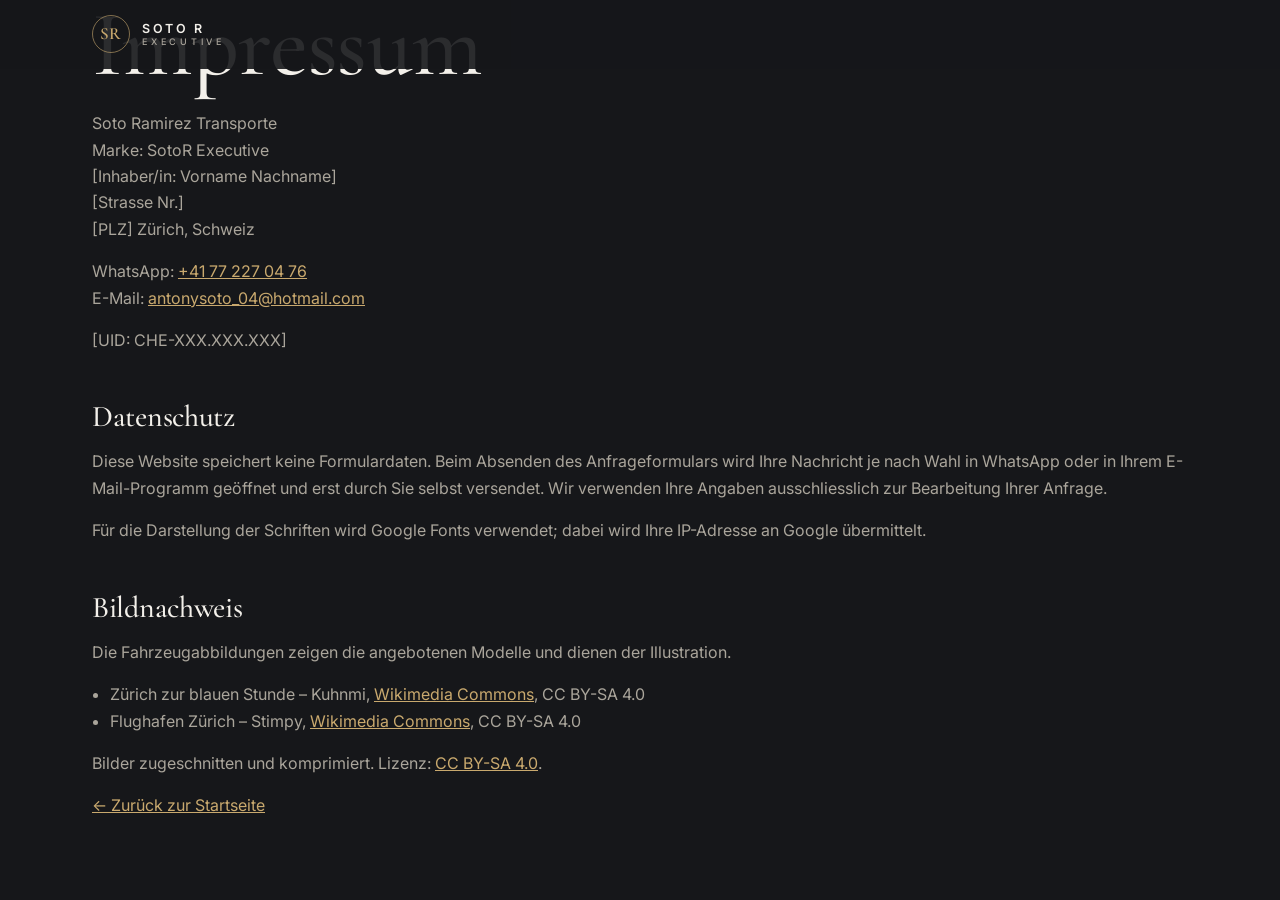
<file: impressum.html>
<!doctype html>
<html lang="de-CH">
<head>
<meta charset="utf-8">
<meta name="viewport" content="width=device-width, initial-scale=1">
<title>Impressum &amp; Datenschutz | SotoR Executive</title>
<meta name="robots" content="noindex">
<link rel="icon" href="assets/favicon.svg" type="image/svg+xml">
<link rel="preconnect" href="https://fonts.googleapis.com">
<link rel="preconnect" href="https://fonts.gstatic.com" crossorigin>
<link rel="stylesheet" href="https://fonts.googleapis.com/css2?family=Cormorant+Garamond:ital,wght@0,500;1,500&family=Inter:wght@400;500;600&display=swap">
<link rel="stylesheet" href="assets/styles.css">
<style>
  .top{background:rgba(22,23,26,.9)}
  main{padding:120px 0 80px;max-width:720px}
  main h2{font-size:30px;margin-top:48px}
  main p,main li{color:var(--muted)}
  main a{color:var(--gold)}
  main ul{padding-left:18px}
</style>
</head>
<body>
<header class="top"><div class="wrap"><a class="logo" href="./"><span class="logo-mark" translate="no">SR</span><span class="logo-text" translate="no">SOTO R<small>EXECUTIVE</small></span></a></div></header>
<main class="wrap">
  <h1>Impressum</h1>
  <p>Soto Ramirez Transporte<br>Marke: SotoR Executive<br>[Inhaber/in: Vorname Nachname]<br>[Strasse Nr.]<br>[PLZ] Zürich, Schweiz</p>
  <p>WhatsApp: <a href="https://wa.me/41772270476" rel="noopener">+41 77 227 04 76</a><br>E-Mail: <a href="mailto:antonysoto_04@hotmail.com">antonysoto_04@hotmail.com</a></p>
  <p>[UID: CHE-XXX.XXX.XXX]</p>

  <h2>Datenschutz</h2>
  <p>Diese Website speichert keine Formulardaten. Beim Absenden des Anfrageformulars wird Ihre Nachricht je nach Wahl in WhatsApp oder in Ihrem E-Mail-Programm geöffnet und erst durch Sie selbst versendet. Wir verwenden Ihre Angaben ausschliesslich zur Bearbeitung Ihrer Anfrage.</p>
  <p>Für die Darstellung der Schriften wird Google Fonts verwendet; dabei wird Ihre IP-Adresse an Google übermittelt.</p>

  <h2>Bildnachweis</h2>
  <p>Die Fahrzeugabbildungen zeigen die angebotenen Modelle und dienen der Illustration.</p>
  <ul>
    <li>Zürich zur blauen Stunde – Kuhnmi, <a href="https://commons.wikimedia.org/wiki/File:Zurich_skyline_blue_hour.jpg" rel="noopener">Wikimedia Commons</a>, CC BY-SA 4.0</li>
    <li>Flughafen Zürich – Stimpy, <a href="https://commons.wikimedia.org/wiki/File:Swiss_International_Air_Lines_aircraft_at_Zurich_International_Airport_against_%22Flughafen_Z%C3%BCrich%22_sign_1.jpg" rel="noopener">Wikimedia Commons</a>, CC BY-SA 4.0</li>
  </ul>
  <p>Bilder zugeschnitten und komprimiert. Lizenz: <a href="https://creativecommons.org/licenses/by-sa/4.0/" rel="noopener">CC BY-SA 4.0</a>.</p>
  <p><a href="./">← Zurück zur Startseite</a></p>
</main>
</body>
</html>
</file>
<file: assets/styles.css>
/* SotoR Executive — mobile first */
*,*::before,*::after{box-sizing:border-box}
:root{
  --ink:#16171a;          /* graphite, not pure black */
  --ink-2:#1d1f23;
  --ink-3:#262930;
  --line:rgba(255,255,255,.09);
  --text:#f3f0ea;
  --muted:#aaa59b;
  --gold:#c9a96e;
  --gold-soft:rgba(201,169,110,.14);
  --ivory:#f4f1ea;
  --ivory-2:#ebe6dc;
  --ink-text:#1c1d21;
  --ink-muted:#6b675f;
  --serif:"Cormorant Garamond",Georgia,"Times New Roman",serif;
  --sans:Inter,system-ui,-apple-system,"Segoe UI",Roboto,sans-serif;
  --gut:20px;--max:1160px;--r:18px;
  --ease:cubic-bezier(.2,.7,.2,1);
  color-scheme:dark;
}
html{scroll-behavior:smooth;-webkit-text-size-adjust:100%;scroll-padding-top:70px}
html,body{overflow-x:hidden}
@supports (overflow:clip){html,body{overflow-x:clip}}
body{margin:0;background:var(--ink);color:var(--text);font:400 16px/1.65 var(--sans);-webkit-font-smoothing:antialiased}
a{color:inherit}
img{display:block;max-width:100%}
svg{display:block;flex:none}
.wrap{max-width:var(--max);margin:0 auto;padding:0 var(--gut)}
.skip{position:absolute;left:-9999px}
.skip:focus{left:12px;top:12px;z-index:99;background:var(--text);color:var(--ink);padding:8px 14px;border-radius:8px}
:focus-visible{outline:2px solid var(--gold);outline-offset:3px}

/* ---------- Type ---------- */
.eyebrow{display:inline-flex;align-items:center;gap:12px;margin:0 0 18px;font-size:11.5px;font-weight:500;letter-spacing:.24em;text-transform:uppercase;color:var(--gold)}
.eyebrow::before{content:"";width:28px;height:1px;background:currentColor}
h1,h2{font-family:var(--serif);font-weight:500;letter-spacing:-.01em;text-wrap:balance}
h1{margin:0 0 20px;font-size:clamp(44px,12vw,92px);line-height:.98}
h1 em,h2 em{font-style:italic;color:var(--gold)}
h2{margin:0 0 14px;font-size:clamp(36px,8.5vw,60px);line-height:1.04}
h3{margin:0 0 6px;font-size:18px;font-weight:600;letter-spacing:-.01em}
.sub{margin:0 0 36px;max-width:34em;font-size:17px;color:var(--muted)}

/* ---------- Buttons ---------- */
.btn{display:inline-flex;align-items:center;justify-content:center;gap:10px;min-height:54px;padding:0 28px;border-radius:999px;border:1px solid transparent;font-family:var(--sans);font-size:15px;font-weight:600;line-height:1;letter-spacing:.01em;text-decoration:none;cursor:pointer;transition:background .25s,color .25s,border-color .25s,transform .25s var(--ease)}
.btn:active{transform:scale(.98)}
.btn svg{width:18px;height:18px}
.btn-gold{background:var(--gold);color:#1a1712}
.btn-gold:hover{background:#d6b97f}
.btn-line{background:rgba(255,255,255,.04);color:var(--text);border-color:rgba(255,255,255,.28);-webkit-backdrop-filter:blur(8px);backdrop-filter:blur(8px)}
.btn-line:hover{border-color:var(--text);background:rgba(255,255,255,.1)}
.btn-dark{background:var(--ink-text);color:var(--ivory)}
.btn-dark:hover{background:#000}
.btn-sm{min-height:42px;padding:0 20px;font-size:14px}
/* WhatsApp brand green */
.btn-wa{background:#25d366;color:#fff;text-shadow:0 1px 1px rgba(0,0,0,.18);box-shadow:0 10px 30px -12px rgba(37,211,102,.55)}
.btn-wa:hover{background:#1ebe5b}
.btn-wa svg{width:20px;height:20px;filter:drop-shadow(0 1px 1px rgba(0,0,0,.15))}
.wa-float{position:fixed;right:24px;bottom:24px;z-index:50;display:none;place-items:center;width:60px;height:60px;border-radius:50%;background:#25d366;color:#fff;box-shadow:0 14px 34px -10px rgba(37,211,102,.6),0 4px 12px rgba(0,0,0,.3);transition:transform .25s var(--ease),background .25s}
.wa-float:hover{background:#1ebe5b;transform:scale(1.06)}
.wa-float svg{width:30px;height:30px}
.foot-wa{display:inline-flex;align-items:center;gap:8px}
.foot-wa svg{width:16px;height:16px;color:#25d366}
.link{background:none;border:0;padding:10px 0;font:inherit;font-size:14px;color:var(--muted);text-decoration:underline;text-underline-offset:4px;cursor:pointer}
.link:hover{color:var(--text)}
.link{display:inline-flex;align-items:center;gap:8px}
.link svg{width:15px;height:15px;color:var(--gold)}
.foot-mail{display:inline-flex;align-items:center;gap:8px}
.foot-mail svg{width:16px;height:16px;color:var(--gold)}

/* ---------- Header ---------- */
.top{position:fixed;inset:0 0 auto;z-index:40;transition:background .35s,border-color .35s,backdrop-filter .35s;border-bottom:1px solid transparent}
.top.solid{background:rgba(22,23,26,.82);-webkit-backdrop-filter:blur(14px) saturate(140%);backdrop-filter:blur(14px) saturate(140%);border-color:var(--line)}
.top .wrap{display:flex;align-items:center;justify-content:space-between;height:68px}
.logo{display:flex;align-items:center;gap:12px;text-decoration:none}
.logo-mark{display:grid;place-items:center;width:38px;height:38px;border:1px solid rgba(201,169,110,.6);border-radius:50%;font-family:var(--serif);font-size:17px;font-weight:600;color:var(--gold);letter-spacing:.02em}
.logo-text{font-size:12.5px;font-weight:600;letter-spacing:.2em;line-height:1.25}
.logo-text small{display:block;font-size:9px;font-weight:500;letter-spacing:.42em;color:var(--muted)}
.menu{display:none;gap:30px;margin:0;padding:0;list-style:none;font-size:14px}
.menu a{text-decoration:none;color:rgba(243,240,234,.78);transition:color .2s}
.menu a:hover{color:var(--text)}
.top-right{display:flex;align-items:center;gap:14px}
.lang{display:flex;border:1px solid var(--line);border-radius:999px;padding:3px}
.lang a{padding:5px 9px;border-radius:999px;font-size:11px;font-weight:500;letter-spacing:.08em;color:var(--muted);text-decoration:none}
.lang a[aria-current]{background:rgba(255,255,255,.1);color:var(--text)}
.top .btn{display:none}

/* ---------- Hero ---------- */
.hero{position:relative;display:flex;align-items:flex-end;min-height:100svh;padding:120px 0 40px;overflow:hidden;isolation:isolate}
.hero-bg{position:absolute;inset:0;z-index:-2}
.hero-bg img{width:100%;height:100%;object-fit:cover;object-position:68% 50%;transform:scale(1.12);animation:kenburns 22s var(--ease) forwards}
.hero::after{content:"";position:absolute;inset:0;z-index:-1;background:
  linear-gradient(180deg,rgba(22,23,26,.55) 0%,rgba(22,23,26,.1) 22%,rgba(22,23,26,.62) 42%,rgba(22,23,26,.85) 62%,var(--ink) 100%),
  radial-gradient(120% 70% at 0% 100%,rgba(22,23,26,.75),transparent 70%)}
@keyframes kenburns{to{transform:scale(1)}}
.hero>.wrap{width:100%}
.hero .eyebrow{color:#e2c48d;text-shadow:0 1px 12px rgba(0,0,0,.5)}
.hero h1{text-shadow:0 2px 24px rgba(0,0,0,.35)}
.hero .lead{margin:0 0 32px;max-width:30em;font-size:18px;font-weight:500;color:#fff;text-shadow:0 1px 2px rgba(0,0,0,.7),0 2px 18px rgba(0,0,0,.55)}
.cta{display:grid;gap:12px}
.hero-facts{display:grid;grid-template-columns:repeat(3,1fr);gap:12px;margin:44px 0 0;padding:22px 0 0;border-top:1px solid rgba(255,255,255,.16);list-style:none}
.hero-facts strong{display:block;font-family:var(--serif);font-size:24px;font-weight:500;line-height:1.1;white-space:nowrap}
.hero-facts span{font-size:12px;color:var(--muted);letter-spacing:.02em}
.stats strong{font-size:30px;color:var(--gold);font-variant-numeric:lining-nums tabular-nums}
.stats strong span{font:inherit;color:inherit;letter-spacing:0}

/* Intro animation */
.intro>*{opacity:0;transform:translateY(22px);animation:rise 1s var(--ease) forwards}
.intro>:nth-child(1){animation-delay:.15s}
.intro>:nth-child(2){animation-delay:.3s}
.intro>:nth-child(3){animation-delay:.48s}
.intro>:nth-child(4){animation-delay:.64s}
.intro>:nth-child(5){animation-delay:.8s}
@keyframes rise{to{opacity:1;transform:none}}

/* ---------- Sections ---------- */
section{padding:84px 0;position:relative}
.light{background:var(--ivory);color:var(--ink-text)}
.light .sub{color:var(--ink-muted)}
.light .eyebrow{color:#9a7a3f}
.light h2 em{color:#9a7a3f}
.head-row{display:flex;flex-wrap:wrap;align-items:flex-end;justify-content:space-between;gap:12px 32px}

/* Reveal on scroll (only when JS is available) */
.js .reveal{opacity:0;transform:translateY(28px);transition:opacity .9s var(--ease),transform .9s var(--ease)}
.js .reveal.in{opacity:1;transform:none}

/* ---------- Fleet slider ---------- */
.fleet{background:linear-gradient(180deg,var(--ink) 0%,var(--ink-2) 100%)}
.slider{position:relative}
.track{display:flex;gap:14px;overflow-x:auto;scroll-snap-type:x mandatory;scroll-behavior:smooth;-webkit-overflow-scrolling:touch;scrollbar-width:none;padding:0 var(--gut);margin:0 calc(var(--gut)*-1);overscroll-behavior-x:contain}
.track::-webkit-scrollbar{display:none}
.slide{flex:0 0 88%;scroll-snap-align:center;background:var(--ink-3);border:1px solid var(--line);border-radius:22px;overflow:hidden;display:flex;flex-direction:column}
.slide-img{position:relative;aspect-ratio:16/10;overflow:hidden;background:#2b2e34}
.slide-img img{width:100%;height:100%;object-fit:cover;transition:transform 1.4s var(--ease)}
.slide.active .slide-img img{transform:scale(1.04)}
.slide-img::after{content:"";position:absolute;inset:auto 0 0;height:45%;background:linear-gradient(transparent,rgba(38,41,48,.85))}
.gallery img{position:absolute;inset:0;transition:opacity 1.1s var(--ease),transform 1.4s var(--ease)}
.gallery img+img{opacity:0}
.gallery.alt img:first-of-type{opacity:0}
.gallery.alt img+img{opacity:1}
.views{position:absolute;bottom:14px;right:14px;z-index:2;display:flex;padding:3px;border-radius:999px;background:rgba(22,23,26,.7);-webkit-backdrop-filter:blur(8px);backdrop-filter:blur(8px)}
.views button{padding:6px 11px;border:0;border-radius:999px;background:none;color:var(--muted);font:500 11px/1 var(--sans);letter-spacing:.12em;text-transform:uppercase;cursor:pointer;transition:background .25s,color .25s}
.views button[aria-pressed="true"]{background:rgba(255,255,255,.14);color:var(--text)}
.badge{position:absolute;top:14px;left:14px;z-index:1;padding:6px 12px;border-radius:999px;background:rgba(22,23,26,.7);-webkit-backdrop-filter:blur(8px);backdrop-filter:blur(8px);font-size:11px;font-weight:500;letter-spacing:.16em;text-transform:uppercase;color:var(--gold)}
.slide-body{padding:6px 22px 24px;display:flex;flex-direction:column;gap:14px;flex:1}
.slide-body h3{font-family:var(--serif);font-size:30px;font-weight:500;line-height:1.1;margin:0}
.slide-body p{margin:0;font-size:15px;color:var(--muted)}
.specs{display:flex;flex-wrap:wrap;gap:8px;margin:auto 0 0;padding:6px 0 0;list-style:none}
.specs li{display:inline-flex;align-items:center;gap:7px;padding:7px 12px;border-radius:999px;background:rgba(255,255,255,.05);border:1px solid var(--line);font-size:13px;color:#d9d5cd}
.specs svg{width:15px;height:15px;color:var(--gold)}
.slider-ui{display:flex;align-items:center;justify-content:space-between;margin-top:22px}
.dots{display:flex;gap:8px}
.dots button{width:28px;height:4px;padding:0;border:0;border-radius:4px;background:rgba(255,255,255,.18);cursor:pointer;position:relative;overflow:hidden}
.dots button[aria-current="true"]{background:rgba(255,255,255,.18)}
.dots button[aria-current="true"]::after{content:"";position:absolute;inset:0;background:var(--gold);transform-origin:left;animation:fill var(--dur,6s) linear forwards}
.slider.paused .dots button[aria-current="true"]::after{animation:none;transform:none}
@keyframes fill{from{transform:scaleX(0)}to{transform:scaleX(1)}}
.arrows{display:flex;gap:8px}
.arrows button{display:grid;place-items:center;width:46px;height:46px;border-radius:50%;border:1px solid rgba(255,255,255,.2);background:transparent;color:var(--text);cursor:pointer;transition:border-color .2s,background .2s}
.arrows button:hover{border-color:var(--gold);background:var(--gold-soft)}
.arrows svg{width:18px;height:18px}
.fleet-note{margin:30px 0 0;padding:18px 20px;border:1px dashed rgba(201,169,110,.35);border-radius:14px;font-size:15px;color:var(--muted)}
.fleet-note strong{color:var(--text);font-weight:600}

/* ---------- Services ---------- */
.services{display:grid;gap:0;margin:0;padding:0;list-style:none;border-top:1px solid rgba(28,29,33,.14)}
.services li{display:grid;grid-template-columns:44px 1fr;gap:4px 14px;padding:24px 0;border-bottom:1px solid rgba(28,29,33,.14)}
.services li>:not(.n){grid-column:2}
.services .n{grid-row:span 3;font-family:var(--serif);font-size:22px;color:#9a7a3f;line-height:1.2}
.services h3{font-size:19px;margin:0}
.services p{margin:0;font-size:15px;color:var(--ink-muted)}
.cities{display:flex;flex-wrap:wrap;gap:6px;margin-top:10px !important}
.cities span{padding:3px 10px;border-radius:999px;background:var(--ivory-2);font-size:12.5px;color:#4d4a44}

/* ---------- Airport band ---------- */
.band{padding:0;overflow:hidden}
.band-inner{position:relative;min-height:540px;display:flex;align-items:flex-end;isolation:isolate}
.band-inner>img{position:absolute;inset:0;z-index:-2;width:100%;height:100%;object-fit:cover;object-position:40% 50%}
.band-inner::before{content:"";position:absolute;inset:0;z-index:-1;background:linear-gradient(180deg,rgba(22,23,26,.2) 0%,rgba(22,23,26,.6) 45%,rgba(22,23,26,.95) 100%)}
.band .wrap{padding-top:120px;padding-bottom:56px;width:100%}
.band h2{max-width:13em}
.band .sub{color:rgba(243,240,234,.82);margin-bottom:0}

/* ---------- Features ---------- */
.features{display:grid;grid-template-columns:repeat(2,minmax(0,1fr));gap:10px;margin:0;padding:0;list-style:none}
.features h3{font-size:16px}
.features h3,.features p{overflow-wrap:break-word;-webkit-hyphens:auto;hyphens:auto}
.features li{padding:18px;border-radius:var(--r);background:var(--ink-2);border:1px solid var(--line);transition:border-color .3s,transform .3s var(--ease)}
.features li:hover{border-color:rgba(201,169,110,.4);transform:translateY(-2px)}
.ico{display:grid;place-items:center;width:44px;height:44px;margin-bottom:16px;border-radius:12px;background:var(--gold-soft);color:var(--gold)}
.ico svg{width:21px;height:21px}
.features p{margin:0;font-size:14px;line-height:1.55;color:var(--muted)}

/* ---------- B2B ---------- */
.b2b{background:var(--ink-2)}
.b2b-card{position:relative;padding:34px 24px;border-radius:24px;overflow:hidden;background:
  radial-gradient(90% 120% at 100% 0%,rgba(201,169,110,.2),transparent 60%),
  linear-gradient(160deg,#2a2d33,#1f2125);border:1px solid rgba(201,169,110,.25)}
.b2b-card>*{position:relative;z-index:1}
.b2b-card .sub{margin-bottom:26px}
.b2b-card .b2b-img{display:none}
.b2b-list{display:flex;flex-wrap:wrap;gap:8px;margin:0 0 30px;padding:0;list-style:none}
.b2b-list li{padding:7px 14px;border-radius:999px;border:1px solid var(--line);font-size:13px;color:#d9d5cd}

/* ---------- Booking ---------- */
.book{background:var(--ink)}
.form{display:grid;gap:16px;padding:22px;border-radius:24px;background:var(--ink-2);border:1px solid var(--line);box-shadow:0 30px 80px -40px rgba(0,0,0,.6)}
.field label{display:block;margin-bottom:8px;font-size:12px;font-weight:500;letter-spacing:.06em;text-transform:uppercase;color:var(--muted)}
.form>*{min-width:0}
input,select,textarea{width:100%;min-width:0;max-width:100%;min-height:54px;padding:14px 16px;border-radius:12px;border:1px solid rgba(255,255,255,.12);background:var(--ink);color:var(--text);font:inherit;font-size:16px;-webkit-appearance:none;appearance:none;transition:border-color .2s,box-shadow .2s}
textarea{min-height:92px;resize:vertical}
input::placeholder,textarea::placeholder{color:#67635c}
input:focus,select:focus,textarea:focus{outline:none;border-color:var(--gold);box-shadow:0 0 0 4px var(--gold-soft)}
.pax{display:grid;grid-template-columns:repeat(3,1fr);gap:8px}
.pax{position:relative}
.pax input{position:absolute;top:0;left:0;width:1px;height:1px;min-height:0;padding:0;opacity:0;pointer-events:none}
.pax label{display:flex;flex-direction:column;align-items:center;justify-content:center;min-height:62px;margin:0;border-radius:12px;border:1px solid rgba(255,255,255,.12);background:var(--ink);cursor:pointer;text-transform:none;letter-spacing:0;font-size:16px;font-weight:600;color:var(--text);transition:border-color .2s,background .2s}
.pax label small{font-size:11px;font-weight:400;color:var(--muted)}
.pax input:checked+label{border-color:var(--gold);background:var(--gold-soft)}
.pax input:focus-visible+label{outline:2px solid var(--gold);outline-offset:2px}
fieldset{margin:0;padding:0;border:0;min-width:0}
legend{padding:0;margin-bottom:8px;font-size:12px;font-weight:500;letter-spacing:.06em;text-transform:uppercase;color:var(--muted)}
.actions{display:grid;gap:2px;justify-items:center;margin-top:4px}
.actions .btn{width:100%}
.person{display:flex;align-items:center;gap:14px;margin:-12px 0 28px}
.avatar{display:grid;place-items:center;width:52px;height:52px;border-radius:50%;border:1px solid rgba(201,169,110,.6);background:var(--gold-soft);font-family:var(--serif);font-size:20px;font-weight:600;color:var(--gold)}
.person strong{display:block;font-size:17px;font-weight:600}
.person small{font-size:13px;color:var(--muted)}
.book-aside{display:none;gap:14px;margin-top:6px}
.contact-line{display:flex;align-items:center;gap:14px;padding:16px 18px;border-radius:14px;border:1px solid var(--line);text-decoration:none;transition:border-color .2s}
.contact-line:hover{border-color:rgba(201,169,110,.45)}
.contact-line .ico{margin:0;width:40px;height:40px}
.contact-line .ico-wa{background:#25d366;color:#fff}
.contact-line small{display:block;font-size:12px;color:var(--muted)}
.contact-line strong{font-weight:600}

/* ---------- FAQ ---------- */
details{border-bottom:1px solid rgba(28,29,33,.14)}
details:first-of-type{border-top:1px solid rgba(28,29,33,.14)}
summary{display:flex;justify-content:space-between;align-items:center;gap:18px;padding:22px 0;font-size:17px;font-weight:500;cursor:pointer;list-style:none}
summary::-webkit-details-marker{display:none}
summary::after{content:"";flex:none;width:12px;height:12px;border-right:1.5px solid #9a7a3f;border-bottom:1.5px solid #9a7a3f;transform:rotate(45deg) translate(-3px,-3px);transition:transform .3s var(--ease)}
details[open] summary::after{transform:rotate(-135deg)}
details p{margin:0 0 22px;color:var(--ink-muted);max-width:40em}

/* ---------- Footer ---------- */
footer{padding:64px 0 120px;background:var(--ink);border-top:1px solid var(--line);font-size:14px;color:var(--muted)}
.foot{display:grid;grid-template-columns:1fr 1fr;gap:30px}
.foot>:first-child{grid-column:1/-1}
.foot p{margin:14px 0 0}
footer h2{margin:0 0 12px;font-family:var(--sans);line-height:1.4;font-size:11.5px;font-weight:500;letter-spacing:.2em;text-transform:uppercase;color:var(--text)}
footer ul{margin:0;padding:0;list-style:none;line-height:2}
footer a{text-decoration:none}
footer a:hover{color:var(--text)}
.legal{margin-top:44px;padding-top:22px;border-top:1px solid var(--line);font-size:12px;line-height:1.7}
.legal a{text-decoration:underline;text-underline-offset:3px}

/* ---------- Mobile action bar ---------- */
.bar{position:fixed;left:12px;right:12px;bottom:calc(12px + env(safe-area-inset-bottom));z-index:50;display:grid;grid-template-columns:1fr 1fr;gap:8px;padding:8px;border-radius:999px;background:rgba(29,31,35,.88);-webkit-backdrop-filter:blur(14px);backdrop-filter:blur(14px);border:1px solid var(--line);box-shadow:0 18px 40px -12px rgba(0,0,0,.6);transform:translateY(140%);transition:transform .45s var(--ease)}
.bar.show{transform:none}
.bar .btn{min-height:48px;padding:0 14px}

/* ---------- Larger screens ---------- */
@media (min-width:560px){
  .cta{display:flex;flex-wrap:wrap}
  .slide{flex-basis:70%}
}
@media (min-width:760px){
  :root{--gut:32px}
  .features li{padding:24px}
  .features h3{font-size:18px}
  .features p{font-size:15px}
  .form{grid-template-columns:1fr 1fr;padding:32px}
  .full{grid-column:1/-1}
  .foot{grid-template-columns:2fr 1fr 1fr}
  .foot>:first-child{grid-column:auto}
  .b2b-card{padding:56px}
  .services{grid-template-columns:1fr 1fr;column-gap:48px}
}
@media (min-width:980px){
  section{padding:128px 0}
  .menu{display:flex}
  .top .btn{display:inline-flex}
  .bar{display:none}
  .wa-float{display:grid}
  .stats strong{font-size:38px}
  footer{padding-bottom:40px}
  .hero{align-items:center;padding:140px 0 60px}
  .hero::after{background:
    linear-gradient(90deg,rgba(22,23,26,.82) 0%,rgba(22,23,26,.55) 38%,rgba(22,23,26,.05) 70%),
    linear-gradient(180deg,rgba(22,23,26,.4) 0%,transparent 25%,transparent 70%,var(--ink) 100%)}
  .hero-bg img{object-position:50% 50%}
  .hero-facts{max-width:620px}
  .slide{flex-basis:calc(100% - 120px);flex-direction:row}
  .slide-img{flex:0 0 64%;aspect-ratio:auto;min-height:480px}
  .slide-img::after{inset:0 0 0 auto;width:30%;height:auto;background:linear-gradient(90deg,transparent,rgba(38,41,48,.9))}
  .slide-body{padding:44px 40px;justify-content:center}
  .slide-body h3{font-size:42px}
  .features{grid-template-columns:repeat(3,1fr);gap:14px}
  .book-aside{display:grid}
  .b2b-card>:not(.b2b-img){max-width:560px}
  .b2b-card .b2b-img{display:block;position:absolute;z-index:0;inset:0 0 0 auto;width:52%;height:100%;object-fit:cover;opacity:.75;-webkit-mask-image:linear-gradient(90deg,transparent,#000 55%);mask-image:linear-gradient(90deg,transparent,#000 55%)}
  .split{display:grid;grid-template-columns:5fr 6fr;gap:72px;align-items:start}
  .split>:first-child{position:sticky;top:110px}
  .band-inner{min-height:620px;align-items:center}
  .band-inner::before{background:linear-gradient(90deg,rgba(22,23,26,.95) 0%,rgba(22,23,26,.7) 45%,rgba(22,23,26,.1) 100%)}
  .band .wrap{padding-top:0;padding-bottom:0}
}
@media (prefers-reduced-motion:reduce){
  html{scroll-behavior:auto}
  *,*::before,*::after{animation:none !important;transition:none !important}
  .intro>*,.js .reveal{opacity:1;transform:none}
  .hero-bg img{transform:none}
}
</file>
